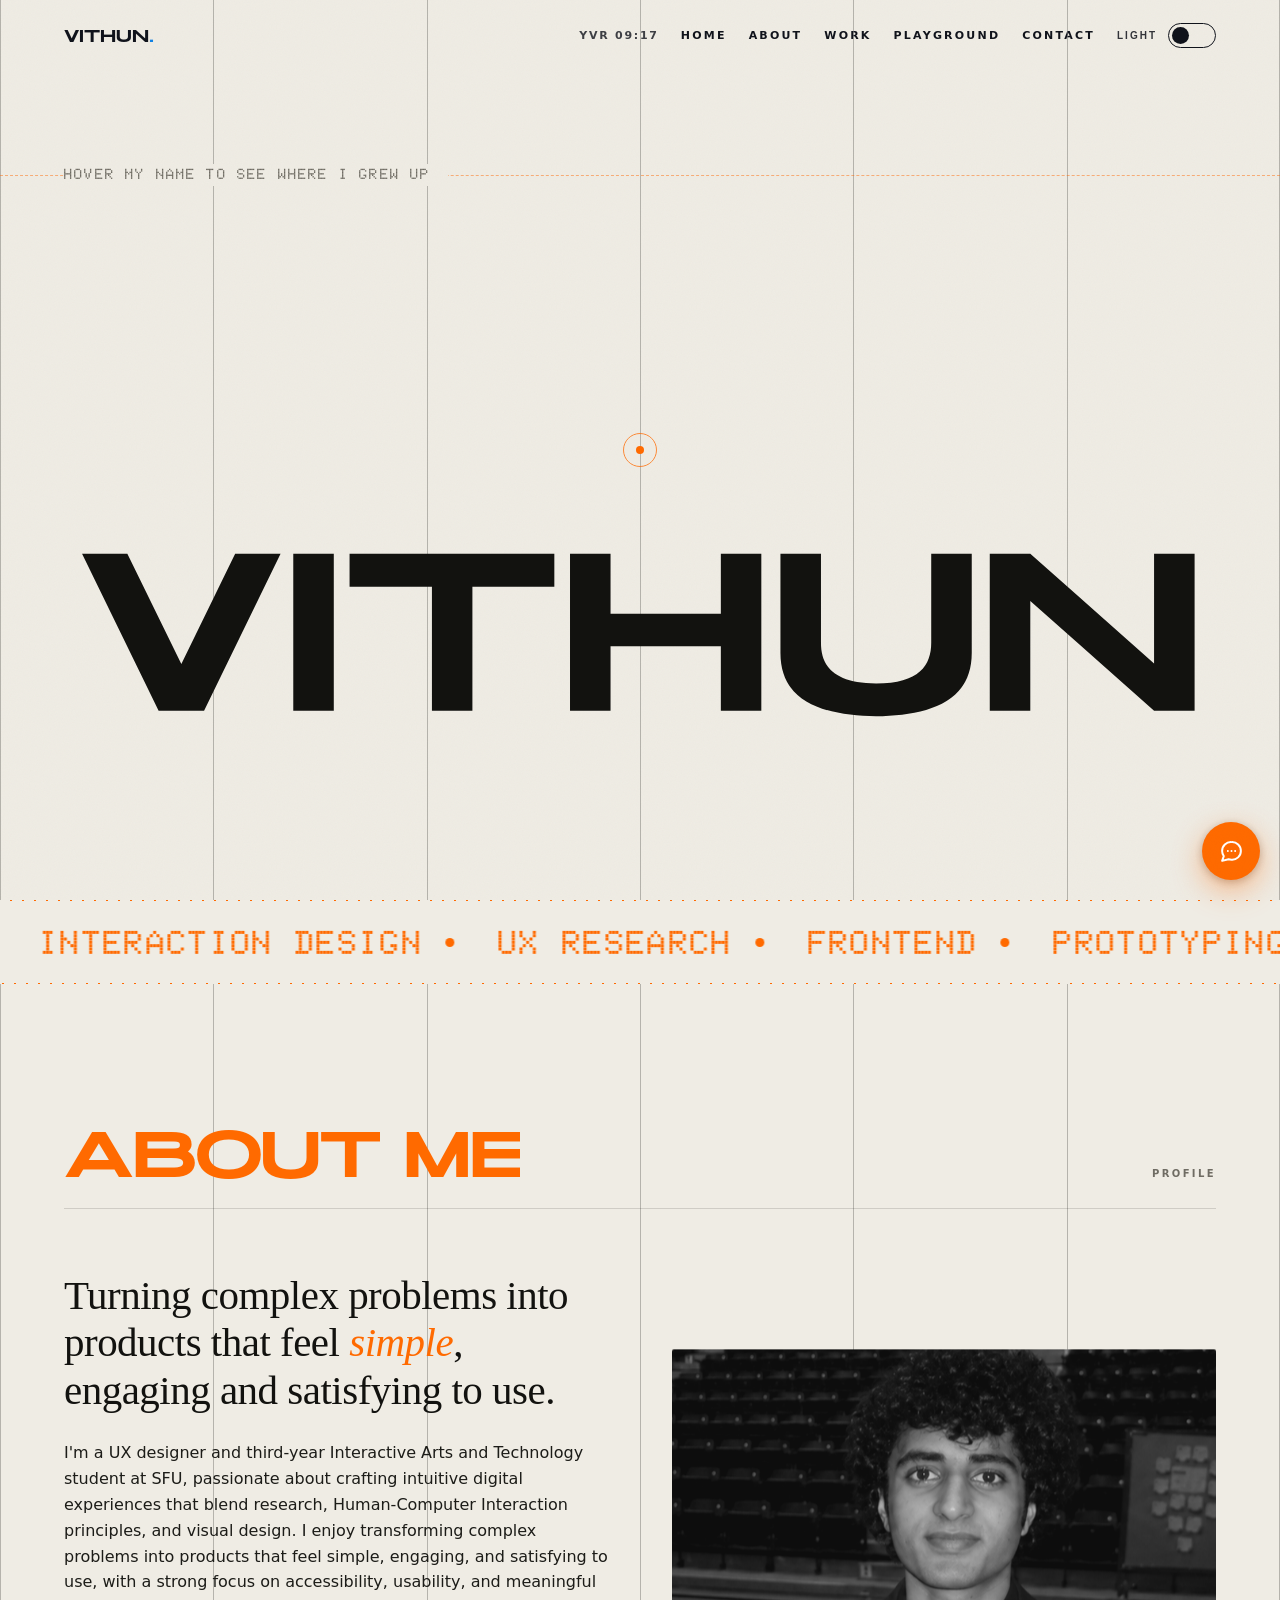
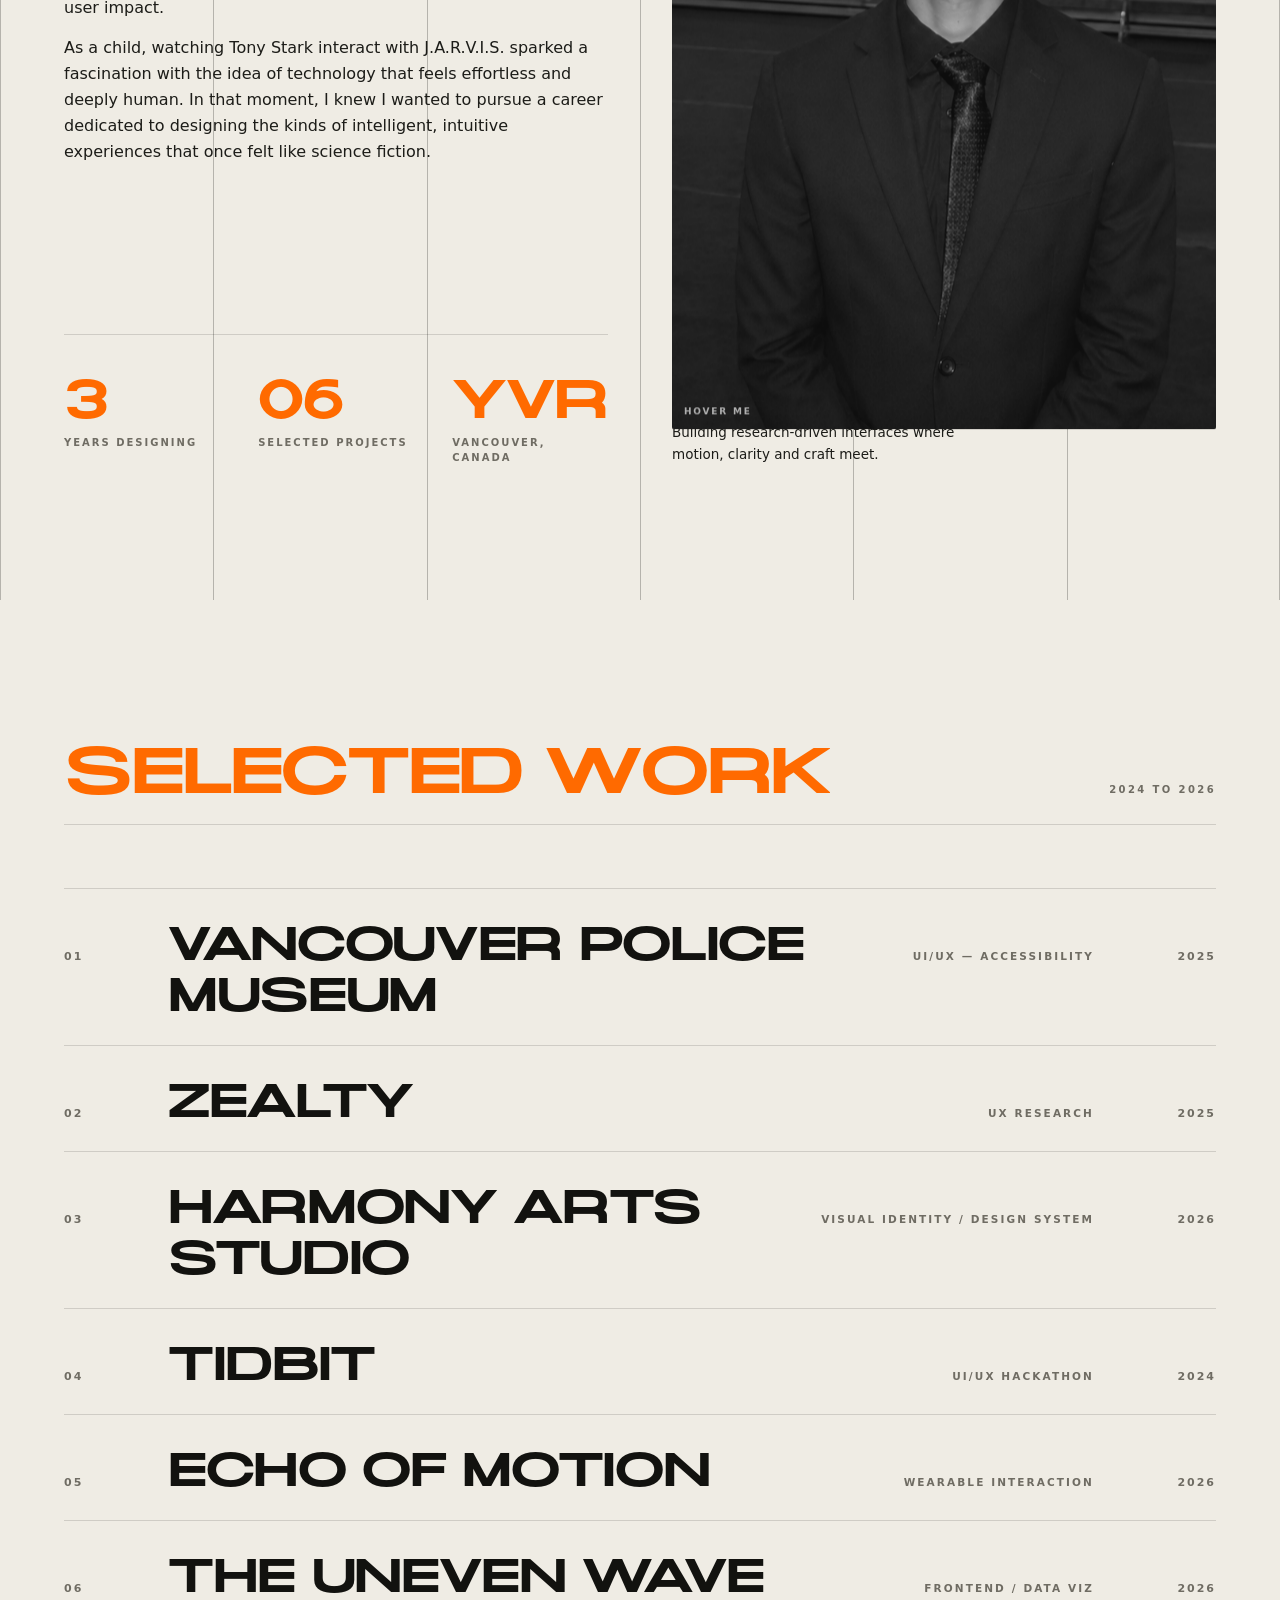
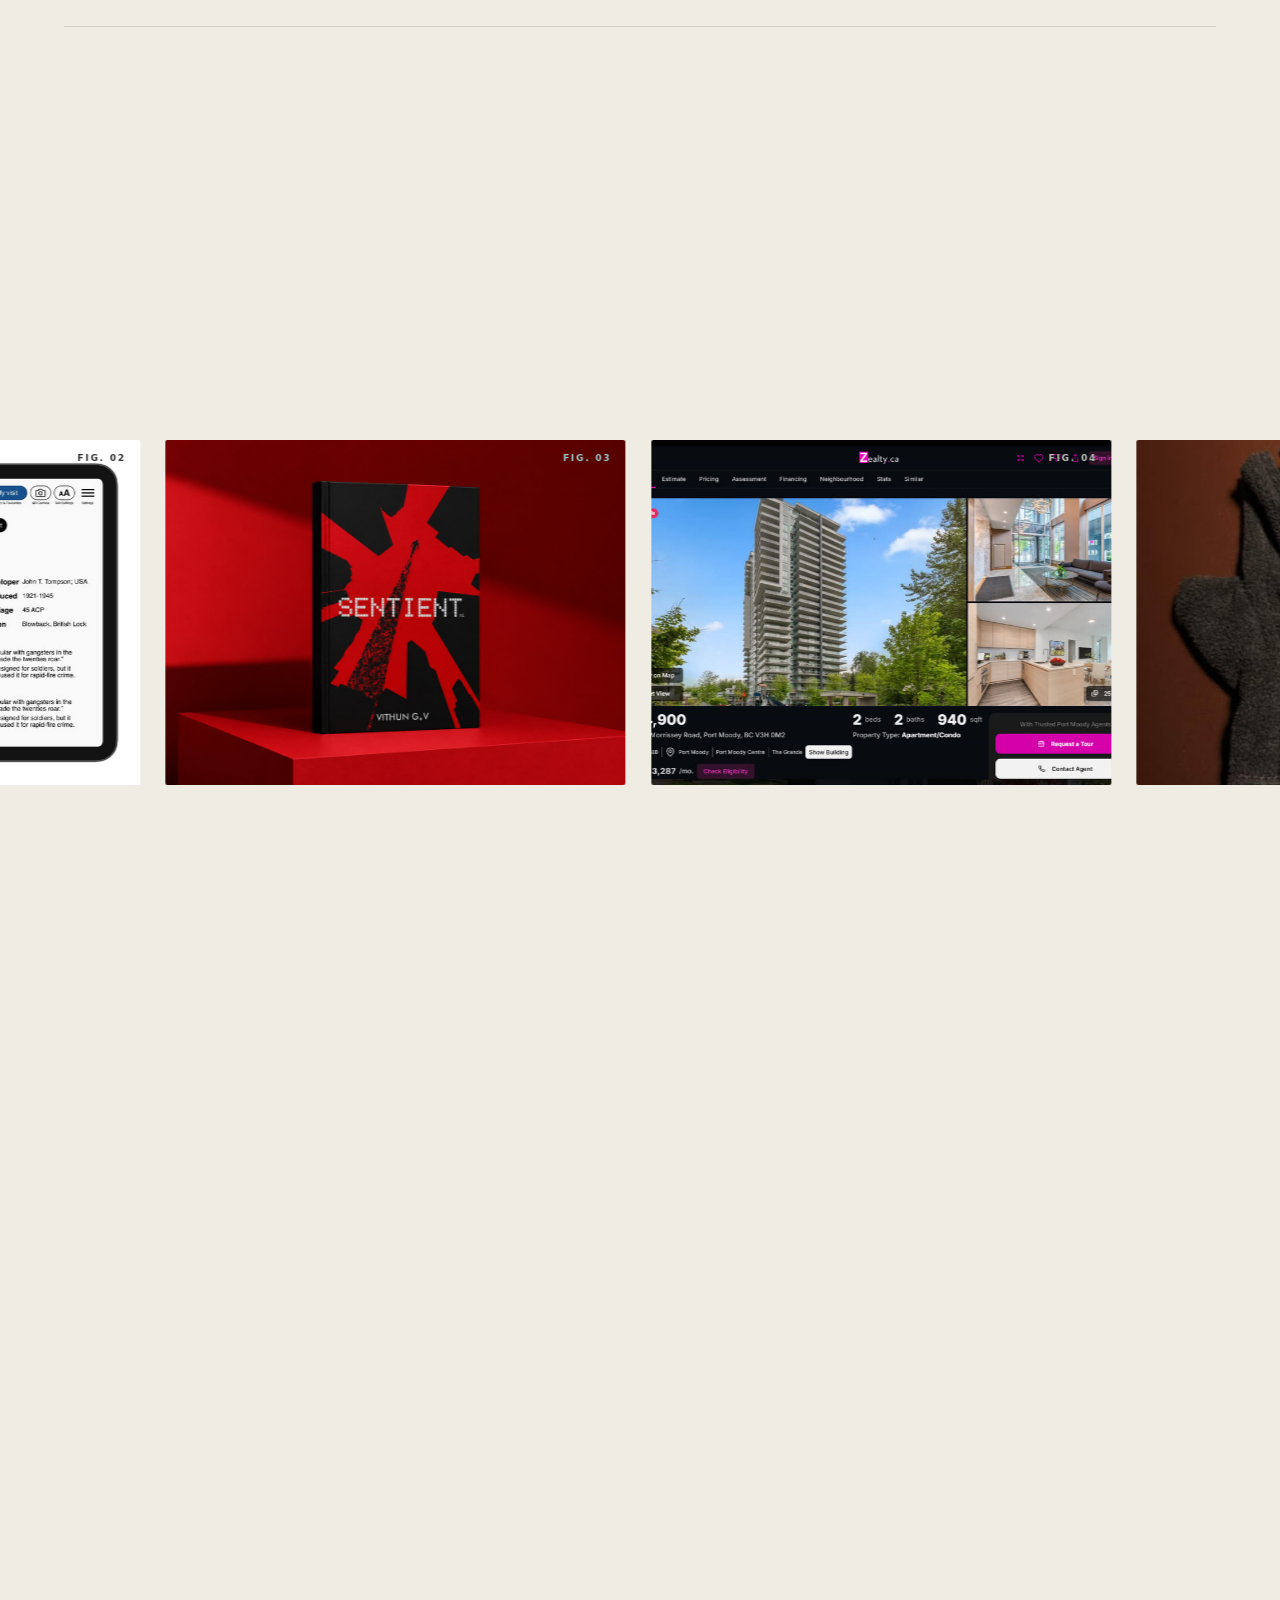
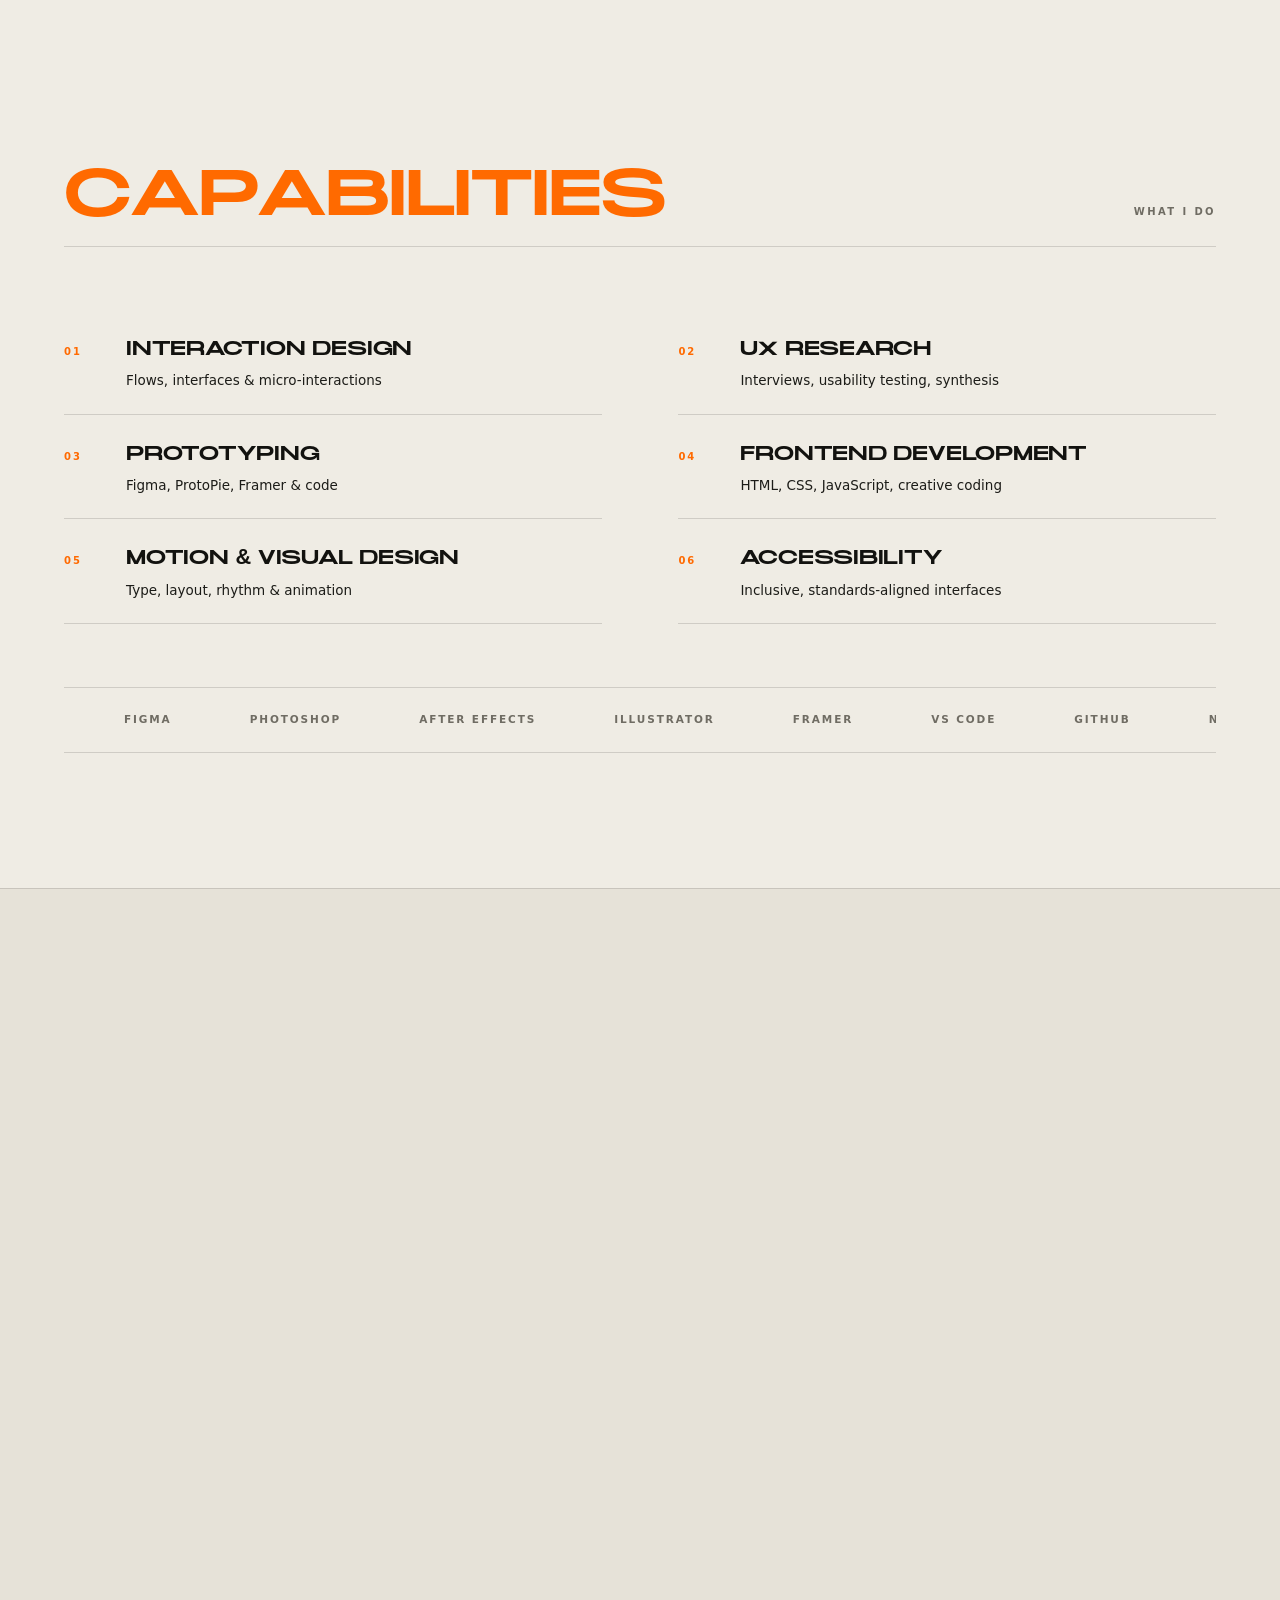
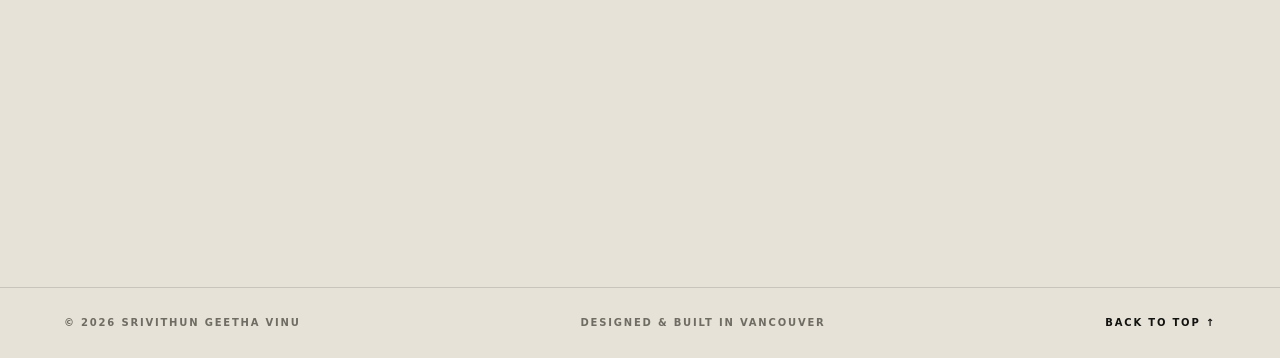
<file: index.html>
<!DOCTYPE html>
<html lang="en">
<head>
<meta charset="UTF-8">
<meta name="viewport" content="width=device-width,initial-scale=1,viewport-fit=cover">
<title>Vithun — UX Designer & Interaction Developer</title>
<meta name="description" content="Srivithun Geetha Vinu — UX designer and interaction developer based in Vancouver. Research-driven interfaces, motion, and frontend.">
<meta property="og:type" content="website">
<meta property="og:title" content="Vithun — UX Designer & Interaction Developer">
<meta property="og:description" content="Research-driven interfaces where motion, clarity and craft meet. Selected work, case studies and a short film.">
<meta property="og:image" content="th-VPMD.jpg">
<meta property="og:site_name" content="Vithun">
<meta name="twitter:card" content="summary_large_image">
<meta name="twitter:title" content="Vithun — UX Designer & Interaction Developer">
<meta name="twitter:description" content="Research-driven interfaces where motion, clarity and craft meet.">
<meta name="twitter:image" content="th-VPMD.jpg">
<link rel="preconnect" href="https://api.fontshare.com" crossorigin>
<link rel="preconnect" href="https://fonts.googleapis.com">
<link rel="preconnect" href="https://fonts.gstatic.com" crossorigin>
<link href="https://api.fontshare.com/v2/css?f[]=satoshi@400,500,700,900&f[]=zodiak@400,401&display=swap" rel="stylesheet">
<link href="https://fonts.googleapis.com/css2?family=Doto:wght@500;700;900&display=swap" rel="stylesheet">
<script>
/* Touch devices get the dedicated mobile build.

   NOT `pointer:coarse` on its own. That asks what the PRIMARY pointer is, and
   on a Windows laptop with a touchscreen the answer can be "touch" even though
   there is a trackpad right there — so those machines were being redirected to
   the phone build at full desktop width. It looks close enough to the desktop
   layout at 1080px that the giveaway was small: the header clock is not in the
   mobile build, so the time appeared to vanish.

   A device is a phone or tablet if the viewport is narrow, or if it has a
   coarse pointer and NO fine one at all. A touchscreen laptop has both, and
   stays here where it belongs.

   Add ?force to the URL to stay on this build regardless. */
(function(){
  if(/[?&]force\b/.test(location.search))return;
  var narrow=innerWidth<=760, touchOnly=false;
  try{
    touchOnly=matchMedia('(pointer:coarse)').matches &&
              !matchMedia('(any-pointer:fine)').matches;
  }catch(e){}
  if(narrow||touchOnly)location.replace('mobile.html'+location.hash);
})();
</script>
<script src="motion.js"></script>
<script src="clock.js" defer></script>
<script src="theme.js"></script>
<script src="softscroll.js"></script>
<script src="portrait-src.js"></script>
<script src="halftone.js" defer></script>
<!-- warm the sibling pages so the hop between them is as short as possible -->
<link rel="prefetch" href="about.html"><link rel="prefetch" href="work.html">
<style>
@font-face{font-family:'Humanism';src:url('fonts/humanism-bolddemo.otf') format('opentype');font-weight:700;font-display:swap}

:root{
  --paper:#EFECE4; --paper-2:#E6E2D8; --paper-3:#DCD7CB;
  --ink:#12120F; --ink-2:#1C1C18; --muted:#6F6C63;
  --rule:rgba(18,18,15,.14);
  --panel-bg:#12120F; --panel-fg:#EFECE4; --panel-rule:rgba(239,236,228,.16); --panel-muted:#8D8A80;
  --accent:#FF6A00; --accent-soft:rgba(255,106,0,.14); --orange:#FF6A00;
  --on-accent:#12120F;
  --ease:cubic-bezier(.16,1,.3,1);
  --ease-io:cubic-bezier(.65,0,.35,1);
  --pad:clamp(20px,5vw,88px);
}
html.dark{
  --paper:#111110; --paper-2:#171714; --paper-3:#232320;
  --ink:#EDEAE2; --ink-2:#D6D2C8; --muted:#8E8A80;
  --rule:rgba(237,234,226,.15);
  --panel-bg:#080807; --panel-fg:#EDEAE2; --panel-rule:rgba(237,234,226,.14); --panel-muted:#87847B;
}
html,body,section,footer,.ticker{transition:background-color .55s ease,color .55s ease}
*{margin:0;padding:0;box-sizing:border-box}
html{-webkit-text-size-adjust:100%;overflow-x:clip}
/* NB: no `scroll-behavior:smooth` here — it fights the JS soft-scroll below,
   which sets the scroll position every frame, and causes drift/jitter.      */
html,body{transition:background-color .5s ease,color .5s ease}

/* ---------------- base ---------------- */
body{background:var(--paper);color:var(--ink);font-family:'Satoshi','Inter',system-ui,sans-serif;
  font-weight:500;line-height:1.45;-webkit-font-smoothing:antialiased;overflow-x:clip}
body.lock{overflow:hidden;padding-right:var(--sbw,0px)}
img{display:block;max-width:100%}
a{color:inherit;text-decoration:none}
::selection{background:var(--accent);color:#12120F}
section{position:relative}
footer{display:flex;flex-wrap:wrap;gap:18px;justify-content:space-between;
  padding:28px var(--pad);background:var(--paper-2);color:var(--muted);
  border-top:1px solid var(--rule)}
footer span{font-size:10px;letter-spacing:.18em;text-transform:uppercase;font-weight:700}
footer a{color:var(--ink)}

/* ---------------- playground shell ----------------
   Without this the panel has no position and no clip, so it renders inline at
   the top of the document and sits open over the hero for ever. */
#pg{position:fixed;inset:0;z-index:460;background:var(--paper);color:var(--ink);
  pointer-events:none;overflow:hidden;
  clip-path:inset(100% 0 0 0);
  transition:clip-path .72s cubic-bezier(.76,0,.24,1)}
#pg.on{clip-path:inset(0 0 0 0);pointer-events:auto}
#pgCanvas,.pg-top{opacity:0;transform:translateY(20px);
  transition:opacity .5s var(--ease),transform .65s var(--ease)}
#pg.on #pgCanvas,#pg.on .pg-top{opacity:1;transform:none;transition-delay:.14s}
@media (prefers-reduced-motion:reduce){html:not(.motion-full) #pg{transition:opacity .2s ease;clip-path:none;opacity:0}html:not(.motion-full) #pg.on{opacity:1}}

/* ---------------- menu shell ---------------- */
#menu{position:fixed;inset:0;z-index:390;background:var(--panel-bg);color:var(--panel-fg);
  display:flex;flex-direction:column;justify-content:center;gap:2px;
  padding:calc(var(--pad) + env(safe-area-inset-top)) var(--pad) var(--pad);
  clip-path:inset(0 0 100% 0);pointer-events:none;
  transition:clip-path .72s cubic-bezier(.76,0,.24,1)}
#menu a{display:flex;align-items:baseline;gap:16px;
  font-family:'Humanism',sans-serif;font-weight:700;text-transform:uppercase;
  font-size:clamp(38px,7vw,78px);line-height:1.04;letter-spacing:-.03em;
  opacity:0;transform:translateY(26px);
  transition:opacity .5s var(--ease),transform .6s var(--ease)}
#menu a em{font-style:normal;font-size:11px;letter-spacing:.2em;color:var(--accent);flex:none}

/* ---------------- ticker ----------------
   One row, not three: the three .tk tracks are siblings that have to sit side by
   side so the marquee can loop seamlessly. The dotted rules ride the same
   offset the script writes into --dotA / --dotB. */
.ticker{position:relative;display:flex;overflow:hidden;padding:18px 0;background:var(--paper);
  background-image:
    repeating-linear-gradient(90deg,var(--accent) 0 2px,transparent 2px 12px),
    repeating-linear-gradient(90deg,var(--accent) 0 2px,transparent 2px 12px);
  background-size:200% 1px,200% 1px;
  background-position:var(--dotA,0) top,var(--dotB,0) bottom;
  background-repeat:no-repeat}

/* ---------------- the city label beside the hero prompt ---------------- */
/* pushed to the far end of the row, so the rule runs between the prompt and
   the place rather than trailing off after both */
.fl-now{position:relative;z-index:2;margin-left:auto;background:var(--paper);padding:0 0 0 18px;
  font-family:'Satoshi','Inter',system-ui,sans-serif;font-weight:700;
  font-size:clamp(11px,1.05vw,14px);letter-spacing:.18em;text-transform:uppercase;color:var(--accent);
  white-space:nowrap;opacity:0;transform:translateY(4px);
  transition:opacity .45s var(--ease),transform .45s var(--ease)}
.fl-now.on{opacity:1;transform:none}

/* ---------------- headings: the per-letter rise ----------------
   splitLetters() wraps each word in .wd and each character in .ch with a
   staggered delay. The word is the mask; the letters climb out of it, so the
   heading itself must not also fade in as a block. */
.sec-head h2 .wd,.ct-big .wd{display:inline-block;overflow:hidden;vertical-align:top;white-space:nowrap}
.sec-head h2 .ch,.ct-big .ch{display:inline-block;transform:translateY(108%);
  transition:transform .9s var(--ease)}
.sec-head h2.rv,.ct-big.rv{opacity:1;transform:none}
.sec-head h2.rv.in .ch,.ct-big.rv.in .ch{transform:none}
@media (prefers-reduced-motion:reduce){html:not(.motion-full) .sec-head h2 .ch,html:not(.motion-full) .ct-big .ch{transform:none}}

/* ==========================================================================
   REBUILT. This block was lost to a bad regex during the colour-mode removal
   and has been written back from the surviving markup, the responsive
   overrides further down (which document the desktop values they replace),
   and the header rules that still existed verbatim in about.html.
   ========================================================================== */

/* ---------------- grain, cursor ---------------- */
#grain{position:fixed;inset:0;z-index:9500;pointer-events:none;opacity:.038;mix-blend-mode:multiply;
  background-image:url("data:image/svg+xml,%3Csvg xmlns='http://www.w3.org/2000/svg' width='140' height='140'%3E%3Cfilter id='n'%3E%3CfeTurbulence type='fractalNoise' baseFrequency='.85' numOctaves='3'/%3E%3C/filter%3E%3Crect width='140' height='140' filter='url(%23n)'/%3E%3C/svg%3E")}
html.dark #grain{mix-blend-mode:screen;opacity:.05}
#cur,#curRing{position:fixed;top:0;left:0;z-index:9600;pointer-events:none;border-radius:50%;
  will-change:transform}
#cur{width:8px;height:8px;background:var(--accent);
  transition:width .3s var(--ease),height .3s var(--ease),background .3s}
#curRing{width:34px;height:34px;border:1px solid var(--accent);opacity:.75;
  transition:width .45s var(--ease),height .45s var(--ease),opacity .3s,border-color .3s}
#cur.lg{width:12px;height:12px}
#curRing.lg{width:62px;height:62px;opacity:1}
#cur.txt{width:0;height:0}
#curRing.txt{width:74px;height:74px;background:var(--accent);border-color:transparent;opacity:1}
#curRing.txt::after{content:attr(data-t)}
#cur.txt::after{content:attr(data-t);position:absolute;left:50%;top:50%;transform:translate(-50%,-50%);
  font-size:10px;letter-spacing:.16em;text-transform:uppercase;font-weight:700;color:#12120F;
  mix-blend-mode:normal;white-space:nowrap}
@media (hover:none),(max-width:760px){#cur,#curRing{display:none}}

/* ---------------- preloader ---------------- */
#pre{position:fixed;inset:0;z-index:9800;background:var(--panel-bg);color:var(--panel-fg);
  display:flex;align-items:flex-end;justify-content:space-between;gap:clamp(16px,4vw,60px);
  padding:clamp(22px,5vw,60px);overflow:hidden;
  transition:clip-path .8s cubic-bezier(.76,0,.24,1),opacity .42s ease .3s}
#pre.done{clip-path:inset(0 0 100% 0);opacity:0;pointer-events:none}
/* The loader is the fill. Orange rises from the floor of the screen in step
   with the percentage, rather than a hairline creeping along the bottom.

   The type sits over it in the accent with mix-blend-mode:difference, which is
   what makes it invert as the fill passes: orange against the dark ground
   above the line, black against the orange below it. Difference of the accent
   with itself is black, and with the near-black panel it is very nearly the
   accent again, so one colour covers both states with no scripting. */
#preFill{position:absolute;left:0;right:0;bottom:0;height:0;background:var(--accent);z-index:0;
  transition:height .3s cubic-bezier(.3,.8,.35,1)}
#pre .pname,#pre .pct{position:relative;z-index:1;
  color:var(--accent);mix-blend-mode:difference}
/* Set enormous and allowed to run off both edges, so what you see while it
   loads is a fragment of letterforms rather than a word. */
#pre .pname{font-family:'Humanism',sans-serif;font-weight:700;text-transform:uppercase;
  font-size:clamp(96px,21vw,300px);line-height:.78;letter-spacing:-.045em;
  display:flex;overflow:hidden;
  margin-left:calc(var(--pad) * -1);margin-right:calc(var(--pad) * -1);
  white-space:nowrap}
#pre .pname span{display:inline-block;transform:translateY(106%);
  transition:transform .8s var(--ease)}
#pre.in .pname span{transform:none}
#pre .pct{font-family:'Humanism',sans-serif;font-weight:700;
  font-size:clamp(38px,8vw,96px);line-height:.9;letter-spacing:-.03em;
  font-variant-numeric:tabular-nums}

/* ---------------- header, nav, menu ---------------- */
header{position:fixed;top:0;left:0;right:0;z-index:400;display:flex;align-items:center;
  justify-content:space-between;padding:22px var(--pad);mix-blend-mode:difference;color:#fff}
header .brand{font-family:'Humanism',sans-serif;font-weight:700;font-size:19px;text-transform:uppercase;
  text-decoration:none;color:inherit}
header .brand i{color:var(--accent);font-style:normal}
.navr{display:flex;align-items:center;gap:22px}
.clock{font-size:11px;letter-spacing:.16em;text-transform:uppercase;font-weight:700;opacity:.8;font-variant-numeric:tabular-nums}
.navlink{font-size:11px;letter-spacing:.2em;text-transform:uppercase;font-weight:700;position:relative;
  padding:4px 0;text-decoration:none;color:inherit}
.navlink::after{content:"";position:absolute;left:0;bottom:0;width:0;height:1px;background:#fff;
  transition:width .45s var(--ease)}
.navlink:hover::after,.navlink[aria-current]::after{width:100%}
.tglbtn{display:inline-flex;align-items:center;gap:11px;background:none;border:none;
  padding:12px 8px 12px 12px;margin:-12px -8px -12px -12px;position:relative;z-index:2;
  cursor:pointer;color:inherit;transition:opacity .3s}
.tglbtn:hover{opacity:.65}
.tgl-mini{font-size:10px;letter-spacing:.2em;text-transform:uppercase;font-weight:700;opacity:.85}
.tgl{position:relative;display:block;width:48px;height:25px;border:1px solid currentColor;border-radius:20px;
  background:none;flex:none;overflow:hidden;transition:background .45s var(--ease)}
.tgl .knob{position:absolute;top:3px;left:3px;width:17px;height:17px;border-radius:50%;background:currentColor;
  transition:transform .55s cubic-bezier(.5,1.6,.4,1),width .3s var(--ease)}
.tglbtn:active .tgl .knob{width:24px}
html.dark .tgl .knob{transform:translateX(23px)}
html.dark .tglbtn:active .tgl .knob{transform:translateX(16px)}
.tgl-row{display:flex;align-items:center;justify-content:space-between;width:100%;margin-top:34px;
  padding-top:22px;border-top:1px solid var(--panel-rule);font-size:11px;letter-spacing:.2em;
  text-transform:uppercase;font-weight:700;color:var(--panel-fg);
  opacity:0;transform:translateY(18px);transition:opacity .5s var(--ease) .42s,transform .6s var(--ease) .42s}
/* Both strokes live at the exact centre and are pushed apart in the CLOSED
   state, so the open state is a plain rotate with no translation at all. The
   previous version did the reverse — centred at rest, translated to meet — and
   any error in that arithmetic showed up as a lopsided X. There is no
   arithmetic left to get wrong: two identical lines, same origin, opposite
   rotations. The padding/negative-margin pair gives a 44px tap target without
   changing how it looks. */
#burger{display:none;width:30px;height:30px;position:relative;background:none;border:none;
  padding:8px;margin:-8px;box-sizing:content-box;cursor:pointer;color:inherit;
  -webkit-tap-highlight-color:transparent}
#burger span{position:absolute;left:8px;right:8px;top:50%;height:1.5px;margin-top:-.75px;
  background:currentColor;transform-origin:50% 50%;
  transition:transform .45s var(--ease)}
#burger span:nth-child(1){transform:translateY(-4.5px)}
#burger span:nth-child(2){transform:translateY(4.5px)}
body.menu-open #burger span:nth-child(1){transform:rotate(45deg)}
body.menu-open #burger span:nth-child(2){transform:rotate(-45deg)}
body.menu-open #menu{clip-path:inset(0 0 0 0);pointer-events:auto}
body.menu-open #menu a{opacity:1;transform:none}
body.menu-open #menu a:nth-child(1){transition-delay:.16s}
body.menu-open #menu a:nth-child(2){transition-delay:.23s}
body.menu-open #menu a:nth-child(3){transition-delay:.3s}
body.menu-open #menu a:nth-child(4){transition-delay:.37s}
body.menu-open #menu a:nth-child(5){transition-delay:.44s}
body.menu-open #menu .tgl-row{opacity:1;transform:none}

/* ---------------- reveal ---------------- */
.rv{opacity:0;transform:translateY(30px);transition:opacity .9s var(--ease),transform .9s var(--ease)}
.rv.in{opacity:1;transform:none}
.rv-d1{transition-delay:.09s}.rv-d2{transition-delay:.18s}.rv-d3{transition-delay:.27s}

/* ---------------- hero ---------------- */
.hero{position:relative;min-height:100svh;display:flex;flex-direction:column;justify-content:flex-start;
  padding:clamp(110px,17vh,200px) var(--pad) clamp(46px,10vh,110px);overflow:hidden}
.namewrap{margin-top:auto}
.gridlines{position:absolute;inset:0;display:grid;grid-template-columns:repeat(6,1fr);pointer-events:none;z-index:0}
/* An absolutely positioned box paints above inline content that is not itself
   positioned, which is why the rules were sitting on top of the text. Lifting
   the content into its own layer puts them back underneath. */
.sec>*:not(.gridlines),.hero>*:not(.gridlines){position:relative;z-index:1}
/* The rules are drawn, not decorated. Each column carries a solid hairline that
   scales down from the top the first time it is seen — the hero's on load, the
   About section's as it arrives — so they read as being ruled onto the page
   rather than sitting there or sliding about. They take the ink, so they turn
   over with the theme. */
.gridlines i{position:relative;overflow:hidden;
  --gl:color-mix(in oklab,var(--ink) 26%,transparent)}
.gridlines i::after,.gridlines i:last-child::before{
  content:"";position:absolute;top:0;bottom:0;width:1px;background:var(--gl);
  transform:scaleY(0);transform-origin:top;
  transition:transform 2s cubic-bezier(.22,.85,.24,1)}
.gridlines i::after{left:0}
.gridlines i:last-child::before{right:0}
/* the columns are ruled left to right, a beat apart */
.gridlines i:nth-child(1)::after{transition-delay:0s}
.gridlines i:nth-child(2)::after{transition-delay:.12s}
.gridlines i:nth-child(3)::after{transition-delay:.24s}
.gridlines i:nth-child(4)::after{transition-delay:.36s}
.gridlines i:nth-child(5)::after{transition-delay:.48s}
.gridlines i:nth-child(6)::after{transition-delay:.6s}
.gridlines i:last-child::before{transition-delay:.72s}

/* the hero draws once the loader has cleared. #heroLines.in is the hook the
   script sets; body.lines-in lands at the same moment and is kept as a belt */
#heroLines.in i::after,#heroLines.in i:last-child::before,
body.lines-in .hero .gridlines i::after,
body.lines-in .hero .gridlines i:last-child::before{transform:scaleY(1)}

/* and About picks the same lines up and carries them down its own section */
#about .gridlines.rv{opacity:1;transform:none}
#about .gridlines.rv.in i::after,
#about .gridlines.rv.in i:last-child::before{transform:scaleY(1)}

@supports not (color:color-mix(in oklab,red 50%,blue)){
  .gridlines i{--gl:var(--rule)}
}
@media (prefers-reduced-motion:reduce){html:not(.motion-full) .gridlines i::after,html:not(.motion-full) .gridlines i:last-child::before{transition:none;transform:scaleY(1)}}
@supports not (color:color-mix(in oklab,red 50%,blue)){
  .gridlines i{--gl:var(--rule)}
}
@media (prefers-reduced-motion:reduce){html:not(.motion-full) .gridlines i{animation:none}}
/* The clip rises up its own column, and sinks back down on the way out. Slower
   leaving than arriving on purpose: a city appearing should feel quick, a city
   leaving should not snap off.

   Two things stop it reading as a rigid panel on rails. The curve is a long
   ease-out rather than the site's usual snappy one, and the footage inside
   counter-moves: the frame travels up while the picture inside it settles
   downward, which is what makes a reveal feel like it has weight.        */
.gl-img{position:absolute;inset:0;opacity:0;transform:translateY(100%);
  transition:transform .82s cubic-bezier(.19,.86,.22,1),
             opacity .42s cubic-bezier(.19,.86,.22,1)}
.gl-img video,.gl-img.blank{transform:translateY(-14%) scale(1.06);
  transition:transform .95s cubic-bezier(.19,.86,.22,1)}
.gridlines i.show .gl-img{opacity:1;transform:translateY(0);
  transition:transform .62s cubic-bezier(.19,.86,.22,1),
             opacity .26s cubic-bezier(.19,.86,.22,1)}
.gridlines i.show .gl-img video,.gridlines i.show .gl-img.blank{
  transform:translateY(0) scale(1.02);
  transition:transform .78s cubic-bezier(.19,.86,.22,1)}
.gl-inner{position:absolute;inset:0;display:block;overflow:hidden}
/* Same off-centre framing as the phone build, and the desktop tiles crop it
   harder still. Keyed on data-src here because that is the attribute this
   build carries — it lazy-loads, so the real src is empty until first use. */
.gl-img video[data-src="city-singapore.mp4"]{object-position:30% center}
.gl-img video{width:100%;height:100%;object-fit:cover;display:block;filter:saturate(.9) contrast(1.02)}
.gl-img.blank{background:var(--pc,var(--paper-3))}
.hero .flight{position:relative;z-index:2;height:44px;display:flex;align-items:center;
  margin-bottom:14px}
/* full bleed: it breaks the page padding on both sides so the rule reaches
   both edges of the screen rather than stopping at the text column */
.fl-track{position:absolute;left:calc(var(--pad) * -1);right:calc(var(--pad) * -1);top:50%;height:0;
  border-top:1px dashed color-mix(in oklab,var(--accent) 48%,transparent);
  transform:scaleX(0);transform-origin:left;transition:transform 1.4s var(--ease) .3s}
@supports not (color:color-mix(in oklab,red 50%,blue)){.fl-track{border-top-color:var(--accent)}}
body.lines-in .fl-track{transform:scaleX(1)}
.fl-tag{position:relative;z-index:2;background:var(--paper);padding-right:18px;
  font-family:'Doto','Courier New',monospace;font-weight:900;
  font-size:clamp(12px,1.15vw,16px);letter-spacing:.08em;text-transform:uppercase;color:var(--muted);
  transition:opacity .45s var(--ease)}
.fl-tag.dim{opacity:0}
.namewrap{position:relative;z-index:2;width:100%}
#nameSvg{display:block;width:100%;height:auto;overflow:visible}
.nametext{font-family:'Humanism',sans-serif;font-weight:700;fill:var(--ink);
  font-size:170px;letter-spacing:-.02em}
.nametext tspan{transition:fill .45s var(--ease),opacity .6s var(--ease),transform .8s var(--ease);
  transform-box:fill-box;transform-origin:50% 100%}
.namewrap.intro .nametext tspan{opacity:0;transform:translateY(28%)}
.namewrap.intro.pop .nametext tspan{opacity:1;transform:none}
.namewrap.picking .nametext tspan{opacity:.3}
.nametext tspan.hot{opacity:1;fill:var(--accent)}
/* Not a grid. fit() measures each glyph's own box and writes left/width onto
   these buttons, so they have to be absolutely placed. As six equal columns
   they only lined up with a letter here and there, which is why hovering
   worked at the edges and the middle and nowhere else.               */
.hitrow{position:absolute;inset:0;z-index:3}
.hitrow .hit{position:absolute;background:none;border:none;padding:0;margin:0;cursor:pointer;
  -webkit-appearance:none;appearance:none}
.hitrow .hit:focus-visible{outline:3px solid var(--accent);outline-offset:-3px;border-radius:2px}

/* ---------------- ticker ---------------- */
.ticker span{display:inline-flex;align-items:center;gap:22px;
  font-family:'Doto','Courier New',monospace;font-weight:900;color:var(--accent);
  text-transform:uppercase;font-size:clamp(20px,2.6vw,34px);padding:0 22px;
  white-space:nowrap;letter-spacing:.04em}
.ticker span::after{content:"";width:9px;height:9px;border-radius:50%;background:var(--accent);flex:none}
.tk{display:flex;flex:none;will-change:transform}

/* ---------------- section frame ---------------- */
.sec{position:relative;padding:clamp(90px,15vh,180px) var(--pad)}
.sec-head{display:flex;align-items:baseline;justify-content:space-between;gap:24px;
  border-bottom:1px solid var(--rule);padding-bottom:22px;margin-bottom:clamp(40px,7vh,80px)}
.sec-head h2{font-family:'Humanism',sans-serif;font-weight:700;text-transform:uppercase;
  font-size:clamp(30px,6vw,74px);line-height:.9;letter-spacing:-.03em;color:var(--accent)}
.lbl{font-size:10px;letter-spacing:.24em;text-transform:uppercase;font-weight:700;color:var(--muted);
  flex:none}

/* ---------------- about ---------------- */
.abt-grid{display:grid;grid-template-columns:1fr 1fr;gap:clamp(30px,5vw,74px);align-items:stretch}
.abt-copy{display:flex;flex-direction:column}
.abt-copy .statement{font-family:'Zodiak','Times New Roman',serif;font-weight:400;
  font-size:clamp(26px,3.2vw,46px);line-height:1.16;margin-bottom:38px;max-width:26ch;
  letter-spacing:-.012em}
.abt-copy .statement em{font-style:italic;color:var(--accent)}
/* The column is as tall as the portrait beside it, and on a wide screen that
   leaves a lot of free space. It used to be split by TWO auto margins — one
   above the copy and one above the figures — which pushed the paragraphs into
   the middle and opened a gulf under the statement. Only the figures take the
   slack now, so the copy reads as one block under the heading and the free
   space collects in one place, at the bottom, where it looks deliberate. */
.abt-copy .statement{margin-bottom:clamp(22px,2vw,30px)}
.abt-copy p{font-size:clamp(16px,1.12vw,18px);line-height:1.62;color:var(--ink-2);
  margin-bottom:clamp(14px,1.1vw,18px);max-width:58ch}
.abt-right{max-width:none}
.abt-lede{margin-top:22px;font-size:13.5px;line-height:1.65;color:var(--ink-2);max-width:34ch}
.abt-lede b{color:var(--ink)}
.figwrap{position:relative;overflow:hidden;border-radius:2px;background:var(--paper-3);aspect-ratio:4/5;
  cursor:pointer;will-change:transform}
.figwrap svg{position:absolute;left:0;right:0;top:-28%;width:100%;height:128%;display:block;will-change:transform}
/* The dot screen reads best as light dots on a dark ground, so it holds that
   in light mode too rather than flipping to dark-on-cream. */
#figDotRect{fill:var(--panel-bg)}
#figDotWrap{opacity:0}
#figDotWrap.ready{opacity:1}
#figDotWrap foreignObject{overflow:visible}
#figDotCv{display:block;width:400px;height:500px}
#figDotWrap.ready ~ #figInv{opacity:0}
#figBase{filter:grayscale(1) brightness(1.06) contrast(.9)}
#figInv{filter:grayscale(1) invert(1) brightness(1.04) contrast(.9)}
.figwrap .hint{position:absolute;left:12px;bottom:11px;z-index:3;font-size:9px;letter-spacing:.2em;
  text-transform:uppercase;font-weight:700;color:#fff;mix-blend-mode:difference;opacity:.75;
  pointer-events:none;transition:opacity .4s}
.figwrap:hover .hint{opacity:0}
.figcap{display:flex;justify-content:space-between;margin-top:10px;font-size:10px;letter-spacing:.18em;
  text-transform:uppercase;color:var(--muted);font-weight:700}
/* margin-top:auto drops these to the foot of the copy column, so they fill the
   gap under the paragraphs instead of sitting tight against them */
.facts{display:grid;grid-template-columns:repeat(3,1fr);gap:clamp(18px,3vw,44px);
  margin-top:auto;padding-top:34px;border-top:1px solid var(--rule)}
.fact b{display:block;font-family:'Humanism',sans-serif;font-weight:700;
  font-size:clamp(38px,4.8vw,68px);line-height:.9;letter-spacing:-.025em;
  color:var(--accent);margin-bottom:11px}
.fact span{display:block;font-size:10px;letter-spacing:.2em;text-transform:uppercase;
  color:var(--muted);font-weight:700;line-height:1.5}

/* ---------------- work list ---------------- */
.wlist{border-top:1px solid var(--rule);transition:opacity .4s ease}
.wrow{position:relative;display:grid;grid-template-columns:78px 1fr auto 96px;gap:26px;align-items:baseline;
  padding:clamp(22px,3vh,34px) 0;border-bottom:1px solid var(--rule);text-decoration:none;color:inherit;
  transition:color .4s var(--ease)}
.swipe{position:absolute;left:calc(var(--pad) * -1);right:calc(var(--pad) * -1);top:0;bottom:0;z-index:0;
  background:var(--pc,var(--accent));opacity:0;transform:scaleY(.4);transform-origin:bottom;
  transition:opacity .5s var(--ease),transform .5s var(--ease)}
/* the row fills with the project's own colour and the type is knocked out of
   it in the page's ink, so it flips with the theme */
.wrow.hot .swipe,.wrow.kbon .swipe{opacity:1;transform:none}
/* --pcink is worked out per project from its own colour, so the title is
   legible on its own fill in either theme rather than following the page ink
   and going pale-on-pale in dark mode. */
.wrow.hot,.wrow.kbon{color:var(--pcink,#12120F)}
.wrow.hot .wnum,.wrow.hot .wcat,.wrow.hot .wyear,
.wrow.kbon .wnum,.wrow.kbon .wcat,.wrow.kbon .wyear{color:inherit;opacity:.72}
.wrow>*:not(.swipe){position:relative;z-index:1}
.wnum{font-size:11px;letter-spacing:.2em;font-weight:700;color:var(--muted)}
.wname{font-family:'Humanism',sans-serif;font-weight:700;text-transform:uppercase;
  font-size:clamp(26px,4.2vw,58px);line-height:.95;letter-spacing:-.025em;
  transition:color .4s var(--ease),transform .5s var(--ease)}
.wrow.hot .wname,.wrow.kbon .wname{color:inherit}
.wcat{font-size:10.5px;letter-spacing:.2em;text-transform:uppercase;font-weight:700;color:var(--muted)}
.wyear{font-size:11px;letter-spacing:.18em;font-weight:700;color:var(--muted);text-align:right}
.wmob{display:none}
.wlist.kbdim .wrow:not(.kbon){opacity:.42}
/* a pale project colour cannot carry the title on its own, so it is pulled
   toward the ink until it can. Named by the builder via isLight(). */
/* --pcink already handles the pale ones, so lightbg needs no override */
#wfloat{position:fixed;top:0;left:0;z-index:320;width:clamp(200px,20vw,300px);aspect-ratio:4/3;
  pointer-events:none;opacity:0;overflow:hidden;border-radius:3px;
  box-shadow:0 30px 70px rgba(0,0,0,.3);transition:opacity .4s ease;will-change:transform}
#wfloat.on{opacity:1}
#wfloatImg{width:100%;height:100%;object-fit:cover;display:block}

/* ---------------- horizontal gallery ---------------- */
.hscroll{position:relative;height:340vh}
.hstick{position:sticky;top:0;height:100svh;display:flex;align-items:center;overflow:hidden}
.htrack{display:flex;gap:clamp(16px,2vw,34px);padding:0 var(--pad);will-change:transform}
.hitem{position:relative;flex:none;width:min(38vw,460px);margin:0;overflow:hidden;border-radius:2px;
  background:var(--paper-3)}
.hitem img{width:100%;aspect-ratio:4/3;object-fit:cover;display:block;
  transition:transform 1s var(--ease),filter .5s var(--ease)}
.hitem.hot img{transform:scale(1.04)}
.hcap{position:absolute;left:0;right:0;bottom:0;padding:16px;z-index:2;
  font-size:11px;letter-spacing:.18em;text-transform:uppercase;font-weight:700;color:#fff;
  background:linear-gradient(transparent,rgba(0,0,0,.62));
  opacity:0;transform:translateY(8px);transition:opacity .4s var(--ease),transform .5s var(--ease)}
.hitem.hot .hcap{opacity:1;transform:none}
.hitem b{position:absolute;top:12px;right:14px;z-index:2;font-size:9px;letter-spacing:.2em;
  text-transform:uppercase;color:#fff;mix-blend-mode:difference;opacity:.8}

/* ---------------- capabilities ---------------- */
.cap-grid{display:grid;grid-template-columns:1fr 1fr;gap:0 clamp(30px,6vw,90px)}
.caprow{display:grid;grid-template-columns:44px 1fr;gap:6px 18px;align-items:baseline;
  padding:22px 0;border-bottom:1px solid var(--rule)}
.caprow em{font-style:normal;font-size:10px;letter-spacing:.2em;font-weight:700;color:var(--accent)}
.caprow h4{font-family:'Humanism',sans-serif;font-weight:700;text-transform:uppercase;
  font-size:clamp(17px,1.7vw,24px);letter-spacing:-.01em}
.caprow p{grid-column:2;font-size:13.5px;line-height:1.65;color:var(--ink-2);max-width:46ch}
.toolbar{margin-top:clamp(40px,7vh,80px);display:flex;overflow:hidden;
  border-top:1px solid var(--rule);border-bottom:1px solid var(--rule);padding:20px 0}
.tool{display:inline-flex;align-items:center;gap:10px;padding:0 22px;white-space:nowrap;flex:none}
.tool img{width:24px;height:24px;object-fit:contain;display:block}
.tool span{font-size:10.5px;letter-spacing:.18em;text-transform:uppercase;font-weight:700;color:var(--muted)}

/* ---------------- contact ---------------- */
/* these used to be a permanently dark panel, so light mode ended on a black
   block. They read from the page palette now and turn over with it. */
.sec.contact{background:var(--paper-2);color:var(--ink);border-top:1px solid var(--rule)}
.sec.contact .lbl{color:var(--muted)}
.avail{display:inline-flex;align-items:center;gap:10px;font-size:11px;letter-spacing:.18em;
  text-transform:uppercase;font-weight:700;color:var(--muted);margin-bottom:22px}
.avail .dot{width:8px;height:8px;border-radius:50%;background:var(--accent);flex:none;
  animation:pulseDot 2.4s ease-in-out infinite}
@keyframes pulseDot{0%,100%{opacity:1;transform:scale(1)}50%{opacity:.45;transform:scale(.78)}}
.ct-big{font-family:'Humanism',sans-serif;font-weight:700;text-transform:uppercase;
  font-size:clamp(46px,10vw,132px);line-height:.88;letter-spacing:-.035em;
  margin-bottom:clamp(40px,7vh,80px)}
.ct-big em{font-style:normal;color:var(--accent)}
.ct-grid{display:grid;grid-template-columns:1fr 1fr;gap:clamp(26px,5vw,70px)}
.ct-line{display:flex;align-items:baseline;gap:18px;padding:15px 0;
  border-bottom:1px solid var(--rule)}
.ct-line span{flex:none;width:88px;font-size:10px;letter-spacing:.2em;text-transform:uppercase;
  font-weight:700;color:var(--muted)}
.ct-line a,.ct-line b{font-size:clamp(15px,1.4vw,19px);color:var(--ink);text-decoration:none;
  transition:color .3s}
.ct-line a:hover{color:var(--accent)}
.socials{display:flex;gap:12px;margin-top:28px}
.soc{width:44px;height:44px;border:1px solid var(--rule);border-radius:50%;
  display:flex;align-items:center;justify-content:center;transition:background .35s,border-color .35s}
.soc svg{width:18px;height:18px;fill:var(--ink)}
.soc:hover{background:var(--accent);border-color:var(--accent)}
.soc:hover svg{fill:#12120F}
#pgCanvas{position:absolute;inset:0;touch-action:none;cursor:grab;overflow:hidden}
#pgCanvas.grabbing{cursor:grabbing}
#pgWorld{position:absolute;inset:0;transform-origin:50% 50%;will-change:transform}
.pgtile{position:absolute;top:0;left:0;will-change:transform}
.pgtile.far{z-index:1}.pgtile.mid{z-index:2}.pgtile.near{z-index:3}
.pgtile.far .pgtile-in{opacity:.72}
.pgtile.mid .pgtile-in{opacity:.9}
/* short-film panel */
.play{position:absolute;left:50%;top:50%;transform:translate(-50%,-50%);z-index:3;width:48px;height:48px;
  border-radius:50%;background:rgba(10,10,8,.5);-webkit-backdrop-filter:blur(4px);backdrop-filter:blur(4px);
  border:1px solid rgba(255,255,255,.5);transition:transform .45s var(--ease),background .35s}
.play::after{content:"";position:absolute;left:52%;top:50%;transform:translate(-50%,-50%);
  border-left:13px solid #fff;border-top:8px solid transparent;border-bottom:8px solid transparent}
.play.big{width:74px;height:74px}
.play.big::after{border-left-width:20px;border-top-width:12px;border-bottom-width:12px}
/* inside a preview the play badge is the button, so it has to take clicks itself */
.prevcard .play.big{pointer-events:auto;cursor:pointer;display:block;
  transition:transform .35s var(--ease),background .3s}
.prevcard .play.big:hover{transform:translate(-50%,-50%) scale(1.09);background:var(--accent)}
.pgtile.film:hover .play{transform:translate(-50%,-50%) scale(1.12);background:var(--accent)}
.prevcard.filmcard .go{display:inline-flex;align-items:center;text-decoration:none}
/* novel panel */
.prevcard.bookcard .shot{background:#14121c;display:flex;flex-direction:column;justify-content:center;
  gap:12px;padding:20px;overflow:auto}
.prevcard.bookcard .shot figure{display:flex;flex-direction:column;gap:7px}
.prevcard.bookcard .shot img{width:100%;height:auto;object-fit:contain;border-radius:2px;
  box-shadow:0 14px 34px rgba(0,0,0,.5)}
.prevcard.bookcard .shot figcaption{font-size:8.5px;letter-spacing:.2em;text-transform:uppercase;
  font-weight:700;color:rgba(255,255,255,.42)}
.prevcard.bookcard .synopsis{max-height:30vh;overflow:auto;padding-right:6px}
.prevcard.bookcard .synopsis p{font-size:13.5px;line-height:1.62}
.prevcard.bookcard .synopsis p+p{margin-top:11px}
.prevcard.bookcard .covernote{font-size:11px;line-height:1.5;color:var(--panel-fg);opacity:.75;
  border-left:2px solid var(--pc,var(--accent));padding-left:11px;max-height:none;overflow:visible}
.soon{display:inline-flex;align-items:center;gap:10px;margin-top:6px;align-self:flex-start;
  border:1px solid var(--panel-rule);border-radius:60px;padding:12px 22px;
  font-size:10px;letter-spacing:.16em;text-transform:uppercase;font-weight:700;color:var(--panel-fg)}
.soon i{width:7px;height:7px;border-radius:50%;background:var(--pc,var(--accent));flex:none}
.pgtile-in{position:relative;width:100%;height:100%;overflow:hidden;border-radius:3px;background:var(--paper-3);
  transition:transform .55s var(--ease),box-shadow .55s var(--ease),opacity .5s var(--ease);will-change:transform}
.pgtile img{width:100%;height:100%;object-fit:cover;display:block;filter:saturate(1.06);
  transition:filter .6s var(--ease),transform 1s var(--ease);transform:scale(1.05)}
.pgtile-meta{position:absolute;left:12px;bottom:11px;right:12px;z-index:2;opacity:0;transform:translateY(8px);
  transition:opacity .45s var(--ease),transform .45s var(--ease)}
.pgtile-meta b{display:block;font-family:'Humanism',sans-serif;font-weight:700;text-transform:uppercase;
  font-size:14px;letter-spacing:.02em;color:#fff;line-height:1.1}
.pgtile-meta span{display:block;margin-top:3px;font-size:9px;letter-spacing:.2em;text-transform:uppercase;
  font-weight:700;color:var(--accent)}
.pgtile-in::after{content:"";position:absolute;inset:0;background:linear-gradient(transparent 45%,rgba(0,0,0,.72));
  opacity:0;transition:opacity .45s var(--ease);pointer-events:none}
@media (hover:hover){
  .pgtile:hover .pgtile-in{transform:scale(1.03);box-shadow:0 30px 60px rgba(0,0,0,.35);opacity:1}
  .pgtile:hover img{filter:saturate(1.18) contrast(1.04);transform:scale(1)}
  .pgtile:hover .pgtile-meta{opacity:1;transform:none}
  .pgtile:hover .pgtile-in::after{opacity:1}
}
.pg-top{position:absolute;top:22px;left:var(--pad);right:var(--pad);display:flex;justify-content:space-between;
  align-items:flex-start;gap:20px;z-index:3;pointer-events:none}
.pg-top h4{font-family:'Doto','Courier New',monospace;font-weight:900;color:var(--accent);font-size:clamp(15px,2vw,24px);
  letter-spacing:.06em;text-transform:uppercase;line-height:1.2}
.pg-top p{font-size:10px;letter-spacing:.2em;text-transform:uppercase;color:var(--muted);font-weight:700;text-align:right;line-height:2}
/* difference blending keeps it readable over whatever tile is passing under it */
/* The outer button owns the magnet and nothing else: a hover rule or an entrance
   animation writing transform here would overwrite the offset every frame, which
   is exactly why it refused to follow the cursor. The ring, the cross and the
   spin all live on the inner element, and the orange fill sits underneath in
   normal blending so it reads as orange rather than being inverted.        */
.pg-x{position:absolute;top:14px;right:calc(var(--pad) - 8px);z-index:5;width:60px;height:60px;
  border:none;background:none;border-radius:50%;padding:0;cursor:pointer;pointer-events:none;
  transform:translate3d(var(--mx,0px),var(--my,0px),0);will-change:transform}
#pg.on .pg-x{pointer-events:auto}   /* only clickable while the playground is open — it used to sit
                                       invisibly over the header and swallow clicks on the theme switch */
.pg-x::before{content:"";position:absolute;inset:6px;border-radius:50%;background:var(--accent);
  opacity:0;transform:scale(.7);
  transition:opacity .32s ease,transform .5s cubic-bezier(.22,1.3,.36,1)}
.pg-x:hover::before{opacity:1;transform:scale(1)}
.pg-x i{position:absolute;inset:6px;border-radius:50%;border:1px solid var(--rule);
  mix-blend-mode:difference;color:#fff;
  transition:transform .5s var(--ease),border-color .32s ease}
.pg-x:hover i{transform:rotate(90deg);border-color:transparent}
.pg-x i::before,.pg-x i::after{content:"";position:absolute;left:50%;top:50%;width:17px;height:1.5px;
  margin:-.75px 0 0 -8.5px;background:currentColor}
.pg-x i::before{transform:rotate(45deg)}.pg-x i::after{transform:rotate(-45deg)}

/* project preview card */
#pgPrev{position:absolute;inset:0;z-index:8;display:flex;align-items:center;justify-content:center;
  padding:var(--pad);opacity:0;pointer-events:none;transition:opacity .4s ease}
#pgPrev.on{opacity:1;pointer-events:auto}
#pgPrev .scrim{position:absolute;inset:0;background:var(--paper);opacity:0;
  -webkit-backdrop-filter:blur(0px);backdrop-filter:blur(0px);
  transition:opacity .5s ease,backdrop-filter .6s ease,-webkit-backdrop-filter .6s ease}
#pgPrev.on .scrim{opacity:.8;-webkit-backdrop-filter:blur(7px);backdrop-filter:blur(7px)}
.prevcard{position:relative;z-index:1;width:min(880px,100%);max-height:86vh;overflow:hidden;display:grid;
  grid-template-columns:1.05fr 1fr;background:var(--panel-bg);color:var(--panel-fg);border-radius:6px;
  box-shadow:0 50px 110px rgba(0,0,0,.45);opacity:0;
  transform:translateY(42px) scale(.82);
  /* springy back-out curve → it pops past its size and settles */
  transition:transform .78s cubic-bezier(.22,1.45,.36,1),opacity .4s ease}
#pgPrev.on .prevcard{transform:none;opacity:1}
.prevcard .shot{position:relative;overflow:hidden;background:var(--paper-3)}
.prevcard .shot img{width:100%;height:100%;object-fit:cover;display:block;
  transform:scale(1.2);transition:transform 1.15s var(--ease) .06s}
#pgPrev.on .prevcard .shot img{transform:scale(1)}
/* contents rise in behind the card */
.prevcard .info>*{opacity:0;transform:translateY(16px);
  transition:opacity .5s var(--ease),transform .65s cubic-bezier(.22,1.3,.36,1)}
#pgPrev.on .prevcard .info>*{opacity:1;transform:none}
#pgPrev.on .prevcard .info>*:nth-child(1){transition-delay:.14s}
#pgPrev.on .prevcard .info>*:nth-child(2){transition-delay:.19s}
#pgPrev.on .prevcard .info>*:nth-child(3){transition-delay:.24s}
#pgPrev.on .prevcard .info>*:nth-child(4){transition-delay:.29s}
#pgPrev.on .prevcard .info>*:nth-child(5){transition-delay:.34s}
.prev-x{opacity:0;transition:opacity .4s ease .3s,background .3s}
#pgPrev.on .prev-x{opacity:1}
.prevcard .info{padding:clamp(24px,3vw,42px);display:flex;flex-direction:column;justify-content:center;gap:14px}
.prevcard .tag{display:inline-flex;align-items:center;gap:9px;font-size:10px;letter-spacing:.22em;
  text-transform:uppercase;font-weight:700;color:var(--panel-muted)}
.prevcard .tag i{width:8px;height:8px;border-radius:50%;background:var(--pc,var(--accent))}
.prevcard h3{font-family:'Humanism',sans-serif;font-weight:700;text-transform:uppercase;line-height:.95;
  font-size:clamp(26px,3.4vw,46px);letter-spacing:-.02em}
.prevcard p{font-size:14.5px;line-height:1.6;color:var(--panel-muted)}
.prevcard .rows{display:flex;gap:26px;border-top:1px solid var(--panel-rule);padding-top:14px;margin-top:4px}
.prevcard .rows div span{display:block;font-size:9px;letter-spacing:.2em;text-transform:uppercase;color:var(--panel-muted);font-weight:700}
.prevcard .rows div b{font-size:14px}
.prevcard .go{margin-top:8px;align-self:flex-start;background:var(--accent);color:var(--on-accent);border:none;
  border-radius:60px;padding:15px 30px;font-size:11px;letter-spacing:.18em;text-transform:uppercase;font-weight:700;
  cursor:pointer;transition:transform .35s var(--ease),opacity .3s}
.prevcard .go:hover{transform:translateY(-2px);opacity:.88}
.prev-x{position:absolute;top:12px;right:12px;z-index:3;width:38px;height:38px;border-radius:50%;border:none;
  background:rgba(0,0,0,.45);cursor:pointer}
.prev-x::before,.prev-x::after{content:"";position:absolute;left:11px;top:18px;width:16px;height:1.5px;background:#fff}
.prev-x::before{transform:rotate(45deg)}.prev-x::after{transform:rotate(-45deg)}
.prev-x:hover{background:var(--accent)}
@media (max-width:760px){
  .prevcard{grid-template-columns:1fr}
  .prevcard .shot{aspect-ratio:16/10}
}
@media (max-width:760px){.pg-top p{display:none}}

/* ============ PAGE TRANSITION ============ */
/* The curtain always travels the same way: it rises from the bottom to cover,
   and keeps rising off the top to uncover on the page you land on. Arriving
   plays that second half as a CSS animation so it runs even when a preview pane
   throttles rAF.                                                            */
/* Paper, not panel: a black curtain made every navigation flash dark before the
   next page arrived. In the page's own colour it reads as the surface sliding
   past, on the same curve the playground uses.                              */
#wipe{position:fixed;inset:0;z-index:9700;background:var(--paper);transform:translateY(101%);pointer-events:none;
  transition:transform .72s cubic-bezier(.76,0,.24,1);
  animation:wipeLift .72s cubic-bezier(.76,0,.24,1) both}
@keyframes wipeLift{from{transform:translateY(0)}to{transform:translateY(-101%)}}
#wipe.on{animation:none;transform:translateY(0)}

/* ============ RESPONSIVE ============ */
@media (max-width:1024px){
  .abt-grid,.ct-grid{grid-template-columns:1fr}
  .cap-grid{grid-template-columns:1fr}
  .caprow p{display:none}
  .gridlines{grid-template-columns:repeat(3,1fr)}
}
@media (max-width:760px){
  /* --- chrome --- */
  header{padding:calc(14px + env(safe-area-inset-top)) var(--pad) 14px}
  .navr .navlink,.navr .clock,.tgl-mini{display:none}
  .navr{gap:18px}
  #burger{display:block}
  #menu{padding-top:calc(var(--pad) + env(safe-area-inset-top))}
  #menu a{font-size:clamp(34px,10.5vw,64px);gap:12px}
  #menu a em{font-size:10px}
  footer{padding-bottom:calc(26px + env(safe-area-inset-bottom));gap:8px}
  footer span{flex:1 1 100%}

  /* --- hero --- */
  .hero{justify-content:flex-end;padding-bottom:clamp(30px,7vh,60px)}
  .namewrap{margin-top:auto}
  .flight{height:32px;margin-bottom:8px}
  .fl-now{font-size:10px;letter-spacing:.14em;bottom:14px}

  /* --- sections --- */
  .sec{padding:clamp(62px,9vh,110px) var(--pad)}
  .sec-head{margin-bottom:28px;padding-bottom:15px;gap:10px}
  .statement{max-width:none}
  .abt-grid{margin-top:32px;gap:32px}
  .abt-right{max-width:440px}
  .abt-lede{margin-top:18px;max-width:none}
  .abt-copy .statement{margin-bottom:26px;font-size:clamp(24px,6.4vw,32px)}
  .abt-copy p{font-size:16px}
  .facts{margin-top:36px;padding-top:24px}

  /* --- work --- */
  .wrow{grid-template-columns:44px 1fr;gap:8px 14px;padding:18px 0}
  .wyear{display:none}
  .wcat{grid-column:2}
  .wmob{display:block;grid-column:1/-1;margin-top:12px;border-radius:2px;overflow:hidden}
  .wmob img{width:100%;aspect-ratio:16/10;object-fit:cover}
  .facts{grid-template-columns:1fr;gap:22px}
  .fact{display:flex;justify-content:space-between;align-items:baseline;border-bottom:1px solid var(--rule);padding-bottom:12px}
  .fact b{margin:0}

  /* --- strip + contact --- */
  .hscroll{height:230vh}
  .hitem{width:min(74vw,300px)}
  .ct-big{font-size:clamp(38px,12.5vw,70px)}
  .socials{margin-top:20px}
  .caprow{padding:16px 0}

  /* --- playground --- */
  .pg-top h4{font-size:13px}
  .pg-x{top:calc(14px + env(safe-area-inset-top))}
  #pgPrev{padding:16px}
  .prevcard{grid-template-columns:1fr;max-height:86vh;overflow:auto;-webkit-overflow-scrolling:touch}
  .prevcard .shot{aspect-ratio:16/10}
  .prevcard.bookcard .shot{aspect-ratio:auto;max-height:42vh;padding:14px;gap:10px}
  .prevcard.bookcard .synopsis{max-height:none;overflow:visible}
  .prevcard .info{padding:22px 20px 26px;gap:12px}
  .prev-x{top:10px;right:10px}
}
@media (max-width:420px){
  .sec-head h2{font-size:30px}
  .ticker span{font-size:19px;padding:0 15px;gap:15px}
  .prevcard.bookcard .shot{max-height:34vh}
}
@media (prefers-reduced-motion:reduce){html:not(.motion-full) *{animation-duration:.01ms !important;transition-duration:.01ms !important}html:not(.motion-full) .rv{opacity:1;transform:none}html:not(.motion-full) .wordmask>i{transform:none}}
/* ---- keyboard access -------------------------------------------------------
   Focus is only ever hidden when the pointer is doing the work. :focus-visible
   means a tabbing visitor always sees where they are. The offset keeps the ring
   clear of the element so it reads against dark and light surfaces alike.    */
:focus{outline:none}
:focus-visible{outline:3px solid var(--accent);outline-offset:3px;border-radius:2px}
a:focus-visible,button:focus-visible{outline-offset:4px}
/* while the arrows are driving, the reveal itself is the feedback */
body.arrowing .hitrow .hit:focus-visible,
body.arrowing .wrow:focus-visible{outline:none}
.skip{position:absolute;left:12px;top:-60px;z-index:9999;background:var(--accent);color:#12120F;
  padding:12px 20px;border-radius:4px;font-size:12px;font-weight:700;letter-spacing:.14em;
  text-transform:uppercase;text-decoration:none;transition:top .2s ease}
.skip:focus{top:12px}
.vh{position:absolute!important;width:1px;height:1px;margin:-1px;padding:0;overflow:hidden;
  clip:rect(0 0 0 0);clip-path:inset(50%);white-space:nowrap;border:0}
</style>
</head>
<body>

<a class="skip" href="#work">Skip to work</a>
<h1 class="vh">Srivithun Geetha Vinu, UX designer and interaction developer in Vancouver</h1>

<div id="grain"></div>
<div id="curRing"></div>
<div id="cur"></div>
<div id="wipe"></div>

<!-- ============ PRELOADER ============ -->
<div id="pre">
  <i id="preFill"></i>
  <div class="pname" id="preName"></div>
  <div class="pct" id="prePct">0</div>
</div>
<noscript><style>#pre{display:none}.rv{opacity:1!important;transform:none!important}.wordmask>i{transform:none!important}</style></noscript>
<script>setTimeout(function(){var p=document.getElementById('pre');if(p)p.remove();},8000);</script>

<!-- ============ NAV ============ -->
<header>
  <a class="brand" href="#top" data-nav>vithun<i>.</i></a>
  <nav class="navr">
    <span class="clock" id="clock">VAN —:—</span>
    <a class="navlink" href="#top" data-nav>Home</a>
    <a class="navlink" href="about.html" data-home>About</a>
    <a class="navlink" href="work.html" data-home>Work</a>
    <a class="navlink" href="#" data-pg>Playground</a>
    <a class="navlink" href="#contact" data-nav>Contact</a>
    <button class="tglbtn" data-theme onclick="toggleTheme()" aria-label="Toggle dark mode"
            title="Toggle dark / light mode (or press D)">
      <span class="tgl-mini" id="themeMini">Light</span>
      <span class="tgl"><span class="knob"></span></span>
    </button>
    <button id="burger" aria-label="Menu"><span></span><span></span></button>
  </nav>
</header>

<div id="menu">
  <a href="#top" data-nav><em>01</em>Home</a>
  <a href="about.html" data-home><em>02</em>About</a>
  <a href="work.html" data-home><em>03</em>Work</a>
  <a href="#" data-pg><em>04</em>Playground</a>
  <a href="#contact" data-nav><em>05</em>Contact</a>
  <button class="tgl-row tglbtn" data-theme onclick="toggleTheme()" aria-label="Toggle dark mode">
    <span id="themeLabel">Light mode</span>
    <span class="tgl"><span class="knob"></span></span>
  </button>
</div>

<!-- ============ PLAYGROUND ============ -->
<div id="pg" aria-hidden="true">
  <p class="vh">An infinite canvas of the same projects listed in Selected Work, shown as
     imagery. Use the arrow keys to move around it, or close this and browse Selected Work,
     which covers the same projects as a list.</p>
  <div id="pgCanvas" tabindex="0" role="region" aria-label="Visual index, arrow keys to pan"><div id="pgWorld"></div></div>
  <div class="pg-top">
    <h4>Playground<br>// an endless wall of work</h4>
  </div>
  <button class="pg-x" id="pgClose" aria-label="Close playground"><i></i></button>
  <div id="pgPrev" aria-hidden="true"><div class="scrim"></div></div>
</div>

<!-- ============ HERO ============ -->
<section class="hero" id="top">
  <div class="gridlines" id="heroLines"><i></i><i></i><i></i><i></i><i></i><i></i></div>

  <div class="flight" id="flight">
    <span class="fl-track"></span>
    <span class="fl-tag" id="flTag">Hover my name to see where I grew up</span>
    <span class="fl-now" id="flNow"></span>
  </div>

  <div class="namewrap" id="namewrap">
    <svg id="nameSvg" viewBox="0 0 1000 160" preserveAspectRatio="xMidYMid meet" aria-label="Vithun">
      <text id="nameInk" class="nametext" x="500" y="128" text-anchor="middle">VITHUN</text>
    </svg>
  </div>

</section>

<!-- ============ TICKER ============ -->
<div class="ticker" id="ticker">
  <div class="tk"><span>Interaction Design</span><span>UX Research</span><span>Frontend</span><span>Prototyping</span><span>Motion</span><span>Accessibility</span></div>
  <div class="tk" aria-hidden="true"><span>Interaction Design</span><span>UX Research</span><span>Frontend</span><span>Prototyping</span><span>Motion</span><span>Accessibility</span></div>
  <div class="tk" aria-hidden="true"><span>Interaction Design</span><span>UX Research</span><span>Frontend</span><span>Prototyping</span><span>Motion</span><span>Accessibility</span></div>
</div>

<!-- ============ ABOUT ============ -->
<section class="sec" id="about">
  <div class="gridlines rv"><i></i><i></i><i></i><i></i><i></i><i></i></div>
  <div class="sec-head">
    <h2 class="rv">About me</h2>
    <div class="lbl rv rv-d1">Profile</div>
  </div>

  <div class="abt-grid">
    <div class="abt-copy">
      <h3 class="statement rv">Turning complex problems into products that feel <em>simple</em>, engaging and satisfying to use.</h3>
      <p class="rv">I'm a UX designer and third-year Interactive Arts and Technology student at SFU, passionate about crafting intuitive digital experiences that blend research, Human-Computer Interaction principles, and visual design. I enjoy transforming complex problems into products that feel simple, engaging, and satisfying to use, with a strong focus on accessibility, usability, and meaningful user impact.</p>
      <p class="rv rv-d1">As a child, watching Tony Stark interact with J.A.R.V.I.S. sparked a fascination with the idea of technology that feels effortless and deeply human. In that moment, I knew I wanted to pursue a career dedicated to designing the kinds of intelligent, intuitive experiences that once felt like science fiction.</p>
      <div class="facts">
        <div class="fact rv"><b>3</b><span>Years designing</span></div>
        <div class="fact rv rv-d1"><b>06</b><span>Selected projects</span></div>
        <div class="fact rv rv-d2"><b>YVR</b><span>Vancouver, Canada</span></div>
      </div>
    </div>
    <div class="abt-right rv rv-d1">
      <div class="figwrap" id="figwrap" role="button" tabindex="0"
           aria-label="Portrait of Vithun. Activate to redraw it as a halftone screen">
        <svg id="figSvg" viewBox="0 0 400 500" preserveAspectRatio="none" role="img" aria-label="Vithun">
          <defs>
            <filter id="goo">
              <feGaussianBlur in="SourceGraphic" stdDeviation="17" result="b"/>
              <feColorMatrix in="b" mode="matrix" values="1 0 0 0 0  0 1 0 0 0  0 0 1 0 0  0 0 0 19 -8"/>
            </filter>
            <mask id="trailMask"><g id="blobs" filter="url(#goo)"></g></mask>
          </defs>
          <image id="figBase" href="pfp.png" x="0" y="0" width="400" height="500" preserveAspectRatio="xMidYMin slice"/>
          <g id="figDotWrap" mask="url(#trailMask)">
            <rect id="figDotRect" x="0" y="0" width="400" height="500" fill="var(--paper)"/>
            <foreignObject id="figDotFO" x="0" y="0" width="400" height="500">
              <canvas id="figDotCv" width="400" height="500" style="display:block;width:400px;height:500px"></canvas>
            </foreignObject>
          </g>
          <!-- kept as the fallback: reading pixels back off a canvas is blocked
               on file:// and on a cross-origin image, and then there is no screen -->
          <image id="figInv" href="pfp.png" x="0" y="0" width="400" height="500" preserveAspectRatio="xMidYMin slice" mask="url(#trailMask)"/>
        </svg>
        <span class="hint">Hover me</span>
      </div>
      <div class="figcap"><span>Srivithun Geetha Vinu</span><span>Fig. 01</span></div>
      <p class="abt-lede"><b>UX designer &amp; interaction developer.</b> Building research-driven
        interfaces where motion, clarity and craft meet.</p>
    </div>
  </div>
</section>

<!-- ============ WORK ============ -->
<section class="sec work" id="work">
  <div class="sec-head">
    <h2 class="rv">Selected Work</h2>
    <div class="lbl rv rv-d1">2024 to 2026</div>
  </div>
  <div class="wlist" id="wlist"></div>
</section>
<div id="wfloat"><img id="wfloatImg" alt=""></div>

<!-- ============ HORIZONTAL GALLERY ============ -->
<section class="hscroll" id="hscroll">
  <div class="hstick">
    <div class="htrack" id="htrack"></div>
  </div>
</section>

<!-- ============ CAPABILITIES ============ -->
<section class="sec" id="capabilities">
  <div class="sec-head">
    <h2 class="rv">Capabilities</h2>
    <div class="lbl rv rv-d1">What I do</div>
  </div>
  <div class="cap-grid" id="capGrid"></div>
  <div class="toolbar" id="toolbar"></div>
</section>

<!-- ============ CONTACT ============ -->
<section class="sec contact" id="contact">
  <div class="lbl rv" style="margin-bottom:26px">Contact</div>
  <div class="avail rv rv-d1"><i class="dot"></i>Open to 2026 internships &amp; new work</div>
  <h2 class="ct-big rv">Let's build<br><em>something</em> good.</h2>

  <div class="ct-grid">
    <div>
      <div class="ct-line rv"><span>Email</span><a href="mailto:vithun.ux@gmail.com">vithun.ux@gmail.com</a></div>
      <div class="ct-line rv rv-d1"><span>LinkedIn</span><a href="https://www.linkedin.com/in/srivithun-geetha-vinu-05b995241/" target="_blank" rel="noopener">@srivithun</a></div>
      <div class="ct-line rv rv-d2"><span>Based in</span><b>Vancouver, Canada</b></div>
      <div class="socials rv rv-d3">
        <a class="soc" href="https://www.linkedin.com/in/srivithun-geetha-vinu-05b995241/" target="_blank" rel="noopener" aria-label="LinkedIn">
          <svg viewBox="0 0 24 24"><path d="M20.45 20.45h-3.56v-5.57c0-1.33-.02-3.04-1.85-3.04-1.85 0-2.14 1.45-2.14 2.94v5.67H9.35V9h3.41v1.56h.05c.48-.9 1.63-1.85 3.36-1.85 3.59 0 4.25 2.36 4.25 5.44v6.3zM5.34 7.43a2.06 2.06 0 1 1 0-4.13 2.06 2.06 0 0 1 0 4.13zM7.12 20.45H3.56V9h3.56v11.45zM22.22 0H1.77C.79 0 0 .77 0 1.72v20.56C0 23.23.79 24 1.77 24h20.45c.98 0 1.78-.77 1.78-1.72V1.72C24 .77 23.2 0 22.22 0z"/></svg>
        </a>
        <a class="soc" href="mailto:vithun.ux@gmail.com" aria-label="Email">
          <svg viewBox="0 0 24 24"><path d="M12 12.71 1.5 5.66V4.5A1.5 1.5 0 0 1 3 3h18a1.5 1.5 0 0 1 1.5 1.5v1.16L12 12.71Zm0 1.79 10.5-7v12A1.5 1.5 0 0 1 21 21H3a1.5 1.5 0 0 1-1.5-1.5v-12L12 14.5Z"/></svg>
        </a>
      </div>
    </div>

  </div>
</section>

<footer>
  <span>&copy; 2026 Srivithun Geetha Vinu</span>
  <span>Designed &amp; built in Vancouver</span>
  <span><a href="#top" data-nav>Back to top ↑</a></span>
</footer>

<script>
/* ==================================================================
   VITHUN — 2026 edition.
   ================================================================== */
const $=(s,r=document)=>r.querySelector(s), $$=(s,r=document)=>[...r.querySelectorAll(s)];

/* Cover the screen by rising from the bottom, wherever the curtain happens to be
   resting, then run cb. The page you land on continues the same upward sweep, so
   going into a case study and coming back out read as one motion either way. */
function curtainUp(cb,ms){
  const w=document.getElementById('wipe');
  if(!w){cb();return;}
  w.style.animation='none';w.style.transition='none';
  w.style.transform='translateY(101%)';
  w.getBoundingClientRect();                       // commit that position first
  w.style.transition='';w.style.transform='';
  w.classList.add('on');
  setTimeout(cb,ms||660);
}
const clamp=(v,a,b)=>Math.max(a,Math.min(b,v));
const lerp=(a,b,n)=>a+(b-a)*n;

/* ---------------- SCROLL WORK, ONCE PER FRAME ----------------
   A scroll event can fire well over a hundred times a second, and several
   listeners on this page answered every one of them with a layout question —
   getBoundingClientRect, offsetHeight, scrollWidth, or worse, elementFromPoint,
   which is a full hit test. Asking those DURING a scroll forces the browser to
   stop and re-lay-out the page before it can answer, so the more it was asked
   the less time was left to actually scroll.

   perFrame() collapses a burst of events into a single call inside the next
   animation frame, where layout is already settled and the answer is free. The
   behaviour is identical — nothing here needs to run more than once per frame,
   because nothing here can be seen more than once per frame. */
const perFrame=fn=>{let queued=false;return function(){
  if(queued)return;queued=true;
  requestAnimationFrame(()=>{queued=false;fn();});
};};

/* And for work that does not need to happen DURING a scroll at all.

   The two hover handlers exist so that a row lights up when the page moves
   under a stationary cursor. Nobody is reading hover feedback mid-flick, and
   each one costs an elementFromPoint — a hit test, the most expensive question
   you can ask the layout engine. So they wait until the scrolling stops, which
   takes them out of the scroll entirely rather than merely rationing them. */
const afterScroll=(fn,ms=110)=>{let t=null;return function(){
  clearTimeout(t);t=setTimeout(fn,ms);
};};

const COARSE=matchMedia('(pointer:coarse)').matches;
const REDUCED=(window.MOTION_REDUCED!==undefined)?window.MOTION_REDUCED:matchMedia('(prefers-reduced-motion:reduce)').matches;
/* Arrow-key groups hand the key back once you reach the end, so Down carries on
   down the page instead of looping. These flags remember that you already
   walked a group, and clear once it scrolls off screen.                     */
const KBEXIT={hero:false,work:false};
/* storage can throw outright on file:// — never let it break the page */
const recall=k=>{try{return localStorage.getItem(k)}catch(e){return null}};
const store=(k,v)=>{try{localStorage.setItem(k,v)}catch(e){}};
const sessGet=k=>{try{return sessionStorage.getItem(k)}catch(e){return null}};
const sessSet=(k,v)=>{try{sessionStorage.setItem(k,v)}catch(e){}};

/* ---------------- DATA ---------------- */
const PROJECTS=[
 {name:"Vancouver Police Museum",cat:"UI/UX — Accessibility",year:"2025",time:"4 months",img:"VPM1.png",thumb:"th-VPMD.jpg",color:"#3B82F6",
  blurb:"An accessibility-focused museum app grounded in four months of on-site research and stakeholder collaboration."},
 {name:"Zealty",cat:"UX Research",year:"2025",time:"4 months",img:"Z1.png",thumb:"th-ZD.jpg",color:"#EC4899",
  blurb:"A comparative usability study against REW with redesign recommendations for Zealty's product team, all backed by research."},
 {name:"Harmony Arts Studio",cat:"Visual Identity / Design System",year:"2026",time:"3 weeks",img:"HAS1.png",thumb:"th-HAS.jpg",color:"#F5C842",
  blurb:"A visual design system and template kit for a Langley wellness studio, so a small team can publish on-brand social content without a designer."},
 {name:"tidbit",cat:"UI/UX Hackathon",year:"2024",time:"1 day",img:"tb1.png",thumb:"th-tb1.jpg",color:"#F5821F",   // thumb = device mockup
  blurb:"A quick cooking app you browse by swiping, turning recipe overload into simple instructions you follow one step at a time, built in a single day."},
 {name:"Echo of Motion",cat:"Wearable Interaction",year:"2026",time:"1 month",img:"EOMD.png",thumb:"th-EOMD.jpg",color:"#EF4444",
  blurb:"A wearable drawing interface that translates wrist movement into expressive lines in real time on a digital canvas."},
 {name:"The Uneven Wave",cat:"Frontend / Data Viz",year:"2026",time:"2 months",img:"TUW-1.png",thumb:"th-TUVD.jpg",color:"#CDB89A",
  blurb:"An interactive data-visualisation site, driven by scrolling, that explores AI's spread through gaming, marketing and media."}
];
/* Which ink actually reads on a given project colour, by WCAG contrast rather
   than by the theme. A bright orange row wants dark type whether the page
   around it is light or dark, and following --ink instead was why the title
   went pale-on-pale in dark mode. */
const inkOn=hex=>{
  const n=parseInt(String(hex).slice(1),16);
  const c=[(n>>16)&255,(n>>8)&255,n&255].map(v=>{
    v/=255;return v<=0.03928?v/12.92:Math.pow((v+0.055)/1.055,2.4);
  });
  const L=0.2126*c[0]+0.7152*c[1]+0.0722*c[2];
  return ((L+0.05)/0.05)>=(1.05/(L+0.05))?'#12120F':'#F4F1EA';
};
const isLight=hex=>{const n=parseInt(hex.slice(1),16);      // luminance → pick ink or white text on the swipe
  return (((n>>16&255)*.299+(n>>8&255)*.587+(n&255)*.114)/255)>.62;};
/* novel panel — appears among the playground tiles */
const BOOK={name:"Sentient",cat:"Novel / Cover Design",book:true,color:"#7C5CFF",
  thumb:"th-book.jpg", cover:"th-fullcover.jpg",
  coverNote:"Full jacket cover, back, spine and front, written and designed by me.",
  blurb:[
    "In New Manhattan, 2080, the most valuable thing in the world is no longer land, or oil, or gold. It is the mind.",
    "When artificial intelligence grew hungrier than the world could power, one man found the answer inside our own skulls. Ten years on, a hundred million people carry the Intellink chip. Viren is one of the last few who does not, until the company offers him a chip unlike any it has ever built.",
    "It makes him faster, sharper, stronger, and able to hack with his mind. The chip lets him see what the other hundred million cannot: that the perfect world Intellink built is hiding something monstrous, and that the price of paradise has been paid all along by everyone who ever said yes.",
    "Now Viren knows too much. Hunted by the most powerful man alive, he falls in with the Unlinked, the outlawed few who refused the chip, and together they set out to drag the truth into the light before Intellink can bury it, and him, with it.",
    "However, they aren't the only ones with an agenda."
  ],
  note:"Eight months in development. Coming to Amazon KDP."};

/* short film panel — appears among the playground tiles */
const FILM={name:"Horroscope",cat:"Film / Cinematography",film:true,color:"#FF6A00",
  url:"https://youtu.be/1duDiLWw14M",
  blurb:"A short film made with a team of six for a film class, where I worked as the cinematographer. "+
    "Learning the filmmaking process end to end was hugely fun and it's something I'm genuinely passionate about. "+
    "The finished piece was selected as a finalist for the class screening.",
  role:"Cinematographer",crew:"6-person crew",
  /* drop a th-horroscope.jpg in the folder and it wins; otherwise fall back
     through YouTube's sizes — maxres only exists on some uploads            */
  shots:["th-horroscope.jpg",
         "https://img.youtube.com/vi/1duDiLWw14M/maxresdefault.jpg",
         "https://img.youtube.com/vi/1duDiLWw14M/sddefault.jpg",
         "https://img.youtube.com/vi/1duDiLWw14M/hqdefault.jpg",
         "https://img.youtube.com/vi/1duDiLWw14M/mqdefault.jpg"]};
FILM.thumb=FILM.shots[1];
function chainSrc(img,list,i){                       // try each source until one loads
  if(!img)return;i=i||0;
  img.onerror=()=>{if(i+1<list.length)chainSrc(img,list,i+1);
                   else{img.onerror=null;img.style.opacity='0';}};
  img.src=list[i];
}

/* the device mockup leads (listed twice so it dominates), with a couple of
   detail shots mixed in so the playground wall never looks repetitive        */
const SHOTS=[
 ["th-VPMD.jpg","th-VPMD.jpg","th-VPM2.jpg","th-VPM4.jpg"],
 ["th-ZD.jpg","th-ZD.jpg","th-Z2.jpg","th-Z3.jpg"],
 ["th-HAS.jpg","th-HAS.jpg","th-HAS2.jpg","th-HAS3.jpg"],
 ["th-tb1.jpg","th-tb1.jpg","th-tb34.jpg"],
 ["th-EOMD.jpg","th-EOMD.jpg","th-320-2.jpg"],
 ["th-TUVD.jpg","th-TUVD.jpg","th-TUW-2.jpg","th-TUW-3.jpg"]
];
const N=PROJECTS.length;
const CAPS=[
 ["Interaction Design","Flows, interfaces & micro-interactions"],
 ["UX Research","Interviews, usability testing, synthesis"],
 ["Prototyping","Figma, ProtoPie, Framer & code"],
 ["Frontend Development","HTML, CSS, JavaScript, creative coding"],
 ["Motion & Visual Design","Type, layout, rhythm & animation"],
 ["Accessibility","Inclusive, standards-aligned interfaces"]
];
const TOOLS=[["Figma","figma.svg"],["Photoshop","photoshop.png"],["After Effects","aftereffects.jpg"],["Illustrator","illustrator.jpg"],
 ["Framer","framer.svg"],["VS Code","vscode.png"],["GitHub","github.svg"],["Notion","notion.svg"],["Observable","observable.svg"],
 ["Claude","claude.png"],["ProtoPie","protopie.png"]];
/* each frame carries the project it came from, shown on hover */
const GALLERY=[["th-tb1.jpg","tidbit"],["th-VPM2.jpg","Vancouver Police Museum"],
  ["th-book.jpg","Sentient"],["th-Z2.jpg","Zealty"],["th-320-2.jpg","Echo of Motion"],
  ["th-TUW-2.jpg","The Uneven Wave"],["th-HAS.jpg","Harmony Arts Studio"],["th-tb34.jpg","tidbit"],["th-horroscope.jpg","Horroscope"],
  ["th-VPM4.jpg","Vancouver Police Museum"],["th-Z3.jpg","Zealty"],["th-HAS2.jpg","Harmony Arts Studio"],["th-TUW-3.jpg","The Uneven Wave"]];

/* ---------------- BUILD MARKUP ---------------- */
$('#wlist').innerHTML=PROJECTS.map((p,i)=>`
  <a class="wrow${isLight(p.color)?' lightbg':''}" href="case.html?p=${i}" data-i="${i}" data-img="${p.thumb}"
     style="--pc:${p.color};--pcink:${inkOn(p.color)}" data-case>
    <span class="swipe"></span>
    <span class="wnum">${String(i+1).padStart(2,'0')}</span>
    <h3 class="wname">${p.name}</h3>
    <span class="wcat">${p.cat}</span>
    <span class="wyear">${p.year}</span>
    <span class="wmob"><img src="${p.thumb}" alt="${p.name}" loading="lazy"></span>
  </a>`).join('');

$('#capGrid').innerHTML=CAPS.map((c,i)=>`
  <div class="caprow rv"><em>${String(i+1).padStart(2,'0')}</em><h4>${c[0]}</h4><p>${c[1]}</p></div>`).join('');

const toolHTML=TOOLS.map(t=>`<div class="tool"><img src="${t[1]}" alt="" loading="lazy"><span>${t[0]}</span></div>`).join('');
$('#toolbar').innerHTML=`<div class="tk">${toolHTML}</div><div class="tk" aria-hidden="true">${toolHTML}</div><div class="tk" aria-hidden="true">${toolHTML}</div>`;

$('#htrack').innerHTML=GALLERY.map(([g,name],i)=>`
  <figure class="hitem"><img src="${g}" alt="${name}" loading="lazy">
    <figcaption class="hcap"><span>${name}</span></figcaption>
    <b>Fig. ${String(i+1).padStart(2,'0')}</b></figure>`).join('');

/* ---------------- PRELOADER ---------------- */
(function(){
  const pre=$('#pre'),bar=$('#preFill'),pct=$('#prePct'),nameEl=$('#preName');
  nameEl.innerHTML='VITHUN'.split('').map((c,i)=>
    `<span style="transition-delay:${.05+i*.045}s">${c}</span>`).join('');

  const quick=sessGet('v-seen')==='1';
  if(quick||REDUCED){                                  // returning within the session → don't replay the intro
    pre.style.transition='opacity .45s ease';pre.style.opacity='0';
    document.body.classList.add('ready');
    /* Not synchronously. The hero letters are built further down this same
       script block — start() called here would run before they exist, find no
       .intro to animate, and leave them parked below the line forever. That is
       what a refresh looked like: no letters at all. A zero-delay timer waits
       for the rest of the script to finish, which is still the first frame of
       the fade. */
    setTimeout(start,0);                                     // alive behind the fade
    setTimeout(()=>{pre.remove();},460);
    return;
  }
  requestAnimationFrame(()=>pre.classList.add('in'));
  let n=0,loaded=false;
  addEventListener('load',()=>loaded=true);
  const t=setInterval(()=>{
    const cap=loaded?100:92;
    n=Math.min(cap,n+Math.random()*9+2.5);
    pct.textContent=Math.floor(n);bar.style.height=n+'%';
    if(n>=100){clearInterval(t);
      setTimeout(()=>{
        pre.classList.add('done');sessSet('v-seen','1');
        document.body.classList.add('ready');
        /* a third of the way into the wipe: far enough that the reveal is
           under way when the top of the page appears, not so far that any of
           it is wasted behind the curtain */
        setTimeout(start,300);
        setTimeout(()=>pre.remove(),900);
      },520);}                                                // hold on full orange
  },120);
  setTimeout(()=>loaded=true,4200);                    // safety net
})();

/* The page comes alive BEHIND the curtain, not after it.

   The wipe took 0.8s and start() was called 0.9s later, so the loader rose on
   an empty screen and then the whole hero arrived at once — which is the pop.
   Starting the reveal partway into the wipe means the grid lines are already
   drawing and the letters already springing by the time the top of the page is
   uncovered, so the loader hands over to something in motion. The loader also
   fades as it goes now, rather than only sliding. */

/* ---------------- CURSOR ---------------- */
let mx=innerWidth/2,my=innerHeight/2;
if(!COARSE){
  const cur=$('#cur'),ring=$('#curRing');
  let cx=mx,cy=my,rx=mx,ry=my;
  addEventListener('mousemove',e=>{mx=e.clientX;my=e.clientY});
  /* the dot stays essentially on the pointer (so small targets stay hittable),
     while the ring eases in behind it for the trailing, weighty feel          */
  /* Stops when the ring has caught up. A cursor that is not moving was still
     writing two transforms a frame for the life of the page, and those writes
     land on the same thread the scroll is using. */
  let curRaf=null;
  function loop(){
    curRaf=null;
    cx=lerp(cx,mx,.55);cy=lerp(cy,my,.55);
    rx=lerp(rx,mx,.11);ry=lerp(ry,my,.11);
    cur.style.transform=`translate(${cx.toFixed(2)}px,${cy.toFixed(2)}px) translate(-50%,-50%)`;
    ring.style.transform=`translate(${rx.toFixed(2)}px,${ry.toFixed(2)}px) translate(-50%,-50%)`;
    if(Math.abs(rx-mx)>0.2||Math.abs(ry-my)>0.2||Math.abs(cx-mx)>0.2||Math.abs(cy-my)>0.2)
      curRaf=requestAnimationFrame(loop);
  }
  const curKick=()=>{if(!curRaf)curRaf=requestAnimationFrame(loop);};
  addEventListener('mousemove',curKick,{passive:true});
  curKick();
  document.addEventListener('mouseover',e=>{
    const t=e.target.closest('a,button,.figwrap,.hitem,input,textarea');
    if(!t)return;cur.classList.add('lg');ring.classList.add('lg');
    /* work rows drive their own label from the pointer position, so that it can
       be re-evaluated on scroll rather than waiting for a mouse move */
    if(t.closest('.wrow'))return;
    const label=t.hasAttribute('data-case')?'View':'';
    if(label){cur.classList.add('txt');ring.classList.add('txt');cur.dataset.t=label;}
  });
  document.addEventListener('mouseout',e=>{
    const t=e.target.closest('a,button,.figwrap,.hitem,input,textarea');
    if(!t)return;
    /* mouseout fires when the pointer crosses between an element's OWN
       children, not just when it leaves. A work row is several spans, so
       sliding across one used to strip the cursor label the moment the pointer
       passed from the number to the title — and setHot would not put it back,
       because as far as it was concerned the hot row had not changed. Ignore
       the crossings that never actually left. */
    if(e.relatedTarget&&t.contains(e.relatedTarget))return;
    cur.classList.remove('lg','txt');ring.classList.remove('lg','txt');
  });
  /* the cursor state is driven by mouseover/out, which a drag or a click that
     removes the element from under the pointer can swallow */
  ['pointerup','blur'].forEach(t=>addEventListener(t,()=>{
    cur.classList.remove('lg','txt');ring.classList.remove('lg','txt');
  }));
}

/* ---------------- SOFT SCROLL ----------------
   Drives the real scroll position (not a transformed wrapper), so sticky
   sections, fixed elements and anchor links all keep working normally.     */
(function(){
  /* Gate on whether there is a WHEEL, not on whether there is a finger.

     This used to be `pointer:coarse`, which asks what the PRIMARY input is —
     and on a touchscreen laptop the answer can be "touch" even though the
     trackpad is what you are actually scrolling with. On that machine the
     eased scroll silently switched itself off everywhere, on every page, and
     no amount of tuning it would have made any difference.

     `any-pointer:fine` asks the question that matters: is there a mouse or a
     trackpad attached at all. Turning this on for a touch device costs
     nothing, because finger scrolling does not produce wheel events — the
     handler simply never fires, and the phone keeps its native momentum. */
  let WHEELY=true;
  try{WHEELY=matchMedia('(any-pointer:fine)').matches;}catch(e){}
  /* the operating system's own scrolling is the default now; see motion.js */
  if(!window.EASED_SCROLL||!WHEELY||REDUCED)return;
  let target=scrollY,cur=scrollY,running=false;
  const maxY=()=>Math.max(0,document.documentElement.scrollHeight-innerHeight);
  const busy=()=>document.body.classList.contains('lock')||document.body.classList.contains('menu-open');

  function loop(){
    cur=lerp(cur,target,.12);                           // the glide
    if(Math.abs(target-cur)<.4){cur=target;running=false;scrollTo(0,cur);return;}
    scrollTo(0,cur);requestAnimationFrame(loop);
  }
  function kick(){if(!running){running=true;requestAnimationFrame(loop);}}

  /* Tabbing moves the page too. The browser scrolls a newly focused element into
     view, but this loop owns the scroll position and was dragging the page
     straight back to its own target, so keyboard users saw nothing happen at all
     below the fold. Adopt whatever the browser just did, then ease the element
     into a comfortable spot if it is still near an edge.                     */
  addEventListener('focusin',e=>{
    const el=e.target;
    if(!el||!el.getBoundingClientRect||busy())return;
    /* Overlays are fixed to the viewport, so scrolling the page to "reveal"
       something inside them just shoves the page around for no reason. That is
       what made opening the chat jump the screen down: focusing its input read
       as a control near the bottom edge that needed scrolling to.          */
    if(el.closest&&el.closest('#avPanel,#avBtn,#pg,#menu,#wipe,header'))return;
    cur=target=scrollY;                                 // stop fighting the browser
    const r=el.getBoundingClientRect();
    if(!r.height&&!r.width)return;
    const pad=Math.min(200,innerHeight*.24);
    let want=null;
    if(r.top<pad)want=scrollY+r.top-pad;
    else if(r.bottom>innerHeight-pad)want=scrollY+r.bottom-innerHeight+pad;
    if(want!==null){target=clamp(want,0,maxY());kick();}
  },true);

  addEventListener('wheel',e=>{
    if(busy()||e.ctrlKey)return;                        // playground / menu / pinch-zoom keep native behaviour
    if(e.target.closest&&e.target.closest('textarea'))return;
    e.preventDefault();
    let d=e.deltaMode===1?e.deltaY*16:e.deltaMode===2?e.deltaY*innerHeight:e.deltaY;
    d=clamp(d,-180,180);                                // one flick can't launch the page across the site
    /* cap how far the target may run ahead of where we actually are, so
       trackpad momentum can't leave the page coasting on its own          */
    target=clamp(clamp(target+d,cur-900,cur+900),0,maxY());
    kick();
  },{passive:false});

  /* resync whenever something else moves the page (keyboard, scrollbar, hash) */
  addEventListener('scroll',()=>{if(!running){cur=target=scrollY;}},{passive:true});
  addEventListener('resize',()=>{cur=target=scrollY;});
  addEventListener('pointerdown',()=>{if(!running)cur=target=scrollY;});   // scrollbar grabs stay in sync

  window.__glide=y=>{target=clamp(y,0,maxY());kick();};  // used by the nav links
})();

/* ---------------- HEADINGS: split into letters ----------------
   Walks the text nodes rather than flattening textContent, so a heading can
   keep its <br> and its italic <em> and still animate letter by letter.   */
function splitLetters(root,step){
  let i=0;
  (function walk(node){
    [...node.childNodes].forEach(n=>{
      if(n.nodeType===3){
        const frag=document.createDocumentFragment();
        /* letters are inline-block, so the browser is free to break between any
           two of them. Each word gets a nowrap wrapper, otherwise a heading can
           drop the last letter of a word onto the next line on its own.     */
        n.textContent.split(/(\s+)/).forEach(tok=>{
          if(!tok)return;
          if(/^\s+$/.test(tok)){frag.appendChild(document.createTextNode(tok));return;}
          const w=document.createElement('span');w.className='wd';
          tok.split('').forEach(ch=>{
            const s=document.createElement('span');
            s.className='ch';s.textContent=ch;
            s.style.transitionDelay=(i*step)+'s';
            s.style.setProperty('--li',i);i++;
            w.appendChild(s);
          });
          frag.appendChild(w);
        });
        n.replaceWith(frag);
      }else if(n.nodeType===1&&n.tagName!=='BR'){walk(n);}
    });
  })(root);
}
(function(){
  if(REDUCED)return;
  $$('.sec-head h2').forEach(h=>splitLetters(h,.045));
  $$('.ct-big').forEach(h=>splitLetters(h,.03));   // longer line, tighter stagger
})();

/* ---------------- REVEAL ON SCROLL ---------------- */
(function(){
  if(typeof IntersectionObserver==='undefined'){                  // fallback: never leave content hidden
    $$('.rv,.gridlines').forEach(el=>el.classList.add('in'));return;
  }
  /* Kept under observation rather than unobserved on first reveal, so scrolling
     back up arms it again and the entrance plays a second time on the way down.
     Only content that has left below the fold is reset: anything you have
     scrolled up past stays revealed, otherwise the page would blank out behind
     you as you read upwards.                                               */
  const io=new IntersectionObserver(es=>es.forEach(e=>{
    if(e.isIntersecting){e.target.classList.add('in');return;}
    if(e.boundingClientRect.top>0)e.target.classList.remove('in');
  }),{threshold:.14,rootMargin:'0px 0px -8% 0px'});
  $$('.rv,.gridlines:not(#heroLines)').forEach(el=>io.observe(el));
})();

/* ---------------- HERO: fit the name + per-letter flags ---------------- */
(function(){
  const wrap=$('#namewrap'),ink=$('#nameInk'),svgs=$$('svg',wrap);
  const now=$('#flNow'),flTag=$('#flTag'),cells=$$('#heroLines i');
  let hits=[];

  /* one country per letter of VITHUN — each fills its own grid column */
  const ROOTS=[
    {city:'Chennai',        country:'India',     yrs:1, tint:'#FF9933', file:'city-chennai'},
    {city:'Älmhult',        country:'Sweden',    yrs:1, tint:'#006AA7', file:'city-almhult'},
    {city:'Ho Chi Minh City',country:'Vietnam',  yrs:4, tint:'#DA251D', file:'city-hochiminh'},
    {city:'Shanghai',       country:'China',     yrs:5, tint:'#DE2910', file:'city-shanghai'},
    {city:'Singapore',      country:'Singapore', yrs:8, tint:'#ED2939', file:'city-singapore'},
    {city:'Vancouver',      country:'Canada',    yrs:3, tint:'#D80621', file:'city-vancouver'}
  ];
  const yrLabel=n=>n+(n===1?' year':' years');

  (function build(){
    /* photo slot in every column; falls back to a tinted block if no file is there */
    cells.forEach((cell,i)=>{
      const r=ROOTS[i];if(!r)return;
      const box=document.createElement('span');box.className='gl-img'+(r.wide?' wide':'');
      box.style.setProperty('--pc',r.tint);
      const vid=document.createElement('video');                  // city footage, silent + looping
      vid.muted=true;vid.defaultMuted=true;vid.loop=true;vid.playsInline=true;
      vid.setAttribute('muted','');vid.setAttribute('playsinline','');vid.setAttribute('webkit-playsinline','');
      vid.preload='none';vid.poster=r.file+'.jpg';vid.dataset.src=r.file+'.mp4';
      const inner=document.createElement('span');inner.className='gl-inner';
      vid.onerror=()=>{inner.remove();box.classList.add('blank');};// missing file → tinted block, never a broken box
      inner.appendChild(vid);box.appendChild(inner);cell.appendChild(box);
    });
    /* letters */
    const NS='http://www.w3.org/2000/svg';
    ink.textContent='';
    'VITHUN'.split('').forEach((ch,i)=>{
      const ts=document.createElementNS(NS,'tspan');
      ts.textContent=ch;ts.setAttribute('data-i',i);
      ts.style.transitionDelay=(i*.07)+'s';                       // stagger the entrance
      ink.appendChild(ts);
    });
    if(!REDUCED)wrap.classList.add('intro');                      // start them below the line

    function show(i){
      const r=ROOTS[i];if(!r)return;
      cells.forEach((c,k)=>{
        c.classList.toggle('show',k===i);
        const v=$('video',c);if(!v)return;
        if(k===i){if(!v.src&&v.dataset.src){v.src=v.dataset.src;}   // load only when first needed
          const p=v.play();if(p&&p.catch)p.catch(()=>{});}
        else v.pause();
      });
      if(now){const place=(r.city===r.country)?r.city:r.city+', '+r.country;   // Singapore isn't "Singapore, Singapore"
        now.textContent=place+' — '+yrLabel(r.yrs);now.classList.add('on');}
      if(flTag)flTag.classList.add('dim');                        // the prompt steps aside while a city is up
      wrap.classList.add('picking');
      $$('tspan',ink).forEach((o,k)=>o.classList.toggle('hot',k===i));
    }
    function hide(){
      cells.forEach(c=>{c.classList.remove('show');const v=$('video',c);if(v)v.pause();});
      if(now)now.classList.remove('on');
      if(flTag)flTag.classList.remove('dim');
      wrap.classList.remove('picking');
      $$('tspan',ink).forEach(o=>o.classList.remove('hot'));
    }

    /* Invisible per-letter hit targets: glyph outlines are far too thin to hover
       accurately, and impossible to tap on a phone.

       These are real HTML <button>s in an overlay rather than SVG <rect>s with
       tabindex. SVG focus is inconsistent across browsers, which left the cities
       unreachable by keyboard; a button is focusable everywhere, announces itself
       correctly, and picks up :focus-visible for free.                       */
    const hrow=document.createElement('div');
    hrow.className='hitrow';
    wrap.appendChild(hrow);
    hits=$$('tspan',ink).map((_,i)=>{
      const b=document.createElement('button');
      b.type='button';b.className='hit';
      const ro=ROOTS[i];
      if(ro)b.setAttribute('aria-label','Show '+(ro.city===ro.country?ro.city:ro.city+', '+ro.country)+
        ', '+yrLabel(ro.yrs));
      hrow.appendChild(b);return b;
    });

    let hideT;
    hits.forEach((r,i)=>{
      if(COARSE){
        r.addEventListener('click',()=>show(i));                    // tap a letter → that country
      }else{
        r.addEventListener('mouseenter',()=>{clearTimeout(hideT);show(i);});
      }
      /* keyboard: focus reveals, blur hides, arrows walk the letters */
      r.addEventListener('focus',()=>{clearTimeout(hideT);show(i);});
      r.addEventListener('blur',()=>{hideT=setTimeout(hide,140);});
      r.addEventListener('keydown',e=>{
        if(e.key==='Enter'||e.key===' '){e.preventDefault();show(i);return;}
        if(e.key==='Escape'){hide();r.blur();return;}
        /* Left and right cycle round the name. Down and up walk it once and then
           let go: past N the key belongs to the page again, so you carry on
           scrolling rather than looping back to V.                          */
        if(e.key==='ArrowDown'&&i===hits.length-1){KBEXIT.hero=true;hide();r.blur();return;}
        if(e.key==='ArrowUp'&&i===0){KBEXIT.hero=true;hide();r.blur();return;}
        let n=-1;
        if(e.key==='ArrowRight')n=(i+1)%hits.length;
        else if(e.key==='ArrowLeft')n=(i-1+hits.length)%hits.length;
        else if(e.key==='ArrowDown')n=i+1;
        else if(e.key==='ArrowUp')n=i-1;
        if(n>-1){e.preventDefault();hits[n].focus();show(n);}
      });
    });
    if(!COARSE)wrap.addEventListener('mouseleave',()=>{hideT=setTimeout(hide,110);});
  })();

  function fit(){
    try{
      const b=ink.getBBox();
      const padX=b.width*.012, padY=b.height*.16;
      const vbX=b.x-padX,vbY=b.y-padY,vbW=b.width+padX*2,vbH=b.height+padY*2;
      svgs.forEach(s=>s.setAttribute('viewBox',`${vbX} ${vbY} ${vbW} ${vbH}`));
      /* the svg is width:100% with xMidYMid meet, so the viewBox maps 1:1 onto
         the element box and these percentages sit exactly over each glyph */
      const tsp=$$('tspan',ink),
            y=b.y-b.height*.14,h=b.height*1.28;
      hits.forEach((r,i)=>{
        if(!tsp[i])return;
        const bb=tsp[i].getBBox();
        r.style.left=((bb.x-vbX)/vbW*100)+'%';
        r.style.width=(bb.width/vbW*100)+'%';
        r.style.top=((y-vbY)/vbH*100)+'%';
        r.style.height=(h/vbH*100)+'%';
      });
    }catch(e){}
  }
  fit();
  if(document.fonts&&document.fonts.ready)document.fonts.ready.then(()=>{fit();setTimeout(fit,300);});
  addEventListener('resize',fit);
})();

/* ---------------- ARROW KEYS STEP INTO WHATEVER IS ON SCREEN ----------------
   Down should just work, with no Tab first. With nothing focused it steps into
   whichever interactive group the visitor is actually looking at: the letters of
   the name, or the work list. From there each group's own handler walks it.
   Escape or Tab leaves, and Page Up/Down and the space bar still scroll, so the
   keys are borrowed rather than taken.                                       */
if(!COARSE)(function(){
  const typing=el=>el&&(/^(INPUT|TEXTAREA|SELECT)$/.test(el.tagName)||el.isContentEditable);
  /* how central a section is right now, so the choice follows the eye rather
     than document order when both happen to be partly on screen */
  function score(el){
    if(!el)return -1;
    const r=el.getBoundingClientRect();
    if(r.bottom<80||r.top>innerHeight-80)return -1;
    return 1-Math.abs((r.top+r.height/2)-innerHeight/2)/innerHeight;
  }
  /* The focus ring belongs to tabbing. Arrow-walking already shows you where you
     are, through the city video and the lit-up row, so the outline is muted
     while the arrows are driving and comes straight back on the next Tab.  */
  addEventListener('keydown',e=>{
    if(/^Arrow/.test(e.key))document.body.classList.add('arrowing');
    else if(e.key==='Tab')document.body.classList.remove('arrowing');
  },true);
  addEventListener('mousedown',()=>document.body.classList.remove('arrowing'),true);

  addEventListener('keydown',e=>{
    if(e.key!=='ArrowDown'&&e.key!=='ArrowUp')return;
    if(e.defaultPrevented||e.metaKey||e.ctrlKey||e.altKey||e.shiftKey)return;
    if(document.body.classList.contains('lock')||document.body.classList.contains('menu-open'))return;
    const a=document.activeElement;
    if(typing(a))return;
    /* already inside a group, or in the playground, menu or chat: leave it alone */
    if(a&&a.closest&&a.closest('.hitrow,.wlist,#pg,#menu,#avPanel,#avBtn'))return;

    const nw=$('#namewrap'),wl=$('#wlist');
    const sN=score(nw),sW=score(wl);
    /* a group you have already walked resets once it leaves the screen, so
       coming back to it later works exactly like the first time */
    if(sN<0)KBEXIT.hero=false;
    if(sW<0)KBEXIT.work=false;

    const down=e.key==='ArrowDown';
    let group=null,done=false;
    if(sN>=0||sW>=0){
      const hero=sN>=sW;
      group=hero?$$('#namewrap .hit'):$$('.wrow');
      done=hero?KBEXIT.hero:KBEXIT.work;
      /* going back up re-enters from the end and re-arms the group */
      if(done&&!down){if(hero)KBEXIT.hero=false;else KBEXIT.work=false;done=false;}
    }
    if(!group||!group.length||done)return;               // let the page scroll
    e.preventDefault();
    (down?group[0]:group[group.length-1]).focus();
  });
})();

/* ---------------- GALLERY: which project a frame came from ----------------
   Worked out from the pointer position on both mouse movement and scroll. The
   track travels horizontally while the page scrolls vertically, so the tile
   under a still cursor changes without the mouse ever moving.             */
if(!COARSE)(function(){
  const items=$$('.hitem');
  if(!items.length)return;
  let hot=null;
  function set(el){
    if(el===hot)return;
    hot=el;
    items.forEach(o=>o.classList.toggle('hot',o===el));
  }
  function refresh(){
    if(!document.elementFromPoint){set(null);return;}
    let el=null;
    try{el=document.elementFromPoint(mx,my);}catch(e){}
    set(el&&el.closest?el.closest('.hitem'):null);
  }
  addEventListener('mousemove',refresh,{passive:true});
  addEventListener('scroll',afterScroll(refresh),{passive:true});  // hit test: not during
  addEventListener('blur',()=>set(null));
})();

/* the portrait's halftone screen lives in halftone.js */

/* ---------------- MARQUEES (speed reacts to scroll) ---------------- */
function marquee(root,base){
  const tks=$$('.tk',root);if(tks.length<2)return;
  let off=0,w=0;
  const measure=()=>{w=tks[0].getBoundingClientRect().width||1;};
  measure();addEventListener('resize',measure);
  if(document.fonts&&document.fonts.ready)document.fonts.ready.then(measure);

  /* A marquee has to keep moving, but only where it can be seen. Both of these
     were writing transforms and two custom properties on every frame of the
     page's life, including the whole time they were scrolled past. */
  let live=true,raf=null;
  /* one chain only. The observer can fire before the starting call below, and
     when it did, both of them scheduled a loop and the marquee ran two
     callbacks per frame for the life of the page. */
  const mKick=()=>{if(!raf&&live)raf=requestAnimationFrame(loop);};
  if(typeof IntersectionObserver!=='undefined'){
    new IntersectionObserver(es=>{live=es[0].isIntersecting;mKick();},{threshold:0}).observe(root);
  }
  function loop(){
    raf=null;
    if(!live)return;
    off=(off+base+velo*.35)%w;if(off<0)off+=w;
    const x=-off;tks.forEach(t=>t.style.transform=`translate3d(${x}px,0,0)`);
    /* dot rules ride the same offset (wrapped to one dot period) so the
       border drifts in step with the words, and reacts to scroll too      */
    const d=off%12;
    root.style.setProperty('--dotA',(-d).toFixed(1)+'px');
    root.style.setProperty('--dotB',d.toFixed(1)+'px');
    raf=requestAnimationFrame(loop);
  }
  mKick();
}
let velo=0,lastY=scrollY;
addEventListener('scroll',()=>{const y=scrollY;velo=clamp((y-lastY)*.5,-26,26);lastY=y;window.__kickDecay&&window.__kickDecay();},{passive:true});
/* stops once the velocity has actually decayed, rather than multiplying a
   number by .92 sixty times a second for the life of the page */
let decayRaf=null;
function decay(){decayRaf=null;velo*=.92;if(Math.abs(velo)>0.01)decayRaf=requestAnimationFrame(decay);else velo=0;}
window.__kickDecay=()=>{if(!decayRaf)decayRaf=requestAnimationFrame(decay);};



/* ---------------- HORIZONTAL GALLERY ---------------- */
(function(){
  const sec=$('#hscroll'),track=$('#htrack');if(!sec||!track)return;
  let target=0,cur=0;
  function calc(){
    const r=sec.getBoundingClientRect(),range=sec.offsetHeight-innerHeight;
    const p=range>0?clamp(-r.top/range,0,1):0;
    const max=Math.max(0,track.scrollWidth-innerWidth+40);
    target=p*max;
  }
  /* the glide stops when it arrives, and a scroll starts it again — it used to
     lerp and write a transform every frame forever, target reached or not */
  let gRaf=null;
  function gloop(){
    gRaf=null;
    cur=lerp(cur,target,.09);
    track.style.transform=`translate3d(${-cur.toFixed(2)}px,0,0)`;
    if(Math.abs(target-cur)>0.05)gRaf=requestAnimationFrame(gloop);
    else cur=target;
  }
  const gkick=()=>{if(!gRaf)gRaf=requestAnimationFrame(gloop);};
  addEventListener('scroll',perFrame(()=>{calc();gkick();}),{passive:true});
  addEventListener('resize',()=>{calc();gkick();});
  calc();gkick();
})();

/* ---------------- WORK LIST: floating preview ---------------- */
if(!COARSE)(function(){
  const fl=$('#wfloat'),im=$('#wfloatImg');let fx=mx,fy=my,px=mx,sc=.86,tsc=.86;
  const list=$('.wlist'),rows=$$('.wrow');
  /* while the keyboard is driving there is no cursor to anchor the preview to,
     so it parks beside the focused row instead of chasing the pointer         */
  let kx=null,ky=null;
  /* was the focus about to be set by a click, or by the keyboard? */
  let byPointer=false;
  addEventListener('pointerdown',()=>{byPointer=true;},true);
  addEventListener('keydown',e=>{if(e.key==='Tab'||/^Arrow/.test(e.key))byPointer=false;},true);
  const showPrev=row=>{
    im.src=row.dataset.img;
    /* land where the cursor already is. Without this it slides in from wherever
       the last preview was left, which reads as the card flying across        */
    if(!fl.classList.contains('on')){fx=kx==null?mx:kx;fy=ky==null?my:ky;px=fx;sc=.86;}
    fl.classList.add('on');tsc=1;flKick();
  };
  const hidePrev=()=>{fl.classList.remove('on');tsc=.86;flKick();};

  /* ---------------------------------------------------------------- hover
     Worked out from the pointer position rather than left to :hover, because a
     browser only re-evaluates :hover on mouse movement. Scrolling therefore
     kept the old row lit and never lit the one that had just arrived under the
     cursor. Recomputing on scroll fixes both halves of that.               */
  let hot=null;
  function setHot(row){
    if(row===hot){
      /* already the hot row, but something may have cleared the cursor state
         from under us — cheap to re-assert, and it cannot flicker because
         adding a class that is present is a no-op */
      if(row){const c0=$('#cur'),r0=$('#curRing');
        if(c0){c0.classList.add('lg','txt');c0.dataset.t='View';}
        if(r0)r0.classList.add('lg','txt');}
      return;
    }
    hot=row;
    rows.forEach(o=>o.classList.toggle('kbon',o===row));
    if(list)list.classList.toggle('kbdim',!!row);
    const c=$('#cur'),r=$('#curRing');
    if(row){showPrev(row);if(c){c.classList.add('lg','txt');c.dataset.t='View';}if(r)r.classList.add('lg','txt');}
    else{hidePrev();if(c)c.classList.remove('lg','txt');if(r)r.classList.remove('lg','txt');}
  }
  function rowAtPointer(){
    if(kx!=null)return hot;                       // the keyboard is driving
    if(!document.elementFromPoint)return null;    // never let this throw mid-click
    let el=null;
    try{el=document.elementFromPoint(mx,my);}catch(e){}
    return el&&el.closest?el.closest('.wrow'):null;
  }
  function refresh(){if(kx==null)setHot(rowAtPointer());}
  addEventListener('mousemove',refresh,{passive:true});
  addEventListener('scroll',afterScroll(refresh),{passive:true});  // hit test: not during
  addEventListener('blur',()=>{kx=ky=null;setHot(null);});
  addEventListener('pointerup',()=>{kx=ky=null;refresh();});

  /* Only while the card is actually on screen, and only until it settles. It
     used to chase the pointer every frame even with no row hovered and the
     work list nowhere near the viewport. */
  let flRaf=null;
  function loop(){
    flRaf=null;
    const tx=kx==null?mx:kx,ty=ky==null?my:ky;
    fx=lerp(fx,tx,.11);fy=lerp(fy,ty,.11);sc=lerp(sc,tsc,.12);
    const sk=clamp((tx-px)*.35,-14,14);px=lerp(px,tx,.2);
    fl.style.transform=`translate(${fx}px,${fy}px) translate(-50%,-50%) rotate(${(sk*.32).toFixed(2)}deg) skewX(${(sk*.22).toFixed(2)}deg) scale(${sc.toFixed(3)})`;
    const moving=Math.abs(fx-tx)>0.3||Math.abs(fy-ty)>0.3||Math.abs(sc-tsc)>0.002;
    if(fl.classList.contains('on')||moving)flRaf=requestAnimationFrame(loop);
  }
  const flKick=()=>{if(!flRaf)flRaf=requestAnimationFrame(loop);};
  addEventListener('mousemove',flKick,{passive:true});
  flKick();
})();

/* ---------------- PARALLAX: the portrait drifts down through About ---------------- */
(function(){
  if(REDUCED)return;
  const sec=$('#about'),fig=$('#figwrap'),svg=$('#figSvg');
  if(!sec||!fig||!svg)return;
  let curIn=0,tgtIn=0,curOut=0,tgtOut=0;
  function measure(){
    const s=sec.getBoundingClientRect(),f=fig.getBoundingClientRect();
    if(s.bottom<-400||s.top>innerHeight+400)return;
    /* 0 when the section reaches the viewport, 1 when it leaves */
    const prog=clamp((innerHeight-s.top)/(innerHeight+s.height),0,1);
    /* the columns stack on narrow screens, so a long drift would collide with
       what follows — keep the travel short there                             */
    tgtOut=prog*Math.min(innerWidth<1024?80:300,s.height*0.30);
    tgtIn=prog*f.height*0.28;                           // image inside pans down too (parallax)
  }
  /* This one sits exactly where the page was reported as laggy. It wrote two
     transforms every frame for the life of the document, including the whole
     time About was off screen and the targets had not changed. Now it eases to
     the target, stops, and a scroll starts it again. */
  let pRaf=null;
  function loop(){
    pRaf=null;
    curOut=lerp(curOut,tgtOut,.075);curIn=lerp(curIn,tgtIn,.075);
    fig.style.transform='translate3d(0,'+curOut.toFixed(2)+'px,0)';
    svg.style.transform='translate3d(0,'+curIn.toFixed(2)+'px,0)';
    if(Math.abs(curOut-tgtOut)>0.05||Math.abs(curIn-tgtIn)>0.05)pRaf=requestAnimationFrame(loop);
  }
  const pKick=()=>{if(!pRaf)pRaf=requestAnimationFrame(loop);};
  addEventListener('scroll',perFrame(()=>{measure();pKick();}),{passive:true});
  addEventListener('resize',()=>{measure();pKick();});
  measure();pKick();
})();

/* the Vancouver clock lives in clock.js, shared with About, Work and the
   case-study page so the header is identical wherever you land */

/* ---------------- NAV / MENU / ANCHORS ---------------- */
(function(){
  const burger=$('#burger');
  burger&&burger.addEventListener('click',()=>document.body.classList.toggle('menu-open'));
  $$('[data-nav]').forEach(a=>a.addEventListener('click',e=>{
    const id=a.getAttribute('href');if(!id||!id.startsWith('#'))return;
    /* Home and the wordmark: go to the top, deterministically.

       Both used to be ordinary #top anchors resolved through the generic
       handler below, which scrolls whatever element the hash names — and did
       nothing useful when an overlay was covering the page, because the hero
       it scrolled to was underneath it. Now they close whatever is open first,
       then take the window to zero, which needs no anchor to resolve at all. */
    if(id==='#top'){
      e.preventDefault();
      document.body.classList.remove('menu-open');
      let wasOpen=false;
      try{
        if(window.caseViewOpen&&window.caseViewOpen()&&window.closeCase){window.closeCase();wasOpen=true;}
        if(window.pageViewOpen&&window.pageViewOpen()&&window.closePage){window.closePage();wasOpen=true;}
      }catch(err){}
      setTimeout(()=>{
        if(window.__glide)window.__glide(0);
        else try{scrollTo({top:0,behavior:REDUCED?'auto':'smooth'});}catch(err){scrollTo(0,0);}
      },wasOpen?540:120);
      return;
    }
    e.preventDefault();document.body.classList.remove('menu-open');
    const el=$(id);if(!el)return;
    setTimeout(()=>{
      const y=el.getBoundingClientRect().top+scrollY;
      if(window.__glide)window.__glide(y);              // ride the same soft-scroll engine
      else el.scrollIntoView({behavior:REDUCED?'auto':'smooth',block:'start'});
    },120);
  }));
})();

/* ---------------- PAGE TRANSITION ---------------- */
(function(){
  const wipe=$('#wipe');
  document.addEventListener('click',e=>{
    /* leaving for another page: same curtain, so About and Work arrive the
       way a case study does */
    const home=e.target.closest('a[data-home]');
    if(home){
      const href=home.getAttribute('href');
      if(href&&href.charAt(0)!=='#'){e.preventDefault();curtainUp(()=>location.href=href,660);return;}
    }
    const a=e.target.closest('a[data-case]');if(!a)return;
    e.preventDefault();
    /* no navigation: the case study clips in over this page, so there is never
       a blank frame between two documents */
    if(window.openCase){window.openCase(+a.dataset.i||0);return;}
    curtainUp(()=>location.href=a.getAttribute('href'),660);
  });
  addEventListener('pageshow',ev=>{if(ev.persisted)wipe.classList.remove('on');});
})();

/* ---------------- PORTRAIT: liquid trail reveals the negative ---------------- */
(function(){
  if(REDUCED)return;
  const fig=$('#figwrap'),svg=$('#figSvg'),blobs=$('#blobs'),base=$('#figBase'),inv=$('#figInv');
  if(!fig||!svg||!blobs)return;
  const NS='http://www.w3.org/2000/svg';
  let W=400,H=500,trail=[],lx=null,ly=null;
  function size(){const r=svg.getBoundingClientRect();if(!r.width)return;
    W=Math.round(r.width);H=Math.round(r.height);
    svg.setAttribute('viewBox','0 0 '+W+' '+H);
    [base,inv].forEach(im=>{im.setAttribute('width',W);im.setAttribute('height',H);});
    /* the halftone layer lives in this same viewBox and has to be resized with it.
       Leaving it at its authored 400x500 was why it only ever covered the top
       left corner of the frame.                                             */
    const rect=$('#figDotRect'),fo=$('#figDotFO');
    if(rect){rect.setAttribute('width',W);rect.setAttribute('height',H);}
    if(fo){fo.setAttribute('width',W);fo.setAttribute('height',H);}
    if(window.__portraitFit)window.__portraitFit(W,H);}
  size();addEventListener('resize',size);
  if(document.fonts&&document.fonts.ready)document.fonts.ready.then(()=>setTimeout(size,340));

  /* ---- touch: tap anywhere on the portrait and the negative floods out
          from that exact point; tap again and it drains back ---- */
  if(COARSE){
    const hint=$('.hint',fig);if(hint)hint.textContent='Tap me';
    const mk=()=>{const c=document.createElementNS(NS,'circle');c.setAttribute('fill','#fff');
      blobs.appendChild(c);return c;};
    const main=mk(),sats=[mk(),mk(),mk(),mk()];
    let cur=0,tgt=0,ox=200,oy=250;
    function flood(px,py){
      if(tgt>1){tgt=0;return;}                            // already flooded → drain
      ox=px;oy=py;
      tgt=Math.hypot(Math.max(ox,W-ox),Math.max(oy,H-oy))*1.15;   // reach the furthest corner
      if(hint)hint.style.opacity='0';
    }
    fig.addEventListener('click',e=>{
      const r=svg.getBoundingClientRect();
      flood(e.clientX-r.left,e.clientY-r.top);
    });
    /* keyboard equivalent: flood from the centre, since there's no click point */
    fig.addEventListener('keydown',e=>{
      if(e.key!=='Enter'&&e.key!==' ')return;
      e.preventDefault();flood(W/2,H/2);
    });
    (function flood(){
      cur=lerp(cur,tgt,.105);
      const r0=Math.max(0,cur),t=performance.now()*.0009;
      main.setAttribute('cx',ox.toFixed(1));main.setAttribute('cy',oy.toFixed(1));
      main.setAttribute('r',r0.toFixed(1));
      /* satellites orbit the leading edge — the goo filter melts them into
         the main mass, so the boundary wobbles like liquid rather than a circle */
      sats.forEach((s,i)=>{
        const a=t+i*Math.PI/2,d=r0*.5;
        s.setAttribute('cx',(ox+Math.cos(a)*d).toFixed(1));
        s.setAttribute('cy',(oy+Math.sin(a)*d).toFixed(1));
        s.setAttribute('r',(r0*.55).toFixed(1));
      });
      requestAnimationFrame(flood);
    })();
    return;
  }

  function drop(x,y){
    const c=document.createElementNS(NS,'circle');
    c.setAttribute('cx',x.toFixed(1));c.setAttribute('cy',y.toFixed(1));c.setAttribute('fill','#fff');
    /* r starts small and eases up to tr — so the trail swells open
       instead of snapping to full size on every pointer move        */
    const tr=Math.min(W,H)*.115;
    const o={el:c,r:tr*.3,tr:tr};c.setAttribute('r',o.r.toFixed(1));
    blobs.appendChild(c);trail.push(o);
    if(window.__trailKick)window.__trailKick();      // the decay loop idles when empty
    if(trail.length>330){const old=trail.shift();old.el.remove();}   // denser chain, longer cap
  }
  function add(x,y){                                   // fill the whole path → one continuous liquid trail
    if(lx===null){lx=x;ly=y;drop(x,y);return;}
    /* drops laid closer together: further apart and a fast sweep leaves gaps
   the blur cannot close, which is what made the trail pearl into beads */
    const dx=x-lx,dy=y-ly,dist=Math.hypot(dx,dy),step=Math.max(4,Math.min(W,H)*.02);
    for(let d=step;d<dist;d+=step)drop(lx+dx*d/dist,ly+dy*d/dist);
    drop(x,y);lx=x;ly=y;
  }
  /* coords are taken from the svg's own box, so the parallax offset never
     throws the trail out of alignment */
  fig.addEventListener('pointermove',e=>{
    if(e.pointerType==='touch')return;                  // a finger gets the burst below
    const r=svg.getBoundingClientRect();add(e.clientX-r.left,e.clientY-r.top);
  });
  fig.addEventListener('pointerleave',()=>{lx=null;ly=null;});

  /* This build is reached by anything with a cursor, which includes tablets and
     touch laptops that also have a screen you can prod. A finger cannot hover,
     so a tap lays a short burst of the same trail around the point instead —
     same system, different input, no second code path to keep in step.     */
  fig.addEventListener('pointerdown',e=>{
    if(e.pointerType!=='touch')return;
    const r=svg.getBoundingClientRect(),x=e.clientX-r.left,y=e.clientY-r.top;
    lx=null;ly=null;
    const rad=Math.min(W,H)*.17;
    for(let i=0;i<10;i++){
      const a=(i/10)*Math.PI*2;
      drop(x+Math.cos(a)*rad*(.35+i%3*.22),y+Math.sin(a)*rad*(.35+i%3*.22));
    }
    drop(x,y);
  },{passive:true});

  /* Idle affordance. With no cursor on it the portrait reads as a flat photo and
     nobody learns it responds, so a slow liquid wanders across it on its own. It
     stands aside the instant a real pointer arrives, and picks back up a beat
     after the pointer leaves, so it never fights the visitor for the surface. */
  let over=false,sweeping=false,resumeAt=0;
  let nextAt=performance.now()+1100,scribEnd=0,sxp=0,syp=0,sang=0;
  fig.addEventListener('pointerenter',()=>{over=true;});
  fig.addEventListener('pointerleave',()=>{over=false;resumeAt=performance.now()+800;});

  /* ONLY WHILE THE PORTRAIT IS ON SCREEN.

     This loop drops circles into a group carrying an feGaussianBlur with a
     standard deviation of 17, and an SVG filter of that size is one of the most
     expensive things a browser can be asked to re-rasterise. It was running
     every frame for the life of the page, which means the entire scroll from
     the hero down to About was paying for a blurred group nobody could see.
     An affordance that exists to say "this responds to a cursor" has no reason
     to run when it is not in front of one. */
  let onScreen=false,ambRaf=null;
  const ambKick=()=>{if(!ambRaf&&onScreen&&!REDUCED)ambRaf=requestAnimationFrame(ambient);};
  if(typeof IntersectionObserver!=='undefined'){
    new IntersectionObserver(es=>{
      onScreen=es[0].isIntersecting;
      if(onScreen)ambKick();
      else{                                  // leaving: drop the trail so its decay loop idles too
        for(const o of trail)o.el.remove();
        trail.length=0;lx=null;ly=null;
      }
    },{threshold:0}).observe(fig);
  }else onScreen=true;

  function ambient(){
    ambRaf=null;
    if(!onScreen)return;
    const now=performance.now();
    if(over||sweeping||now<resumeAt){
      lx=null;ly=null;                                  // never join a new stroke onto an old one
      ambRaf=requestAnimationFrame(ambient);return;
    }
    if(now>=scribEnd){                                  // resting between scribbles
      lx=null;ly=null;
      if(now>=nextAt){                                  // start a fresh one somewhere new
        sxp=W*(.25+Math.random()*.5);syp=H*(.25+Math.random()*.5);
        sang=Math.random()*Math.PI*2;
        scribEnd=now+780+Math.random()*480;            // a short pass, still unhurried
      }
    }
    if(now<scribEnd){
      /* a scribble, not an orbit: the heading wanders and it bounces off the
         edges so it stays on the portrait. Small steps and a gentler turn, so
         it drifts across rather than darting about.                        */
      sang+=(Math.random()-.5)*1.15;
      const step=Math.min(W,H)*.028;
      sxp+=Math.cos(sang)*step;syp+=Math.sin(sang)*step;
      if(sxp<W*.12||sxp>W*.88){sang=Math.PI-sang;sxp=clamp(sxp,W*.12,W*.88);}
      if(syp<H*.12||syp>H*.88){sang=-sang;syp=clamp(syp,H*.12,H*.88);}
      add(sxp,syp);
      if(now>=scribEnd-20)nextAt=now+3200+Math.random()*2600;   // a few seconds off
    }
    ambRaf=requestAnimationFrame(ambient);
  }
  ambKick();

  /* keyboard equivalent of running the cursor across it */
  fig.addEventListener('keydown',e=>{
    if(e.key!=='Enter'&&e.key!==' ')return;
    e.preventDefault();
    if(sweeping)return;
    sweeping=true;lx=null;ly=null;
    let p=0;
    (function sweep(){
      p+=.02;
      add(W*p,H*(.5+Math.sin(p*Math.PI*2)*.3));
      if(p<1)requestAnimationFrame(sweep);
      else{sweeping=false;lx=null;ly=null;resumeAt=performance.now()+900;}
    })();
  });
  /* Idles to nothing when the trail is empty instead of scheduling a frame
     forever to iterate a zero-length array. */
  let dRaf=null;
  function decay(){
    dRaf=null;
    for(let i=trail.length-1;i>=0;i--){
      const o=trail[i];
      /* slower on both counts: the goal recedes gently and the circle takes its
         time getting there, so the liquid pools and lingers behind the cursor
         instead of snapping shut right on its heels                         */
      o.tr*=.975;                                      // the goal shrinks…
      o.r+=(o.tr-o.r)*.18;                             // …and the circle eases toward it
      if(o.r<.8){o.el.remove();trail.splice(i,1);}else o.el.setAttribute('r',o.r.toFixed(1));
    }
    if(trail.length)dRaf=requestAnimationFrame(decay);
  }
  window.__trailKick=()=>{if(!dRaf)dRaf=requestAnimationFrame(decay);};
  decay();
})();

/* ---------------- PLAYGROUND: infinite draggable canvas ----------------
   A wall of work you drag around in any direction. Tiles wrap forever, the
   throw carries momentum, and the grid tilts slightly with your velocity.  */
(function(){
  const pg=$('#pg'),cvs=$('#pgCanvas'),closeBtn=$('#pgClose');
  if(!pg||!cvs)return;
  let started=false,open=false;
  const wrap=(v,min,max)=>{const r=max-min;return ((v-min)%r+r)%r+min;};

  function build(){
    if(started)return;started=true;
    const world=$('#pgWorld');
    /* p = how strongly a layer reacts to Z travel: near layers rush past,
       far layers barely change — that separation IS the depth               */
    /* o = each layer's grid is offset by a third of a cell, so the three
       depths interleave instead of sitting directly on top of one another  */
    const DEPTHS=[{d:.72,cls:'far', lag:.10,o:0,   sx:0,sy:0},
                  {d:1,   cls:'mid', lag:.16,o:.34,sx:0,sy:0},
                  {d:1.28,cls:'near',lag:.26,o:.67,sx:0,sy:0}];
    const MAXD=1.28;                                             // cells must fit the biggest tile
    const FADE=260;                                              // px band over which tiles dissolve
    let tiles=[],TW=0,TH=0,GW=0,GH=0,cols=0,rows=0;
    let ox=0,oy=0,vx=0,vy=0,drag=false,px=0,py=0,moved=0,skx=0,sky=0,pressed=null;
    let mpx=0,mpy=0,tpx=0,tpy=0,svx=0,svy=0;                     // smoothed velocity → warp

    function layout(){
      world.innerHTML='';tiles=[];
      const vw=pg.clientWidth||innerWidth,vh=pg.clientHeight||innerHeight;
      /* phones need proportionally much larger tiles or the wall turns to confetti */
      TW=Math.round(COARSE?Math.max(150,Math.min(vw*0.44,265))
                          :Math.max(160,Math.min(vw*0.17,265)));
      TH=Math.round(TW*0.74);
      const gap=Math.round(TW*0.13);
      /* size the cell for the LARGEST depth, otherwise near-layer tiles grow
         beyond their cell and stack on top of their neighbours              */
      GW=Math.round(TW*MAXD+gap);GH=Math.round(TH*MAXD+gap);
      /* cover the viewport plus a margin of off-screen rows/cols so tiles have
         room to fade out before they recycle                                  */
      cols=Math.ceil(vw/GW)+4;rows=Math.ceil(vh/GH)+4;

      /* deterministic shuffle: never place a project next to itself, checking
         wrap-around neighbours too, so no clusters or diagonal stripes       */
      let seed=20260821;const rnd=()=>{seed=(seed*1664525+1013904223)>>>0;return seed/4294967296;};
      const g=[];
      for(let r=0;r<rows;r++){g[r]=[];
        for(let c=0;c<cols;c++){
          const taken={},nb=[[r,(c-1+cols)%cols],[(r-1+rows)%rows,c],
                             [(r-1+rows)%rows,(c-1+cols)%cols],[(r-1+rows)%rows,(c+1)%cols],
                             [r,(c+1)%cols],[(r+1)%rows,c]];
          for(const [rr,cc] of nb){const v=g[rr]&&g[rr][cc];if(v!=null)taken[v]=1;}
          const opts=[];for(let i=0;i<N;i++)if(!taken[i])opts.push(i);
          const pool=opts.length?opts:Array.from({length:N},(_,i)=>i);
          g[r][c]=pool[Math.floor(rnd()*pool.length)];
        }}

      for(let r=0;r<rows;r++)for(let c=0;c<cols;c++){
        const roll=rnd(),isFilm=roll<.10,isBook=!isFilm&&roll<.19;  // ~1 in 10 film, ~1 in 11 book
        const pi=g[r][c],p=isFilm?FILM:isBook?BOOK:PROJECTS[pi];
        const shots=SHOTS[pi]||[p.thumb],
              src=(isFilm||isBook)?p.thumb:shots[Math.floor(rnd()*shots.length)];
        const L=DEPTHS[Math.floor(rnd()*DEPTHS.length)];          // depths scattered, not striped
        const el=document.createElement('div');
        el.className='pgtile '+L.cls+(isFilm?' film':'')+(isBook?' book':'');
        el.style.width=TW+'px';el.style.height=TH+'px';
        el.innerHTML='<div class="pgtile-in"><img alt="'+p.name+'" draggable="false">'+
          (isFilm?'<span class="play"></span>':'')+
          '<span class="pgtile-meta"><b>'+p.name+'</b><span>'+p.cat+'</span></span></div>';
        el.dataset.pi=isFilm?'film':isBook?'book':pi;
        const im=el.querySelector('img');
        if(isFilm)chainSrc(im,FILM.shots);else{im.loading='lazy';im.src=src;}
        world.appendChild(el);
        /* loosen the grid: nudge each tile inside its own cell (small enough
           that neighbours can never touch)                                  */
        const jx=(rnd()-.5)*gap*.7, jy=(rnd()-.5)*gap*.7;
        tiles.push({el:el,cx:c*GW+L.o*GW+jx,cy:r*GH+L.o*GH+(c%2)*GH*0.35+jy,d:L.d,L:L,a:1});
      }
    }
    layout();addEventListener('resize',()=>{if(open)layout();});

    (function loop(){
      if(open){
        if(!drag){ox+=vx;oy+=vy;vx*=.94;vy*=.94;                 // throw + friction
          if(Math.abs(vx)<.01)vx=0;if(Math.abs(vy)<.01)vy=0;}
        mpx=lerp(mpx,tpx,.045);mpy=lerp(mpy,tpy,.045);           // gentle pointer parallax
        /* each depth layer trails the drag by its own amount → cards visibly
           lag and catch up instead of moving as one rigid sheet             */
        for(let k=0;k<DEPTHS.length;k++){const L=DEPTHS[k];
          L.sx=lerp(L.sx,(ox+mpx)*L.d,L.lag);L.sy=lerp(L.sy,(oy+mpy)*L.d,L.lag);}
        skx=lerp(skx,clamp(vx*.08,-6,6),.09);sky=lerp(sky,clamp(vy*.08,-6,6),.09);
        /* smoothed velocity vector drives the warp: tiles stretch along the
           direction of travel and squash across it, then relax when you stop */
        svx=lerp(svx,clamp(vx,-70,70),.11);svy=lerp(svy,clamp(vy,-70,70),.11);
        const spd=Math.hypot(svx,svy),
              warp=clamp(spd*.0065,0,.30),
              wAng=spd>.4?Math.atan2(svy,svx)*57.2958:0;
        const totalW=cols*GW,totalH=rows*GH,
              vw=pg.clientWidth||innerWidth,vh=pg.clientHeight||innerHeight;
        for(let i=0;i<tiles.length;i++){
          const t=tiles[i],d=t.d;
          /* depth drives BOTH how far it travels and how big it is → real parallax */
          const x=wrap(t.cx+t.L.sx,-2*GW,totalW-2*GW),
                y=wrap(t.cy+t.L.sy,-2*GH,totalH-2*GH);
          const sx=x+TW/2, sy=y+TH/2, hw=TW*d/2, hh=TH*d/2;
          /* lens: the further from the middle of the screen, the more it warps */
          let tf='translate3d('+x.toFixed(1)+'px,'+y.toFixed(1)+'px,0)';
          if(warp>.002){
            const rx=(sx-vw/2)/vw, ry=(sy-vh/2)/vh,
                  edge=Math.min(1,Math.sqrt(rx*rx+ry*ry)*1.5),
                  amt=warp*(.5+edge)*d;
            tf+=' rotate('+wAng.toFixed(1)+'deg) scale('+(d*(1+amt)).toFixed(4)+','+
                (d*(1-amt*.55)).toFixed(4)+') rotate('+(-wAng).toFixed(1)+'deg)';
          }else tf+=' scale('+d+')';
          t.el.style.transform=tf+' skew('+skx.toFixed(2)+'deg,'+sky.toFixed(2)+'deg)';

          /* fade out toward the edges so recycling is never visible */
          const over=Math.max(0,(sx-hw)-vw,-(sx+hw),(sy-hh)-vh,-(sy+hh)),
                a=1-clamp(over/FADE,0,1);
          if(Math.abs(a-t.a)>.008){t.a=a;t.el.style.opacity=a.toFixed(3);}
        }
      }
      requestAnimationFrame(loop);
    })();

    cvs.addEventListener('pointerdown',e=>{
      drag=true;moved=0;px=e.clientX;py=e.clientY;vx=vy=0;
      /* remember what was under the finger NOW: pointer capture retargets the
         later click to the canvas, so e.target there is never the tile        */
      pressed=e.target.closest?e.target.closest('.pgtile'):null;
      cvs.classList.add('grabbing');
      try{cvs.setPointerCapture(e.pointerId)}catch(err){}
    });
    cvs.addEventListener('pointermove',e=>{
      const w=pg.clientWidth||innerWidth,h=pg.clientHeight||innerHeight;
      tpx=(e.clientX/w-.5)*-60;tpy=(e.clientY/h-.5)*-60;          // pointer parallax target
      if(!drag)return;
      const dx=e.clientX-px,dy=e.clientY-py;px=e.clientX;py=e.clientY;
      moved+=Math.abs(dx)+Math.abs(dy);
      ox+=dx;oy+=dy;vx=dx;vy=dy;
    });
    function release(e){
      drag=false;cvs.classList.remove('grabbing');
      if(e&&e.pointerId!=null){try{cvs.releasePointerCapture(e.pointerId)}catch(err){}}
      if(moved<=8&&pressed){showPreview(pressed.dataset.pi);}     // a tap, not a throw ('film' or an index)
      pressed=null;
    }
    cvs.addEventListener('pointerup',release);
    cvs.addEventListener('pointercancel',()=>{drag=false;pressed=null;cvs.classList.remove('grabbing');});
    /* arrows pan the canvas, so the visual index is explorable without a mouse */
    cvs.addEventListener('keydown',e=>{
      const step=e.shiftKey?260:90;
      let dx=0,dy=0;
      if(e.key==='ArrowLeft')dx=step;else if(e.key==='ArrowRight')dx=-step;
      else if(e.key==='ArrowUp')dy=step;else if(e.key==='ArrowDown')dy=-step;
      else return;
      e.preventDefault();ox+=dx;oy+=dy;vx=dx*.18;vy=dy*.18;
    });
    cvs.addEventListener('wheel',e=>{                             // wheel pans, exactly like dragging
      e.preventDefault();e.stopPropagation();
      const m=e.deltaMode===1?16:e.deltaMode===2?innerHeight:1;
      const dx=-e.deltaX*m,dy=-e.deltaY*m;
      ox+=dx*.85;oy+=dy*.85;
      vx=dx*.14;vy=dy*.14;                                        // carries momentum after the gesture
    },{passive:false});
  }

  /* ---- preview card ---- */
  const prev=$('#pgPrev');
  function showPreview(pi){
    const isFilm=(pi==='film'), isBook=(pi==='book');
    const p=isFilm?FILM:isBook?BOOK:PROJECTS[+pi];
    if(!p||!prev)return;
    const old=prev.querySelector('.prevcard');if(old)old.remove();
    const card=document.createElement('div');
    card.className='prevcard'+(isFilm?' filmcard':'')+(isBook?' bookcard':'');
    card.style.setProperty('--pc',p.color);
    const rows=isBook?''
      :isFilm?'<div class="rows"><div><span>Role</span><b>'+FILM.role+'</b></div>'+
              '<div><span>Team</span><b>'+FILM.crew+'</b></div></div>'
      :'<div class="rows"><div><span>Year</span><b>'+p.year+'</b></div>'+
       '<div><span>Timeframe</span><b>'+(p.time||'—')+'</b></div></div>';
    const cta=isFilm
      ? '<a class="go" href="'+FILM.url+'" target="_blank" rel="noopener">▶ &nbsp;Watch on YouTube ↗</a>'
      : isBook
      ? '<span class="soon"><i></i>'+BOOK.note+'</span>'
      : '<button class="go" type="button">Open case study →</button>';
    const shot=isBook
      ? '<div class="shot"><figure><img src="'+BOOK.thumb+'" alt="'+p.name+' mockup"><figcaption>Print mockup</figcaption></figure>'+
        '<figure><img src="'+BOOK.cover+'" alt="'+p.name+' full cover"><figcaption>Full wrap cover</figcaption></figure></div>'
      : '<div class="shot"><img alt="'+p.name+'"'+(isFilm?'':' src="'+(p.thumb||p.img)+'"')+'>'+
        (isFilm?'<a class="play big" href="'+FILM.url+'" target="_blank" rel="noopener" '+
                'aria-label="Watch '+p.name+' on YouTube"></a>':'')+'</div>';
    card.innerHTML=shot+
      '<div class="info">'+
        '<span class="tag"><i></i>'+p.cat+'</span>'+
        '<h3>'+p.name+'</h3>'+
        (Array.isArray(p.blurb)?'<div class="synopsis"><p>'+p.blurb.join('</p><p>')+'</p></div>'
                               :'<p>'+(p.blurb||'')+'</p>')+
        (isBook?'<p class="covernote">'+BOOK.coverNote+'</p>':'')+
        rows+cta+
      '</div>'+
      '<button class="prev-x" type="button" aria-label="Close preview"></button>';
    if(isFilm)chainSrc(card.querySelector('.shot img'),FILM.shots);
    prev.appendChild(card);
    prev.setAttribute('aria-hidden','false');
    /* two frames so the browser paints the small/offset state first —
       without this the card would simply appear at its final size      */
    requestAnimationFrame(()=>requestAnimationFrame(()=>prev.classList.add('on')));
    if(!isFilm&&!isBook)card.querySelector('.go').addEventListener('click',()=>{
      /* remember the playground so Back returns here, not to the work list */
      if(window.openCase){hidePreview();closePG();window.openCase(+pi,'pg');return;}
      curtainUp(()=>location.href='case.html?p='+pi+'&from=pg',660);
    });
    card.querySelector('.prev-x').addEventListener('click',hidePreview);
  }
  function hidePreview(){if(!prev)return;prev.classList.remove('on');prev.setAttribute('aria-hidden','true');}
  prev&&prev.addEventListener('click',e=>{if(!e.target.closest('.prevcard'))hidePreview();});

  function openPG(){
    open=true;pg.setAttribute('aria-hidden','false');
    /* clamped: a scrollbar is never wider than about 20px, and an odd
       clientWidth reading would otherwise pad the page by hundreds */
    const sbw=clamp(innerWidth-document.documentElement.clientWidth,0,24)||0;
    document.documentElement.style.setProperty('--sbw',sbw+'px');
    document.body.classList.add('lock');
    /* build the tiles while the panel is still clipped: doing it on the same
       frame the curtain starts made the first few frames stutter */
    build();
    requestAnimationFrame(()=>requestAnimationFrame(()=>pg.classList.add('on')));
  }
  function closePG(){open=false;pg.classList.remove('on');pg.setAttribute('aria-hidden','true');
    /* a case study or the About/Work overlay may still be open underneath, and
       either needs the page to stay locked, so only release the scroll if
       nothing else is holding it */
    if(!(window.caseViewOpen&&window.caseViewOpen())&&
       !(window.pageViewOpen&&window.pageViewOpen()))document.body.classList.remove('lock');}

  $$('[data-pg]').forEach(a=>a.addEventListener('click',e=>{
    e.preventDefault();document.body.classList.remove('menu-open');setTimeout(openPG,90);}));
  /* Magnetic close button, same feel as the chat button and Back. Read from the
     resting centre, never the live rect: that already carries the offset, and
     measuring it would feed the movement back into itself.                  */
  (function(){
    let fine=false;
    try{fine=matchMedia('(pointer:fine)').matches&&
             !matchMedia('(prefers-reduced-motion:reduce)').matches;}catch(e){}
    if(!fine||!closeBtn)return;
    let tX=0,tY=0,rX=0,rY=0,raf=null;
    const cl=(v,a,z)=>v<a?a:v>z?z:v;
    function tick(){
      rX+=(tX-rX)*.18;rY+=(tY-rY)*.18;
      closeBtn.style.setProperty('--mx',rX.toFixed(2)+'px');
      closeBtn.style.setProperty('--my',rY.toFixed(2)+'px');
      raf=(Math.abs(tX-rX)>.15||Math.abs(tY-rY)>.15)?requestAnimationFrame(tick):null;
    }
    const go=()=>{if(!raf)raf=requestAnimationFrame(tick);};
    closeBtn.addEventListener('mousemove',e=>{
      const r=closeBtn.getBoundingClientRect();
      tX=cl((e.clientX-(r.left+r.width/2-rX))*.55,-20,20);
      tY=cl((e.clientY-(r.top+r.height/2-rY))*.55,-20,20);
      go();
    });
    closeBtn.addEventListener('mouseleave',()=>{tX=0;tY=0;go();});
  })();

  closeBtn&&closeBtn.addEventListener('click',()=>{
    closePG();
    if(location.hash==='#playground')history.replaceState(null,'','index.html');
  });
  addEventListener('keydown',e=>{
    if(e.key!=='Escape'||!open)return;
    if(prev&&prev.classList.contains('on'))hidePreview();else closePG();   // Esc backs out one level
  });
  /* came back from a case study that was opened here: pick up where they left off */
  window.__openPlayground=openPG;                     // the case overlay returns here
  window.pgOpen=function(){return open;};             // so Escape unwinds one layer at a time
  if(location.hash==='#playground')setTimeout(openPG,120);
})();

/* ---------------- START (called once the loader clears) ---------------- */
function start(){
  document.body.classList.add('lines-in');                                   // flight line draws out
  const hl=$('#heroLines');if(hl)hl.classList.add('in');                     // hero grid lines draw down, staggered
  const nw=$('#namewrap');                                                   // letters spring up one by one
  if(nw&&nw.classList.contains('intro')){
    requestAnimationFrame(()=>requestAnimationFrame(()=>nw.classList.add('pop')));
    setTimeout(()=>{nw.classList.remove('intro','pop');                      // hand control back to hover states
      $$('#nameInk tspan').forEach(t=>t.style.transitionDelay='');},1900);
  }
  marquee($('#ticker'),.9);
  marquee($('#toolbar'),.45);
  $$('.hero .rv').forEach((el,i)=>setTimeout(()=>el.classList.add('in'),120+i*90));
}
</script>

<link rel="stylesheet" href="case.css">
<link rel="stylesheet" href="pages.css">
<script src="cases.js"></script>
<script src="globe-mask.js"></script>
<script src="globe.js"></script>
<script src="pages.js"></script>
<script src="caseview.js"></script>
<script src="pageview.js"></script>
<script src="chat.js" defer></script>
</body>
</html>
</file>
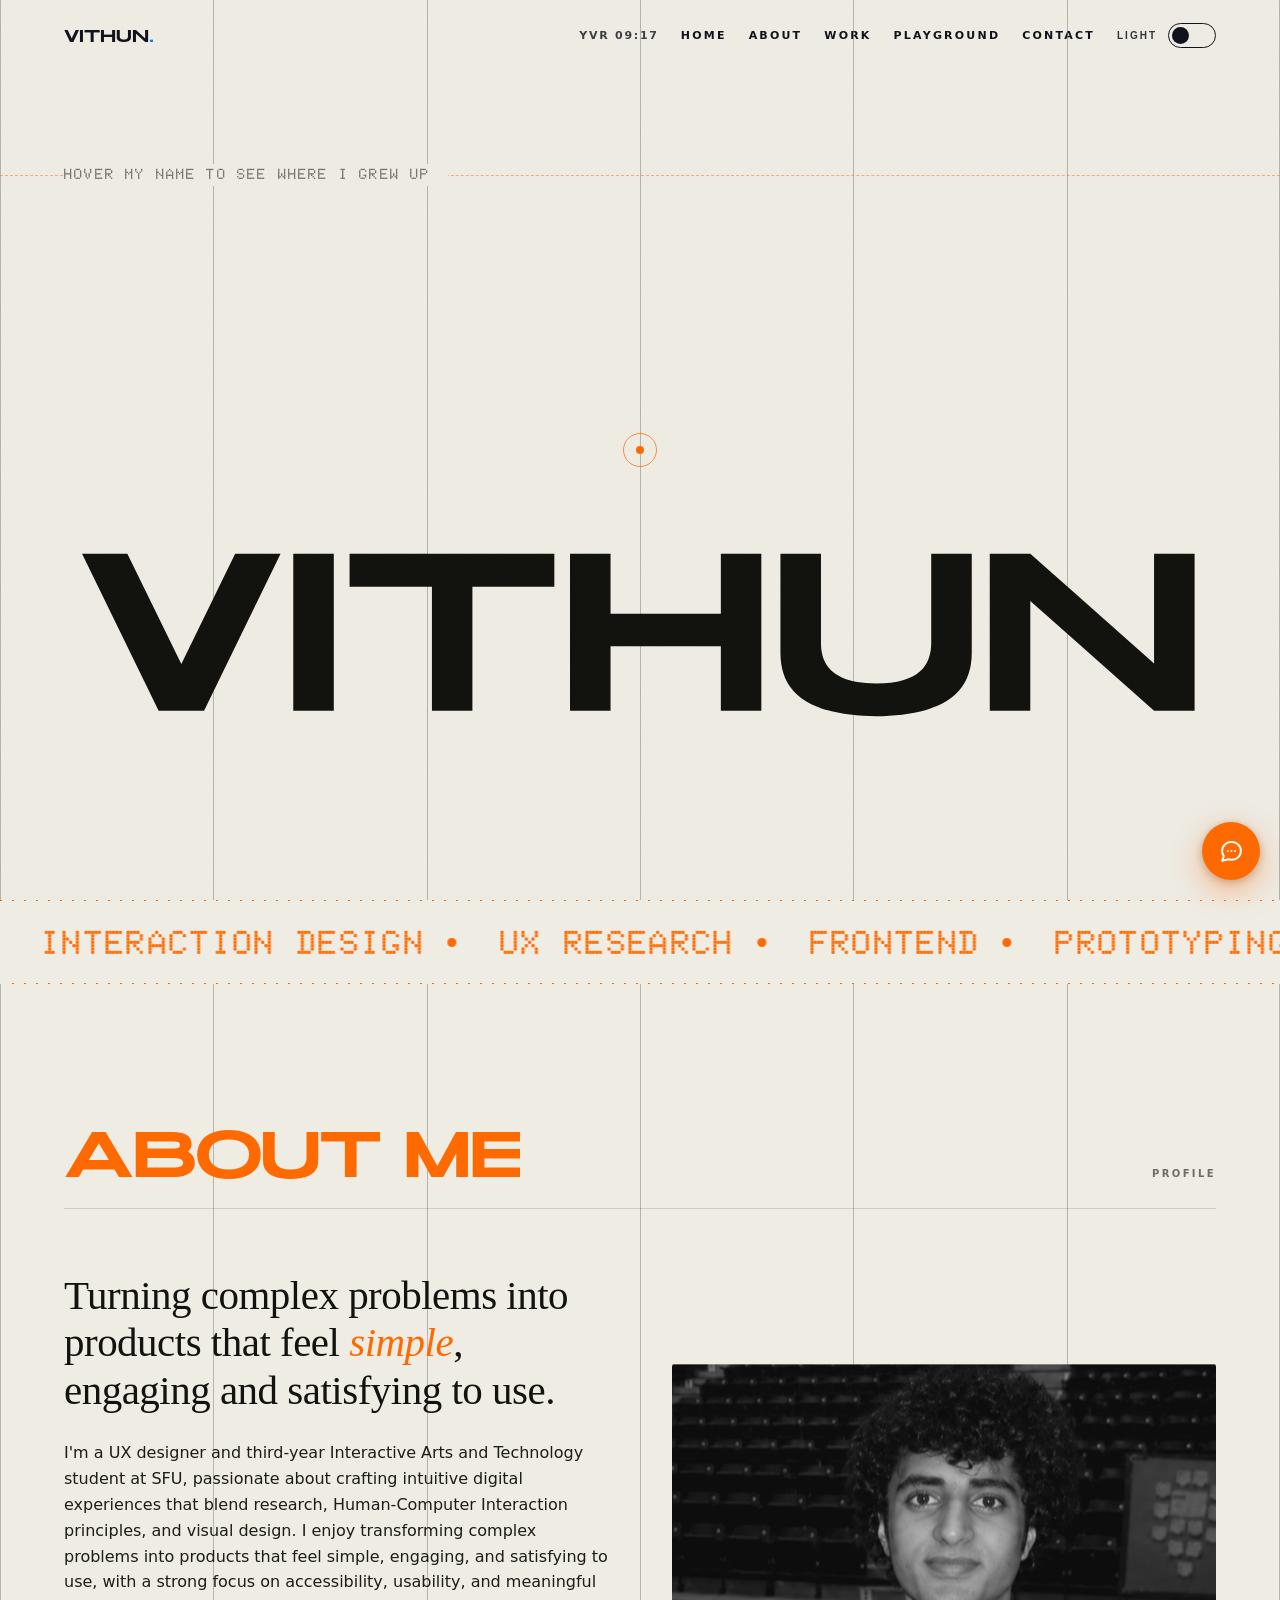
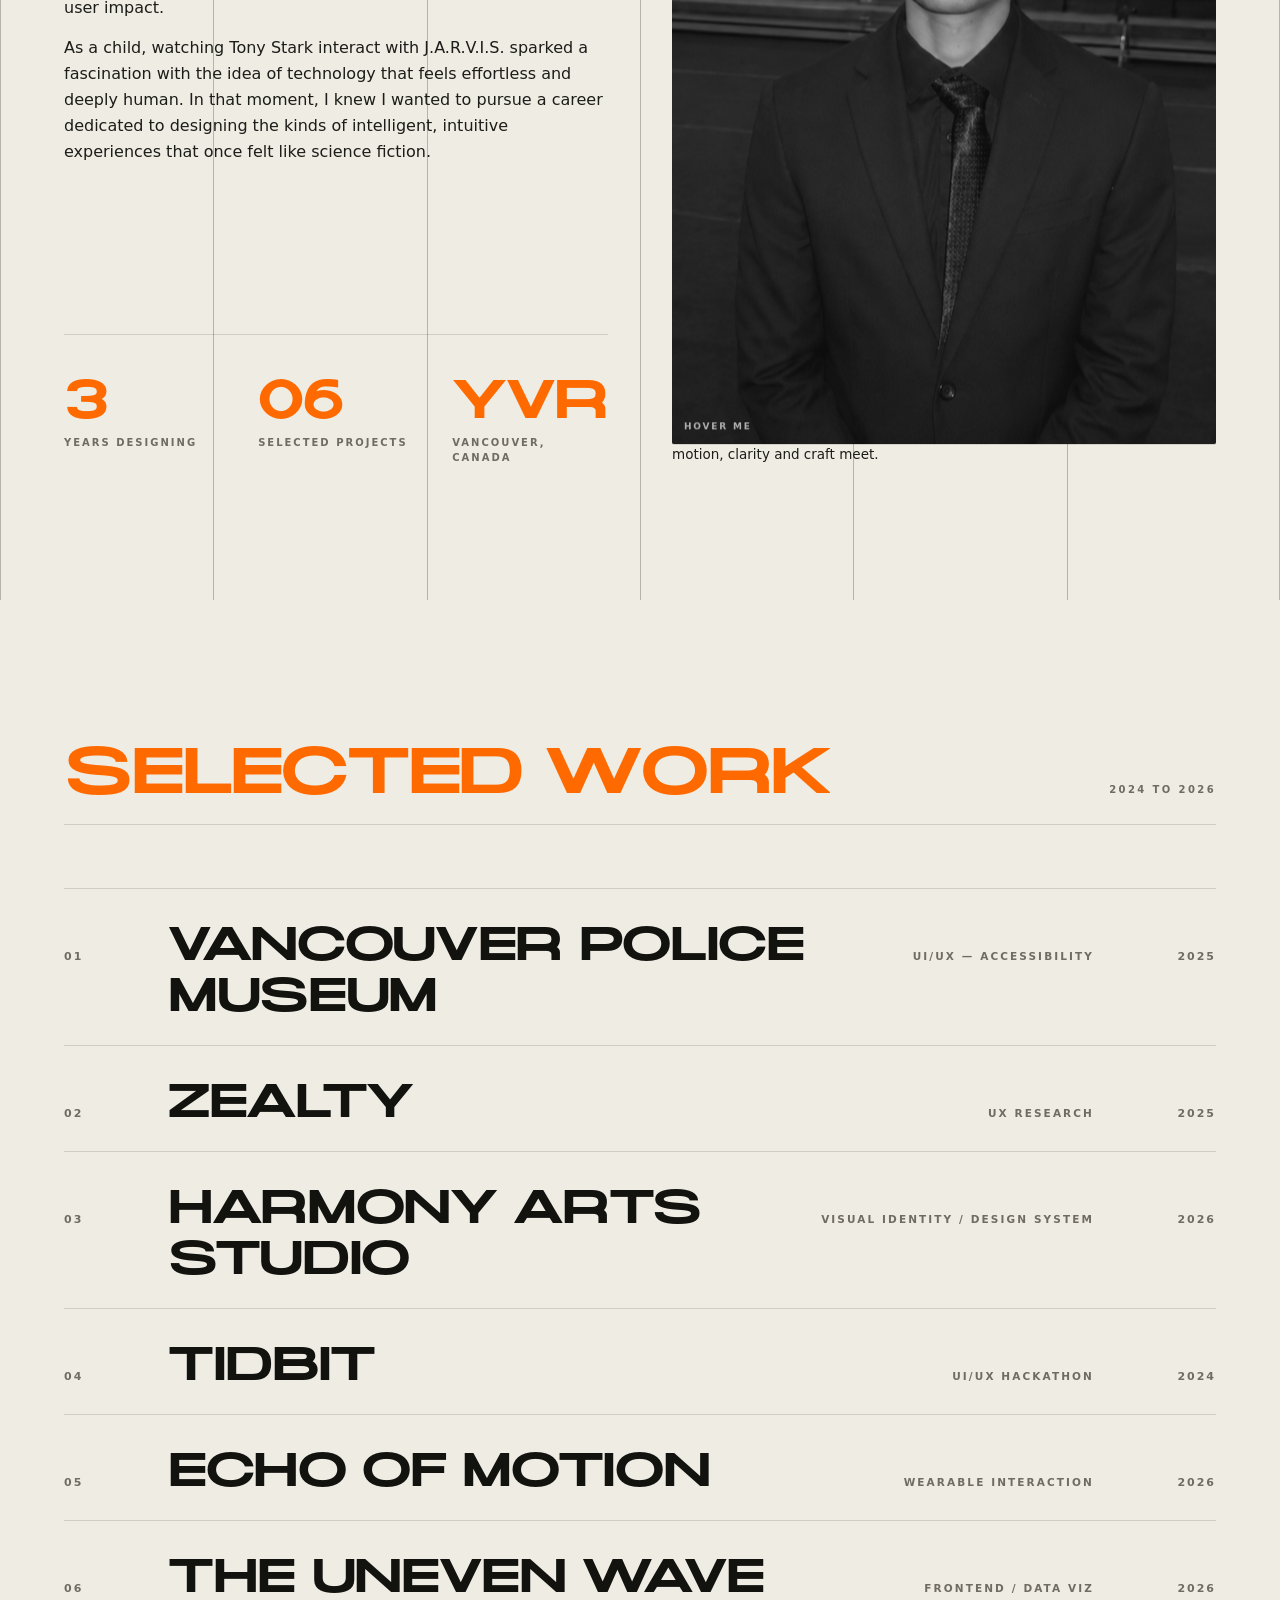
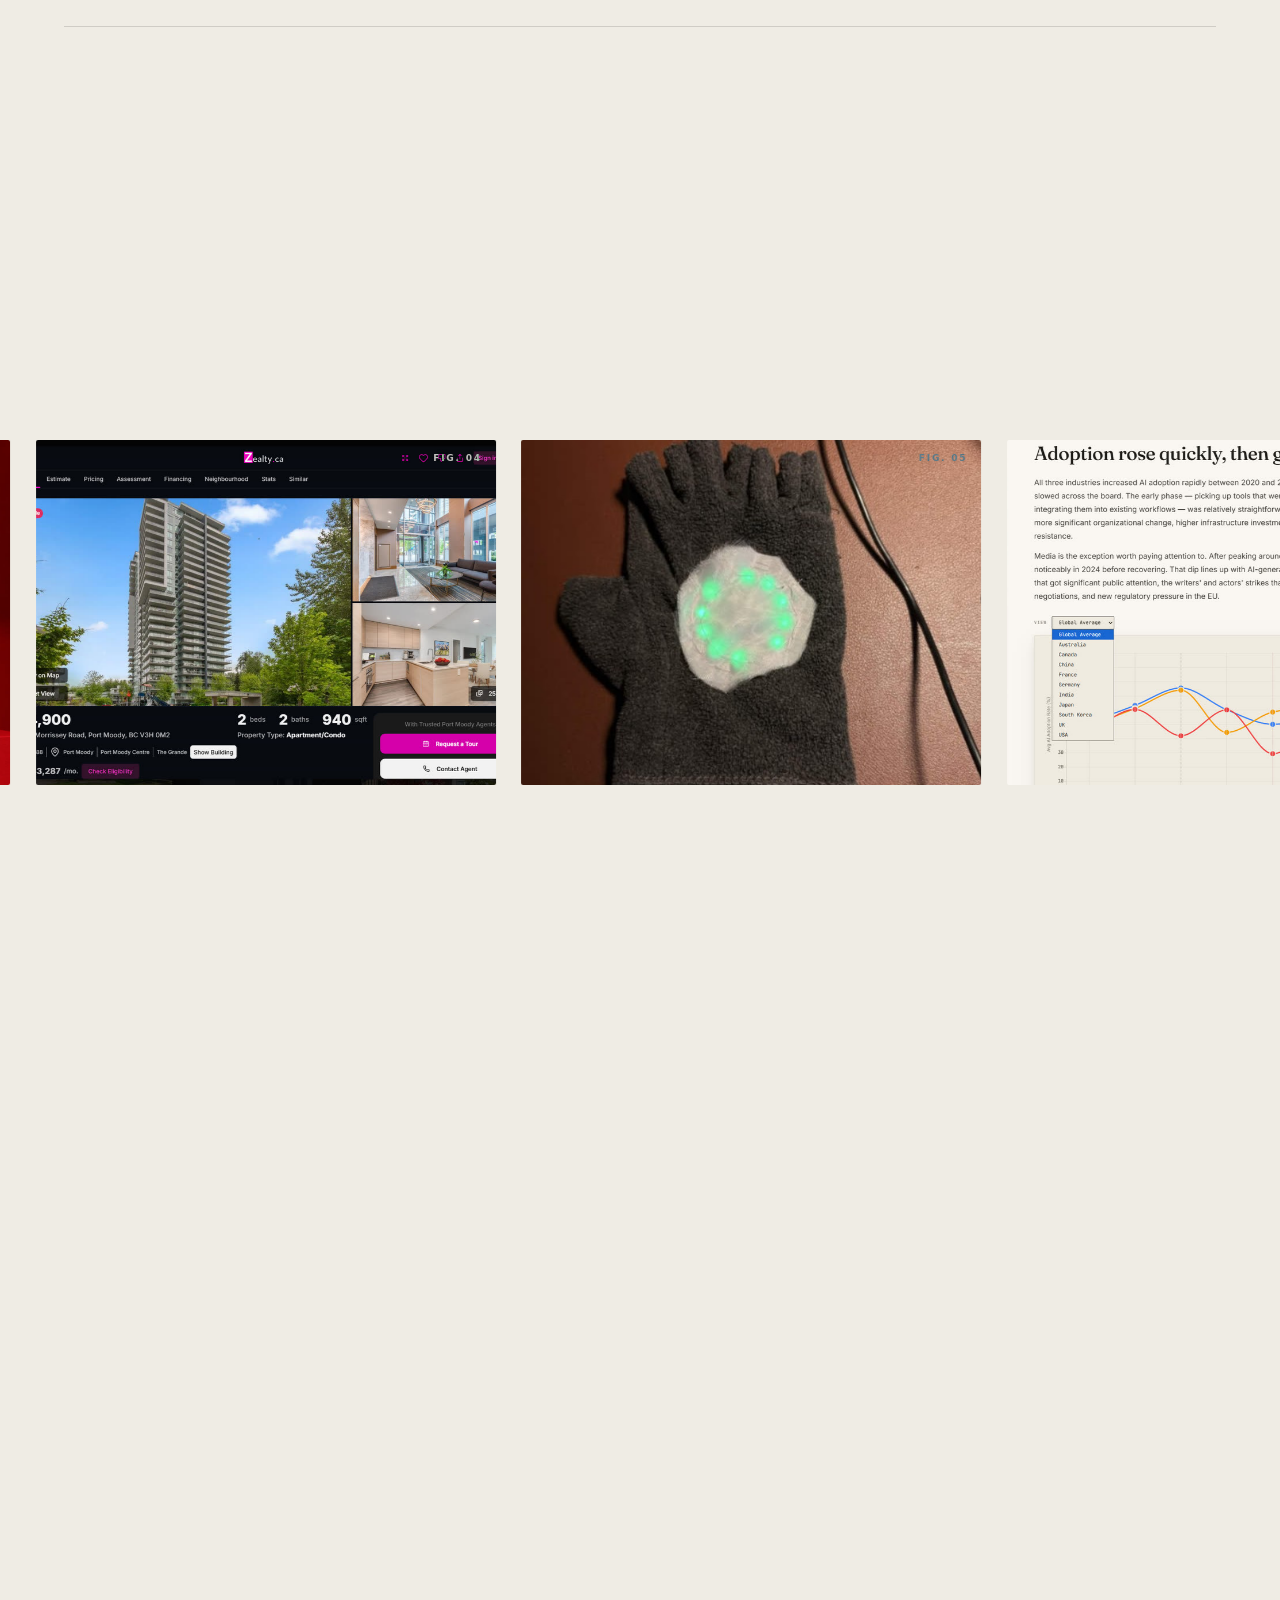
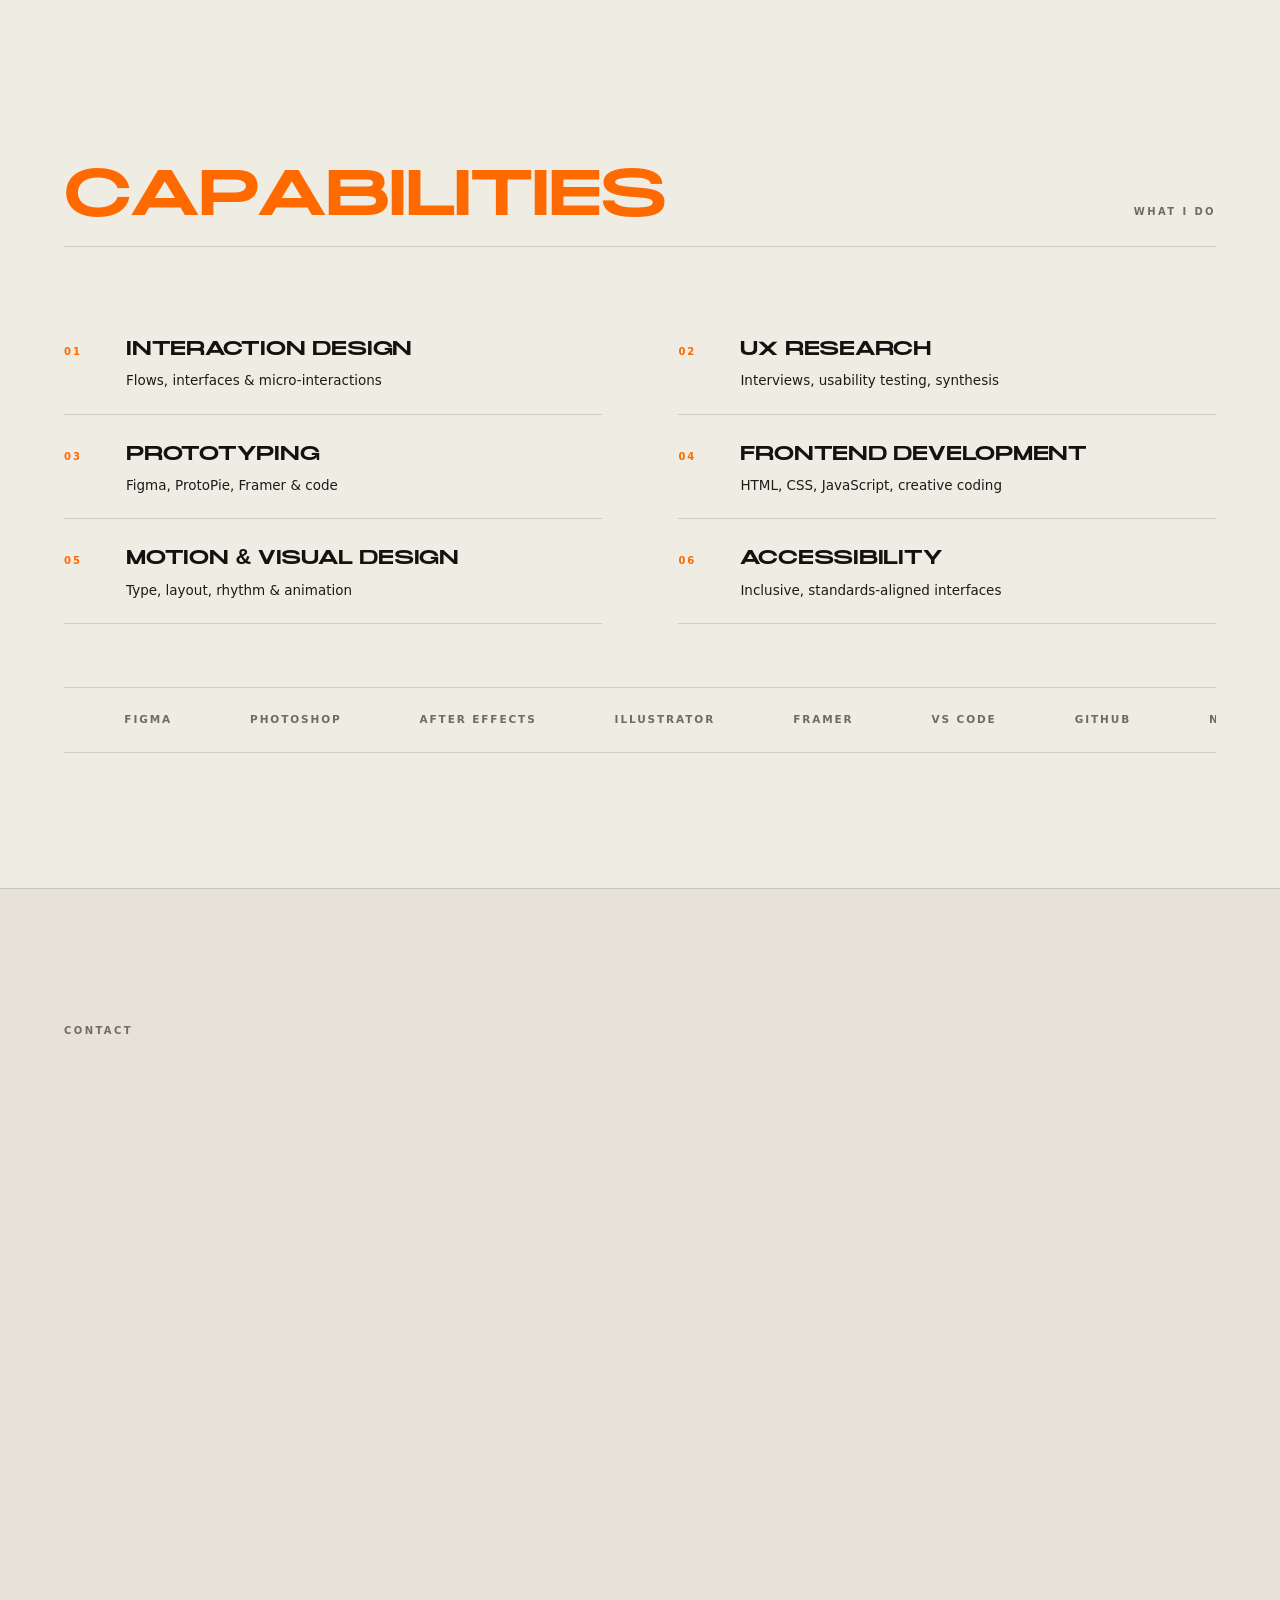
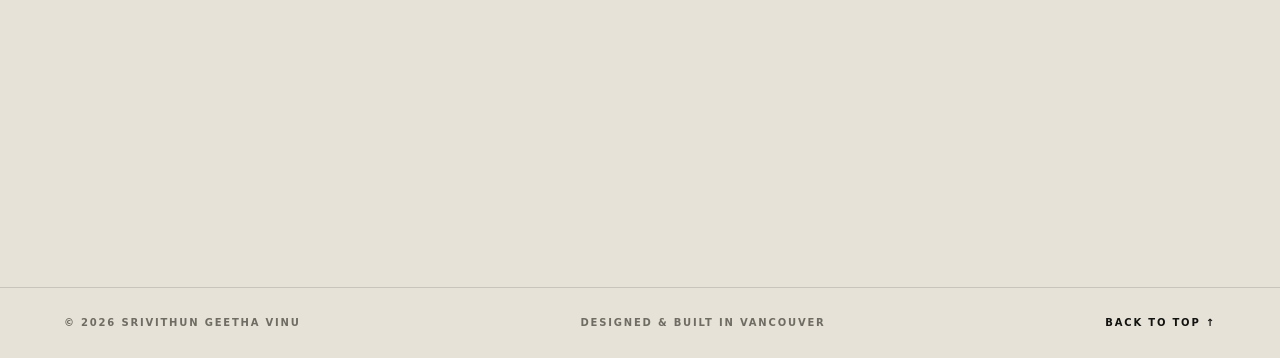
<file: mobile.html>
<!DOCTYPE html>
<html lang="en">
<head>
<meta charset="UTF-8">
<meta name="viewport" content="width=device-width,initial-scale=1,viewport-fit=cover,maximum-scale=5">
<title>Vithun — UX Designer &amp; Interaction Developer</title>
<meta name="description" content="Srivithun Geetha Vinu — UX designer and interaction developer based in Vancouver.">
<meta name="theme-color" content="#EFECE4">
<meta property="og:type" content="website">
<meta property="og:title" content="Vithun — UX Designer & Interaction Developer">
<meta property="og:description" content="Research-driven interfaces where motion, clarity and craft meet. Selected work, case studies and a short film.">
<meta property="og:image" content="th-VPMD.jpg">
<meta property="og:site_name" content="Vithun">
<meta name="twitter:card" content="summary_large_image">
<meta name="twitter:title" content="Vithun — UX Designer & Interaction Developer">
<meta name="twitter:description" content="Research-driven interfaces where motion, clarity and craft meet.">
<meta name="twitter:image" content="th-VPMD.jpg">
<link rel="preconnect" href="https://api.fontshare.com" crossorigin>
<link rel="preconnect" href="https://fonts.googleapis.com">
<link rel="preconnect" href="https://fonts.gstatic.com" crossorigin>
<link href="https://api.fontshare.com/v2/css?f[]=satoshi@400,500,700,900&f[]=zodiak@400,401&display=swap" rel="stylesheet">
<link href="https://fonts.googleapis.com/css2?family=Doto:wght@500;700;900&display=swap" rel="stylesheet">
<script>
/* Send desktop visitors to the full build.
   Add ?force to the URL to preview this build on a desktop / in a preview pane. */
var EMBED=false;try{EMBED=(self!==top);}catch(e){EMBED=true;}   // preview panes are iframes: stay put
if(!EMBED&&!/[?&]force\b/.test(location.search)&&
   !(matchMedia('(pointer:coarse)').matches||innerWidth<=760))location.replace('index.html'+location.hash);
</script>
<script src="motion.js"></script>
<script src="theme.js"></script>
<script src="softscroll.js"></script>
<script src="portrait-src.js"></script>
<script src="halftone.js" defer></script>
<!-- warm the sibling pages so the hop between them is as short as possible -->
<link rel="prefetch" href="about.html"><link rel="prefetch" href="work.html">
<style>
@font-face{font-family:'Humanism';src:url('fonts/humanism-bolddemo.otf') format('opentype');font-weight:700;font-display:swap}
:root{
  --paper:#EFECE4;--paper-2:#E6E2D8;--paper-3:#DCD7CB;--ink:#12120F;--ink-2:#1C1C18;--muted:#6F6C63;
  --rule:rgba(18,18,15,.14);--panel-bg:#12120F;--panel-fg:#EFECE4;--panel-rule:rgba(239,236,228,.16);--panel-muted:#8D8A80;
  --accent:#FF6A00;--on-accent:#12120F;--orange:#FF6A00;
  --ease:cubic-bezier(.16,1,.3,1);--pad:22px;
}
*{margin:0;padding:0;box-sizing:border-box;-webkit-tap-highlight-color:transparent}
html{-webkit-text-size-adjust:100%;overflow-x:clip;scroll-behavior:smooth;-webkit-overflow-scrolling:touch;
  overscroll-behavior-y:none}
html,body{transition:background-color .5s ease,color .5s ease}

/* ---------------- base ---------------- */
body{background:var(--paper);color:var(--ink);font-family:'Satoshi','Inter',system-ui,sans-serif;
  font-weight:500;line-height:1.5;-webkit-font-smoothing:antialiased;overflow-x:clip}

/* ---------------- playground shell ----------------
   Without this the panel has no position and no clip, so it renders inline and
   sits open over the page for ever. */
#pg{position:fixed;inset:0;z-index:460;background:var(--paper);color:var(--ink);
  pointer-events:none;overflow:hidden;
  clip-path:inset(100% 0 0 0);
  transition:clip-path .72s cubic-bezier(.76,0,.24,1)}
#pg.on{clip-path:inset(0 0 0 0);pointer-events:auto}
#pgCanvas,.pg-top{opacity:0;transform:translateY(20px);
  transition:opacity .5s var(--ease),transform .65s var(--ease)}
#pg.on #pgCanvas,#pg.on .pg-top{opacity:1;transform:none;transition-delay:.14s}
@media (prefers-reduced-motion:reduce){html:not(.motion-full) #pg{transition:opacity .2s ease;clip-path:none;opacity:0}html:not(.motion-full) #pg.on{opacity:1}}

/* ---------------- headings: the per-letter rise ---------------- */
.sec-head h2 .wd,.ct-big .wd{display:inline-block;overflow:hidden;vertical-align:top;white-space:nowrap}
.sec-head h2 .ch,.ct-big .ch{display:inline-block;transform:translateY(108%);
  transition:transform .85s var(--ease)}
.sec-head h2.rv,.ct-big.rv{opacity:1;transform:none}
.sec-head h2.rv.in .ch,.ct-big.rv.in .ch{transform:none}
@media (prefers-reduced-motion:reduce){html:not(.motion-full) .sec-head h2 .ch,html:not(.motion-full) .ct-big .ch{transform:none}}

/* ==========================================================================
   REBUILT. Lost to a bad regex during the colour-mode removal and written
   back from the surviving markup, the deck controller's expectations, and the
   min-width:640px block below, which documents the values it overrides.
   ========================================================================== */
img{display:block;max-width:100%}
a{color:inherit;text-decoration:none}
::selection{background:var(--accent);color:#12120F}
body.lock{overflow:hidden}

#grain{position:fixed;inset:0;z-index:9500;pointer-events:none;opacity:.04;mix-blend-mode:multiply;
  background-image:url("data:image/svg+xml,%3Csvg xmlns='http://www.w3.org/2000/svg' width='140' height='140'%3E%3Cfilter id='n'%3E%3CfeTurbulence type='fractalNoise' baseFrequency='.85' numOctaves='3'/%3E%3C/filter%3E%3Crect width='140' height='140' filter='url(%23n)'/%3E%3C/svg%3E")}
html.dark #grain{mix-blend-mode:screen;opacity:.055}

/* ---------------- preloader ---------------- */
#pre{position:fixed;inset:0;z-index:9800;background:var(--panel-bg);color:var(--panel-fg);
  display:flex;flex-direction:column;align-items:flex-start;justify-content:flex-end;
  padding:calc(24px + env(safe-area-inset-top)) var(--pad) calc(28px + env(safe-area-inset-bottom));
  overflow:hidden;transition:clip-path .8s cubic-bezier(.76,0,.24,1),opacity .42s ease .3s}
#pre.done{clip-path:inset(0 0 100% 0);opacity:0;pointer-events:none}
/* The loader is the fill. Orange rises from the floor of the screen in step
   with the percentage, rather than a hairline creeping along the bottom.

   The type sits over it in the accent with mix-blend-mode:difference, which is
   what makes it invert as the fill passes: orange against the dark ground
   above the line, black against the orange below it. Difference of the accent
   with itself is black, and with the near-black panel it is very nearly the
   accent again, so one colour covers both states with no scripting. */
#preFill{position:absolute;left:0;right:0;bottom:0;height:0;background:var(--accent);z-index:0;
  transition:height .3s cubic-bezier(.3,.8,.35,1)}
#pre .pname,#pre .pct{position:relative;z-index:1;
  color:var(--accent);mix-blend-mode:difference}
/* The size is a starting guess only — fitName() below measures the word and
   sets the real one. A vw value cannot know how wide six capitals of this
   particular face actually are, so on a narrow phone the wordmark was running
   past the edge and being clipped by the overflow:hidden that the letter
   reveal needs. */
#pre .pname{align-self:stretch;font-family:'Humanism',sans-serif;font-weight:700;text-transform:uppercase;
  font-size:clamp(78px,26vw,150px);line-height:.8;letter-spacing:-.045em;
  display:flex;overflow:hidden;white-space:nowrap;
  margin-left:calc(var(--pad) * -1);margin-right:calc(var(--pad) * -1)}
#pre .pname span{display:inline-block;transform:translateY(106%);
  transition:transform .8s var(--ease)}
#pre.in .pname span{transform:none}
#pre .pct{font-family:'Humanism',sans-serif;font-weight:700;font-size:clamp(40px,12vw,68px);
  line-height:.9;letter-spacing:-.03em;margin-top:12px;
  font-variant-numeric:tabular-nums}

/* ---------------- header, menu ---------------- */
header{position:fixed;top:0;left:0;right:0;z-index:400;display:flex;align-items:center;
  justify-content:space-between;
  padding:calc(14px + env(safe-area-inset-top)) var(--pad) 14px;
  mix-blend-mode:difference;color:#fff}
header .brand{font-family:'Humanism',sans-serif;font-weight:700;font-size:18px;text-transform:uppercase}
header .brand i{color:var(--accent);font-style:normal}
.navr{display:flex;align-items:center;gap:16px}
.tglbtn{display:inline-flex;align-items:center;gap:10px;background:none;border:none;padding:8px;margin:-8px;
  cursor:pointer;color:inherit}
.tgl{position:relative;display:block;width:44px;height:23px;border:1px solid currentColor;border-radius:20px;
  overflow:hidden;flex:none}
.tgl .knob{position:absolute;top:3px;left:3px;width:15px;height:15px;border-radius:50%;background:currentColor;
  transition:transform .55s cubic-bezier(.5,1.6,.4,1),width .3s var(--ease)}
.tglbtn:active .tgl .knob{width:22px}
html.dark .tgl .knob{transform:translateX(21px)}
html.dark .tglbtn:active .tgl .knob{transform:translateX(14px)}
/* Both strokes live at the exact centre and are pushed apart in the CLOSED
   state, so the open state is a plain rotate with no translation at all. The
   previous version did the reverse — centred at rest, translated to meet — and
   any error in that arithmetic showed up as a lopsided X. There is no
   arithmetic left to get wrong: two identical lines, same origin, opposite
   rotations. The padding/negative-margin pair gives a 44px tap target without
   changing how it looks. */
#burger{display:block;width:28px;height:28px;position:relative;background:none;border:none;
  padding:8px;margin:-8px;box-sizing:content-box;cursor:pointer;color:inherit;
  -webkit-tap-highlight-color:transparent}
#burger span{position:absolute;left:8px;right:8px;top:50%;height:1.5px;margin-top:-.75px;
  background:currentColor;transform-origin:50% 50%;
  transition:transform .45s var(--ease)}
#burger span:nth-child(1){transform:translateY(-4.5px)}
#burger span:nth-child(2){transform:translateY(4.5px)}
body.menu-open #burger span:nth-child(1){transform:rotate(45deg)}
body.menu-open #burger span:nth-child(2){transform:rotate(-45deg)}
#menu{position:fixed;inset:0;z-index:390;background:var(--panel-bg);color:var(--panel-fg);
  display:flex;flex-direction:column;justify-content:center;gap:clamp(10px,2.4vh,22px);
  padding:calc(var(--pad) + env(safe-area-inset-top)) var(--pad) calc(var(--pad) + env(safe-area-inset-bottom));
  clip-path:inset(0 0 100% 0);pointer-events:none;
  transition:clip-path .72s cubic-bezier(.76,0,.24,1)}
body.menu-open #menu{clip-path:inset(0 0 0 0);pointer-events:auto}
/* padding as well as gap: it separates them visually AND grows the tap
   target, which at this size is the part that actually matters. */
#menu a{display:flex;align-items:baseline;gap:12px;padding:6px 0;
  font-family:'Humanism',sans-serif;font-weight:700;text-transform:uppercase;
  font-size:clamp(34px,10.5vw,64px);line-height:1.02;letter-spacing:-.03em;
  opacity:0;transform:translateY(26px);
  transition:opacity .5s var(--ease),transform .6s var(--ease)}
#menu a em{font-style:normal;font-size:10px;letter-spacing:.2em;color:var(--accent);flex:none}
body.menu-open #menu a{opacity:1;transform:none}
body.menu-open #menu a:nth-child(1){transition-delay:.16s}
body.menu-open #menu a:nth-child(2){transition-delay:.23s}
body.menu-open #menu a:nth-child(3){transition-delay:.3s}
body.menu-open #menu a:nth-child(4){transition-delay:.37s}
body.menu-open #menu a:nth-child(5){transition-delay:.44s}
.tgl-row{display:flex;align-items:center;justify-content:space-between;width:100%;margin-top:34px;
  padding-top:22px;border-top:1px solid var(--panel-rule);
  font-size:11px;letter-spacing:.2em;text-transform:uppercase;font-weight:700;color:var(--panel-fg);
  opacity:0;transform:translateY(18px);
  transition:opacity .5s var(--ease) .42s,transform .6s var(--ease) .42s}
body.menu-open #menu .tgl-row{opacity:1;transform:none}

/* ---------------- reveal ---------------- */
.rv{opacity:0;transform:translateY(26px);transition:opacity .8s var(--ease),transform .8s var(--ease)}
.rv.in{opacity:1;transform:none}
.rv-d1{transition-delay:.08s}.rv-d2{transition-delay:.16s}

/* ---------------- hero ---------------- */
/* The city row sits up under the header and the name takes the slack below it,
   so the screen is composed top and bottom rather than everything landing in
   the last third with half the viewport left empty. */
.hero{position:relative;min-height:100svh;display:flex;flex-direction:column;justify-content:flex-start;
  padding:calc(78px + env(safe-area-inset-top)) var(--pad) clamp(30px,7vh,58px);overflow:hidden}
.hero .namewrap{margin-top:auto}
/* The script adds .playing to the hero and .front to whichever of the two
   players is showing. Written against .on before, which is a class nothing
   ever set, so tapping a letter loaded the clip and then showed nothing. */
/* Absolute, inside the hero. It was fixed, to be sure of filling the screen —
   but the hero is already a full screen tall, so absolute fills it just as
   completely and, being clipped by the hero's overflow, cannot follow you down
   the page and sit under the About copy. That also means the page no longer
   has to be held still while a clip plays.

   The hero's own content is layered above it and the header above that, so the
   clip fills in underneath the name rather than over it.

   It rises rather than fades, the same move the desktop columns make, and the
   footage counter-moves inside the frame: the frame travels up while the
   picture inside settles down, which is what stops it reading as a rigid panel
   on rails.                                                                */
.hero-vid{position:absolute;inset:0;z-index:0;opacity:0;pointer-events:none;
  transform:translateY(100%);
  transition:transform .82s cubic-bezier(.19,.86,.22,1),
             opacity .42s cubic-bezier(.19,.86,.22,1)}
.hero.playing .hero-vid{opacity:1;transform:translateY(0);pointer-events:auto;
  transition:transform .62s cubic-bezier(.19,.86,.22,1),
             opacity .26s cubic-bezier(.19,.86,.22,1)}
.hero-vid-in{position:absolute;inset:0;overflow:hidden;
  transform:translateY(-14%) scale(1.06);
  transition:transform .95s cubic-bezier(.19,.86,.22,1)}
.hero.playing .hero-vid-in{transform:translateY(0) scale(1.02);
  transition:transform .78s cubic-bezier(.19,.86,.22,1)}
/* Singapore is framed off-centre in the source: object-fit:cover trims 129px
   of a 720px-wide frame on a phone, and centring that cut took the left tower
   of Marina Bay Sands with it. 30% slides the window left so all three towers
   and the ArtScience Museum are inside it. The others are centred subjects and
   want the default. */
.hero-vid video[data-file="city-singapore"]{object-position:30% center}
.hero-vid video{position:absolute;inset:0;width:100%;height:100%;object-fit:cover;opacity:0;
  transition:opacity .55s cubic-bezier(.19,.86,.22,1)}
.hero-vid video.front{opacity:1}
/* The scrim rides the frame, not the picture, so it stays aligned instead of
   lifting with the counter-motion. And it is mixed from the page's own paper
   rather than being a fixed black, which is what lets the type stay exactly as
   it was: nothing about the hero's text changes when a clip plays, because the
   surface behind it is still the paper colour it was already sitting on. It is
   heaviest at the bottom, where the name and the sub-line are. */
.hero-vid::after{content:"";position:absolute;inset:0;pointer-events:none;
  background:linear-gradient(180deg,
    color-mix(in oklab,var(--paper) 24%,transparent) 0%,
    color-mix(in oklab,var(--paper) 58%,transparent) 52%,
    color-mix(in oklab,var(--paper) 84%,transparent) 100%)}
@supports not (color:color-mix(in oklab,red 50%,blue)){
  .hero-vid::after{background:linear-gradient(180deg,transparent,rgba(0,0,0,.55))}
}
/* the label still names the place, in the accent, but nothing else about the
   hero's type moves or recolours */
.fl-tag.live{color:var(--accent)}
.hero.playing .fl-tag,.hero.playing .vdots{background:none}
.gridlines{position:absolute;inset:0;z-index:0;display:grid;grid-template-columns:repeat(3,1fr);pointer-events:none}
/* content into its own layer, or the rules paint over the copy. The hero's
   video is excluded: it is fixed on purpose and this would reset it. */
.sec>*:not(.gridlines),.hero>*:not(.gridlines):not(.hero-vid){position:relative;z-index:1}
/* Ruled in rather than decorated: a solid hairline per column that scales down
   from the top the first time it is seen. Takes the ink, so it turns over with
   the theme. */
.gridlines i{position:relative;overflow:hidden;
  --gl:color-mix(in oklab,var(--ink) 26%,transparent)}
.gridlines i::after,.gridlines i:last-child::before{
  content:"";position:absolute;top:0;bottom:0;width:1px;background:var(--gl);
  transform:scaleY(0);transform-origin:top;
  transition:transform 1.8s cubic-bezier(.22,.85,.24,1)}
.gridlines i::after{left:0}
.gridlines i:last-child::before{right:0}
.gridlines i:nth-child(1)::after{transition-delay:0s}
.gridlines i:nth-child(2)::after{transition-delay:.16s}
.gridlines i:nth-child(3)::after{transition-delay:.32s}
.gridlines i:last-child::before{transition-delay:.46s}
#heroLines.in i::after,#heroLines.in i:last-child::before,
body.lines-in .hero .gridlines i::after,
body.lines-in .hero .gridlines i:last-child::before{transform:scaleY(1)}
#about .gridlines.rv{opacity:1;transform:none}
#about .gridlines.rv.in i::after,
#about .gridlines.rv.in i:last-child::before{transform:scaleY(1)}
@supports not (color:color-mix(in oklab,red 50%,blue)){.gridlines i{--gl:var(--rule)}}
@media (prefers-reduced-motion:reduce){html:not(.motion-full) .gridlines i::after,html:not(.motion-full) .gridlines i:last-child::before{transition:none;transform:scaleY(1)}}
.flight{position:relative;z-index:2;height:30px;display:flex;align-items:center;
  justify-content:space-between;gap:12px;margin-bottom:6px}
.fl-track{position:absolute;left:calc(var(--pad) * -1);right:calc(var(--pad) * -1);top:50%;height:0;
  border-top:1px dashed color-mix(in oklab,var(--accent) 48%,transparent);
  transform:scaleX(0);transform-origin:left;transition:transform 1.4s var(--ease) .3s}
@supports not (color:color-mix(in oklab,red 50%,blue)){.fl-track{border-top-color:var(--accent)}}
body.lines-in .fl-track{transform:scaleX(1)}
.fl-tag{position:relative;z-index:2;background:var(--paper);padding-right:14px;
  font-family:'Doto','Courier New',monospace;font-weight:900;
  font-size:12px;letter-spacing:.08em;text-transform:uppercase;color:var(--muted);
  transition:opacity .45s var(--ease),color .3s var(--ease)}
/* Once it is naming a real place rather than prompting, it switches out of the
   dot-matrix face. Doto is a texture font — fine for "TAP MY NAME", poor for
   "Ho Chi Minh City, Vietnam", where the reader needs the words. */
.fl-tag.live{font-family:'Satoshi',system-ui,sans-serif;font-weight:700;
  font-size:13px;letter-spacing:.02em;text-transform:none}
.fl-tag.dim{opacity:0}
.vdots{position:absolute;right:0;top:50%;transform:translateY(-50%);z-index:2;display:flex;gap:6px;
  background:var(--paper);padding-left:10px}
.vdots button{width:6px;height:6px;padding:0;border:none;border-radius:50%;
  background:var(--rule);display:block;cursor:pointer;transition:background .3s,transform .3s}
.vdots button.on{background:var(--accent);transform:scale(1.3)}
.namewrap{position:relative;z-index:2;width:100%}
#nameSvg{display:block;width:100%;height:auto;overflow:visible}
.nametext{font-family:'Humanism',sans-serif;font-weight:700;fill:var(--ink);font-size:170px;letter-spacing:-.02em}
.nametext tspan{transition:fill .45s var(--ease),opacity .6s var(--ease),transform .8s var(--ease);
  transform-box:fill-box;transform-origin:50% 100%}
.namewrap.intro .nametext tspan{opacity:0;transform:translateY(28%)}
.namewrap.intro.pop .nametext tspan{opacity:1;transform:none}
.namewrap.picking .nametext tspan{opacity:.32}
.nametext tspan.hot{opacity:1;fill:var(--accent)}
/* Not a grid. fit() measures each glyph's own box and writes left/width onto
   these buttons, so they have to be absolutely placed. As six equal columns
   they only lined up with a letter here and there, which is why hovering
   worked at the edges and the middle and nowhere else.               */
.hitrow{position:absolute;inset:0;z-index:3}
.hitrow .hit{position:absolute;background:none;border:none;padding:0;margin:0;cursor:pointer;
  -webkit-appearance:none;appearance:none}
.hero-sub{position:relative;z-index:2;display:flex;align-items:flex-end;justify-content:space-between;
  gap:14px;margin-top:18px}
.hero-sub p{font-size:13px;line-height:1.55;color:var(--ink-2);max-width:26ch}
.hero-sub b{color:var(--ink)}
.hero-sub .yr{font-size:9.5px;letter-spacing:.18em;text-transform:uppercase;font-weight:700;
  color:var(--muted);flex:none;padding-bottom:2px}

/* ---------------- ticker ---------------- */
.ticker{overflow:hidden;display:flex;padding:11px 0;background:var(--paper);
  background-image:
    repeating-linear-gradient(90deg,var(--accent) 0 2px,transparent 2px 12px),
    repeating-linear-gradient(90deg,var(--accent) 0 2px,transparent 2px 12px);
  background-size:200% 1px,200% 1px;
  background-position:var(--dotA,0) top,var(--dotB,0) bottom;
  background-repeat:no-repeat}
.tk{display:flex;flex:none;will-change:transform}
.ticker span{display:inline-flex;align-items:center;gap:11px;
  font-family:'Doto','Courier New',monospace;font-weight:900;color:var(--accent);
  text-transform:uppercase;font-size:15px;padding:0 13px;white-space:nowrap;letter-spacing:.02em}
.ticker span::after{content:"";width:5px;height:5px;border-radius:50%;background:var(--accent);flex:none}

/* ---------------- sections ---------------- */
.sec{position:relative;padding:70px var(--pad)}
.sec-head{display:flex;align-items:baseline;justify-content:space-between;gap:16px;
  border-bottom:1px solid var(--rule);padding-bottom:14px;margin-bottom:26px}
.sec-head h2{font-family:'Humanism',sans-serif;font-weight:700;text-transform:uppercase;
  font-size:clamp(32px,9vw,46px);line-height:.92;letter-spacing:-.03em;color:var(--accent)}
.lbl{font-size:10px;letter-spacing:.22em;text-transform:uppercase;font-weight:700;color:var(--muted);flex:none}
.statement{font-family:'Zodiak','Times New Roman',serif;font-weight:400;
  font-size:clamp(22px,6.4vw,30px);line-height:1.26;margin-bottom:26px}
.statement em{font-style:italic;color:var(--accent)}
.abt-copy p{font-size:15.5px;line-height:1.74;color:var(--ink-2);margin-bottom:18px}
.figwrap{position:relative;overflow:hidden;border-radius:2px;background:var(--paper-3);aspect-ratio:4/5;margin-top:26px}
.figwrap svg{position:absolute;left:0;right:0;top:-9%;width:100%;height:118%;display:block}
/* light dots on a dark ground, in both themes */
#figDotRect{fill:var(--panel-bg)}
#figDotWrap{opacity:0}
#figDotWrap.ready{opacity:1}
#figDotWrap foreignObject{overflow:visible}
#figDotCv{display:block;width:400px;height:500px}
#figDotWrap.ready ~ #figInv{opacity:0}
#figBase{filter:grayscale(1) brightness(1.06) contrast(.9)}
#figInv{filter:grayscale(1) invert(1) brightness(1.04) contrast(.9)}
.figwrap .hint{position:absolute;left:12px;bottom:11px;z-index:3;font-size:9px;letter-spacing:.2em;
  text-transform:uppercase;font-weight:700;color:#fff;mix-blend-mode:difference;opacity:.75;
  pointer-events:none;transition:opacity .4s}
.figcap{display:flex;justify-content:space-between;margin-top:10px;font-size:10px;letter-spacing:.18em;
  text-transform:uppercase;color:var(--muted);font-weight:700}
.abt-lede{margin-top:18px;font-size:14.5px;line-height:1.62;color:var(--ink-2)}
.abt-lede b{color:var(--ink)}
.facts{margin-top:34px;padding-top:24px;border-top:1px solid var(--rule);
  display:grid;grid-template-columns:repeat(3,1fr);gap:18px}
.fact{border-bottom:none;padding-bottom:0}
.fact b{display:block;font-family:'Humanism',sans-serif;font-weight:700;font-size:clamp(30px,8vw,44px);
  line-height:.9;letter-spacing:-.02em;color:var(--accent);margin-bottom:8px}
.fact span{display:block;font-size:9.5px;letter-spacing:.18em;text-transform:uppercase;
  color:var(--muted);font-weight:700;line-height:1.5}

/* ---------------- work deck ---------------- */
/* A card flies out to 1.25x the deck width. Without a clip here that width
   became page width, and the whole document could be dragged sideways after a
   swipe. The generous negative margin keeps the card shadows from being cut. */
#wdeck{position:relative;height:clamp(500px,66vh,620px);perspective:1200px;
  /* overflow:clip, not hidden, and no padding: the cards are inset:0, so any
     padding here would shrink them. clip creates no scroll container and does
     not touch layout, and the clip-margin leaves room for the card shadows. */
  overflow:clip;overflow-clip-margin:60px}
.dcard{position:absolute;inset:0;overflow:hidden;border-radius:18px;
  padding:20px 20px 22px;display:flex;flex-direction:column;
  background:var(--panel-bg);color:#fff;transform-style:preserve-3d;
  box-shadow:0 26px 60px rgba(0,0,0,.34);cursor:pointer;-webkit-tap-highlight-color:transparent;
  touch-action:pan-y}
/* the animated ramp. Authored around orange and rotated onto each project's
   family by --hue, so one gradient serves every card.                      */
.dcard .grad{position:absolute;inset:0;z-index:0;
  background:linear-gradient(135deg,#7E1521 0%,#C0392B 22%,#E8600F 45%,#F2A93B 62%,#C0392B 82%,#7E1521 100%);
  background-size:300% 300%;
  filter:hue-rotate(var(--hue,0deg)) saturate(1.06);
  animation:gradDrift 11s ease-in-out infinite}
@keyframes gradDrift{0%,100%{background-position:0% 50%}50%{background-position:100% 50%}}
/* The Uneven Wave is the one pale project; a hue rotation cannot reach it, so
   it gets its own ramp and the rotation is switched off.                    */
.dcard.lightbg .grad{filter:none;
  background:linear-gradient(135deg,#8A7658 0%,#B7A183 24%,#DCC9A6 48%,#F1E4C9 64%,#B7A183 84%,#8A7658 100%)}
.dcard.lightbg{color:#231D14}
.dcard.lightbg .go{background:#231D14;color:#F1E4C9}
.dcard>*:not(.grad){position:relative;z-index:1}
.dcard .top{display:flex;justify-content:space-between;font-size:10px;letter-spacing:.2em;
  text-transform:uppercase;font-weight:700;opacity:.85}
.dcard h3{font-family:'Humanism',sans-serif;font-weight:700;text-transform:uppercase;
  font-size:30px;line-height:.96;letter-spacing:-.02em;margin:12px 0 6px}
.dcard .cat{font-size:10px;letter-spacing:.2em;text-transform:uppercase;font-weight:700;opacity:.85}
.dcard .shot{display:block;margin-top:16px;border-radius:10px;overflow:hidden;flex:1;min-height:0;
  background:rgba(0,0,0,.18)}
.dcard .shot img{width:100%;height:100%;object-fit:cover;display:block}
.dcard .go{align-self:flex-start;margin-top:16px;background:#fff;color:#12120F;border-radius:60px;
  padding:10px 18px;font-size:10px;letter-spacing:.18em;text-transform:uppercase;font-weight:700}
.deck-foot{display:flex;align-items:center;justify-content:space-between;gap:14px;margin-top:20px}
.deck-dots{display:flex;gap:7px}
.deck-dots button{width:7px;height:7px;padding:0;border:none;border-radius:50%;background:var(--rule);
  cursor:pointer;transition:background .3s,transform .3s}
.deck-dots button.on{background:var(--accent);transform:scale(1.25)}
.deck-hint{font-size:10px;letter-spacing:.2em;text-transform:uppercase;font-weight:700;color:var(--muted)}

/* ---------------- image strip ---------------- */
.strip{display:flex;gap:10px;overflow-x:auto;overflow-y:hidden;padding:0 var(--pad) 4px;
  scroll-snap-type:x mandatory;-webkit-overflow-scrolling:touch;scrollbar-width:none}
.strip::-webkit-scrollbar{display:none}
.sfig{flex:none;margin:0;scroll-snap-align:center}
.strip img{width:78vw;max-width:520px;aspect-ratio:4/3;object-fit:cover;border-radius:3px;
  background:var(--paper-3)}
.sfig figcaption{margin-top:8px;font-size:9.5px;letter-spacing:.18em;text-transform:uppercase;
  font-weight:700;color:var(--muted)}

/* ---------------- capabilities ---------------- */
.caprow{display:flex;align-items:baseline;gap:14px;padding:15px 0;border-bottom:1px solid var(--rule)}
.caprow em{font-style:normal;font-size:9.5px;letter-spacing:.2em;font-weight:700;color:var(--accent);
  flex:none;width:22px}
.caprow h4{font-family:'Humanism',sans-serif;font-weight:700;text-transform:uppercase;font-size:18px;
  letter-spacing:-.01em}
.toolbar{margin-top:30px;display:flex;overflow:hidden;border-top:1px solid var(--rule);
  border-bottom:1px solid var(--rule);padding:16px 0}
.tool{display:inline-flex;align-items:center;gap:9px;padding:0 18px;white-space:nowrap;flex:none}
.tool img{width:22px;height:22px;object-fit:contain}
.tool span{font-size:10px;letter-spacing:.18em;text-transform:uppercase;font-weight:700;color:var(--muted)}

/* ---------------- contact ---------------- */
.sec.contact{background:var(--panel-bg);color:var(--panel-fg)}
.sec.contact .lbl{color:var(--panel-muted)}
.avail{display:inline-flex;align-items:center;gap:9px;font-size:10px;letter-spacing:.18em;
  text-transform:uppercase;font-weight:700;color:var(--panel-muted);margin-bottom:18px}
.avail .dot{width:7px;height:7px;border-radius:50%;background:var(--accent);flex:none;
  animation:pulseDot 2.4s ease-in-out infinite}
@keyframes pulseDot{0%,100%{opacity:1;transform:scale(1)}50%{opacity:.45;transform:scale(.78)}}
.ct-big{font-family:'Humanism',sans-serif;font-weight:700;text-transform:uppercase;
  font-size:clamp(44px,13vw,64px);line-height:.9;letter-spacing:-.035em;margin-bottom:34px}
.ct-big em{font-style:normal;color:var(--accent)}
.ct-line{display:flex;align-items:baseline;gap:14px;padding:14px 0;border-bottom:1px solid var(--panel-rule)}
.ct-line span{flex:none;width:74px;font-size:9.5px;letter-spacing:.2em;text-transform:uppercase;
  font-weight:700;color:var(--panel-muted)}
.ct-line a,.ct-line b{font-size:15px;color:var(--panel-fg)}
.socials{display:flex;gap:11px;margin-top:22px}
.soc{width:44px;height:44px;border:1px solid var(--panel-rule);border-radius:50%;
  display:flex;align-items:center;justify-content:center}
.soc svg{width:17px;height:17px;fill:var(--panel-fg)}
footer{display:flex;flex-wrap:wrap;gap:8px;justify-content:space-between;
  padding:26px var(--pad) calc(26px + env(safe-area-inset-bottom));
  background:var(--panel-bg);color:var(--panel-muted);border-top:1px solid var(--panel-rule)}
footer span{font-size:9.5px;letter-spacing:.18em;text-transform:uppercase;font-weight:700}
footer a{color:var(--panel-fg)}
#pgCanvas{position:absolute;inset:0;touch-action:none}
#pgWorld{position:absolute;inset:0}
.pgtile{position:absolute;top:0;left:0;will-change:transform}
.pgtile.far .pgtile-in{opacity:.74}.pgtile.mid .pgtile-in{opacity:.9}
.pgtile-in{position:relative;width:100%;height:100%;overflow:hidden;border-radius:3px;background:var(--paper-3)}
.pgtile img{width:100%;height:100%;object-fit:cover;filter:saturate(1.06)}
.play{position:absolute;left:50%;top:50%;transform:translate(-50%,-50%);z-index:3;width:42px;height:42px;
  border-radius:50%;background:rgba(10,10,8,.5);border:1px solid rgba(255,255,255,.5)}
.play::after{content:"";position:absolute;left:52%;top:50%;transform:translate(-50%,-50%);
  border-left:12px solid #fff;border-top:7px solid transparent;border-bottom:7px solid transparent}
.play.big{width:64px;height:64px}
.play.big::after{border-left-width:17px;border-top-width:10px;border-bottom-width:10px}
/* inside a preview the play badge is the button, so it has to take taps itself */
.prevcard .play.big{pointer-events:auto;cursor:pointer;display:block;
  transition:transform .35s var(--ease),background .3s}
.prevcard .play.big:active{transform:translate(-50%,-50%) scale(.93);background:var(--accent)}
.pg-top{position:absolute;top:calc(16px + env(safe-area-inset-top));left:var(--pad);z-index:3;pointer-events:none}
.pg-top h4{font-family:'Doto','Courier New',monospace;font-weight:900;color:var(--accent);font-size:13px;
  letter-spacing:.06em;text-transform:uppercase;line-height:1.3}
/* difference blending keeps it readable over whatever tile is passing under it */
/* see index.html: the outer button owns the magnet, everything visual is inside */
.pg-x{position:absolute;top:calc(7px + env(safe-area-inset-top));right:calc(var(--pad) - 7px);z-index:5;
  width:56px;height:56px;border:none;background:none;border-radius:50%;padding:0;cursor:pointer;
  pointer-events:none;transform:translate3d(var(--mx,0px),var(--my,0px),0);will-change:transform}
#pg.on .pg-x{pointer-events:auto}
.pg-x::before{content:"";position:absolute;inset:7px;border-radius:50%;background:var(--accent);
  opacity:0;transform:scale(.7);
  transition:opacity .32s ease,transform .5s cubic-bezier(.22,1.3,.36,1)}
.pg-x:hover::before{opacity:1;transform:scale(1)}
.pg-x i{position:absolute;inset:7px;border-radius:50%;border:1px solid var(--rule);
  mix-blend-mode:difference;color:#fff;transition:transform .5s var(--ease),border-color .32s ease}
.pg-x:hover i{transform:rotate(90deg);border-color:transparent}
.pg-x i::before,.pg-x i::after{content:"";position:absolute;left:50%;top:50%;width:16px;height:1.5px;
  margin:-.75px 0 0 -8px;background:currentColor}
.pg-x i::before{transform:rotate(45deg)}.pg-x i::after{transform:rotate(-45deg)}

/* preview */
#pgPrev{position:absolute;inset:0;z-index:8;display:flex;align-items:center;justify-content:center;padding:16px;
  opacity:0;pointer-events:none;transition:opacity .4s ease}
#pgPrev.on{opacity:1;pointer-events:auto}
#pgPrev .scrim{position:absolute;inset:0;background:var(--paper);opacity:0;
  -webkit-backdrop-filter:blur(0px);backdrop-filter:blur(0px);
  transition:opacity .5s ease,backdrop-filter .6s ease,-webkit-backdrop-filter .6s ease}
#pgPrev.on .scrim{opacity:.8;-webkit-backdrop-filter:blur(7px);backdrop-filter:blur(7px)}
.prevcard{position:relative;z-index:1;width:100%;max-height:86svh;overflow:auto;-webkit-overflow-scrolling:touch;
  background:var(--panel-bg);color:var(--panel-fg);border-radius:6px;box-shadow:0 40px 90px rgba(0,0,0,.45);
  opacity:0;transform:translateY(42px) scale(.82);
  /* springy back-out curve → it pops past its size and settles, same as desktop */
  transition:transform .78s cubic-bezier(.22,1.45,.36,1),opacity .4s ease}
#pgPrev.on .prevcard{transform:none;opacity:1}
.prevcard .shot{position:relative;overflow:hidden;background:var(--paper-3);aspect-ratio:16/10}
.prevcard .shot img{width:100%;height:100%;object-fit:cover;display:block;
  transform:scale(1.2);transition:transform 1.15s var(--ease) .06s}
#pgPrev.on .prevcard .shot img{transform:scale(1)}
/* contents rise in behind the card */
.prevcard .info>*{opacity:0;transform:translateY(16px);
  transition:opacity .5s var(--ease),transform .65s cubic-bezier(.22,1.3,.36,1)}
#pgPrev.on .prevcard .info>*{opacity:1;transform:none}
#pgPrev.on .prevcard .info>*:nth-child(1){transition-delay:.14s}
#pgPrev.on .prevcard .info>*:nth-child(2){transition-delay:.19s}
#pgPrev.on .prevcard .info>*:nth-child(3){transition-delay:.24s}
#pgPrev.on .prevcard .info>*:nth-child(4){transition-delay:.29s}
#pgPrev.on .prevcard .info>*:nth-child(5){transition-delay:.34s}
.prev-x{opacity:0;transition:opacity .4s ease .3s,background .3s}
#pgPrev.on .prev-x{opacity:1}
.prevcard.bookcard .shot{aspect-ratio:auto;max-height:38svh;background:#14121c;display:flex;flex-direction:column;
  gap:9px;padding:14px;overflow:auto}
.prevcard.bookcard .shot figure{display:flex;flex-direction:column;gap:6px}
.prevcard.bookcard .shot img{width:100%;height:auto;object-fit:contain;border-radius:2px;
  box-shadow:0 12px 28px rgba(0,0,0,.5)}
.prevcard.bookcard .shot figcaption{font-size:8px;letter-spacing:.2em;text-transform:uppercase;font-weight:700;
  color:rgba(255,255,255,.42)}
.prevcard .info{padding:22px 20px 26px;display:flex;flex-direction:column;gap:11px}
.prevcard .tag{display:inline-flex;align-items:center;gap:8px;font-size:9px;letter-spacing:.2em;
  text-transform:uppercase;font-weight:700;color:var(--panel-muted)}
.prevcard .tag i{width:7px;height:7px;border-radius:50%;background:var(--pc,var(--accent))}
.prevcard h3{font-family:'Humanism',sans-serif;font-weight:700;text-transform:uppercase;line-height:.98;
  font-size:26px;letter-spacing:-.02em}
.prevcard p{font-size:13px;line-height:1.6;color:var(--panel-muted)}
.prevcard .synopsis p+p{margin-top:9px}
.prevcard .covernote{font-size:10.5px;line-height:1.5;color:var(--panel-fg);opacity:.75;
  border-left:2px solid var(--pc,var(--accent));padding-left:10px}
.prevcard .rows{display:flex;gap:22px;border-top:1px solid var(--panel-rule);padding-top:12px;margin-top:2px}
.prevcard .rows div span{display:block;font-size:8.5px;letter-spacing:.2em;text-transform:uppercase;
  color:var(--panel-muted);font-weight:700}
.prevcard .rows div b{font-size:13px}
.prevcard .go{margin-top:6px;align-self:flex-start;background:var(--accent);color:var(--on-accent);border:none;
  border-radius:60px;padding:13px 26px;font-size:10.5px;letter-spacing:.18em;text-transform:uppercase;
  font-weight:700;display:inline-flex;align-items:center;text-decoration:none}
.soon{display:inline-flex;align-items:center;gap:9px;margin-top:4px;align-self:flex-start;
  border:1px solid var(--panel-rule);border-radius:60px;padding:11px 18px;font-size:9px;letter-spacing:.16em;
  text-transform:uppercase;font-weight:700;color:var(--panel-fg)}
.soon i{width:6px;height:6px;border-radius:50%;background:var(--pc,var(--accent));flex:none}
.prev-x{position:absolute;top:10px;right:10px;z-index:3;width:36px;height:36px;border-radius:50%;border:none;
  background:rgba(0,0,0,.45)}
.prev-x::before,.prev-x::after{content:"";position:absolute;left:10px;top:17px;width:15px;height:1.5px;background:#fff}
.prev-x::before{transform:rotate(45deg)}.prev-x::after{transform:rotate(-45deg)}

/* The curtain always travels the same way: it rises from the bottom to cover,
   and keeps rising off the top to uncover on the page you land on.        */
/* Paper, not panel: a black curtain made every navigation flash dark before the
   next page arrived. In the page's own colour it reads as the surface sliding
   past, on the same curve the playground uses.                              */
#wipe{position:fixed;inset:0;z-index:9700;background:var(--paper);transform:translateY(101%);
  pointer-events:none;transition:transform .66s cubic-bezier(.76,0,.24,1);
  animation:wipeLift .66s cubic-bezier(.76,0,.24,1) both}
@keyframes wipeLift{from{transform:translateY(0)}to{transform:translateY(-101%)}}
#wipe.on{animation:none;transform:translateY(0)}
/* ---- keyboard access -------------------------------------------------------
   Focus is only ever hidden when the pointer is doing the work. :focus-visible
   means a tabbing visitor always sees where they are.                        */
:focus{outline:none}
:focus-visible{outline:3px solid var(--accent);outline-offset:3px;border-radius:2px}
a:focus-visible,button:focus-visible{outline-offset:4px}
.dcard:focus-visible{outline:3px solid #fff;outline-offset:-6px}
/* while the arrows are driving, the reveal itself is the feedback */
body.arrowing .hitrow .hit:focus-visible,
body.arrowing .dcard:focus-visible{outline:none}
.skip{position:absolute;left:12px;top:-60px;z-index:9999;background:var(--accent);color:#12120F;
  padding:12px 18px;border-radius:4px;font-size:11px;font-weight:700;letter-spacing:.14em;
  text-transform:uppercase;text-decoration:none;transition:top .2s ease}
.skip:focus{top:12px}
.vh{position:absolute!important;width:1px;height:1px;margin:-1px;padding:0;overflow:hidden;
  clip:rect(0 0 0 0);clip-path:inset(50%);white-space:nowrap;border:0}
@media (prefers-reduced-motion:reduce){html:not(.motion-full) *{animation-duration:.01ms!important;transition-duration:.01ms!important}html:not(.motion-full) .rv{opacity:1;transform:none}}

/* ---- tablet ----------------------------------------------------------------
   iPads keep a coarse pointer, so they stay on this build rather than the desktop
   one. From here the layout stops being a single narrow column: the about section
   splits copy from portrait, capabilities runs two abreast, and the deck is capped
   so a card stays card-shaped instead of stretching into a billboard.        */
@media (min-width:640px){
  :root{--pad:44px}
  .sec{padding:96px var(--pad)}
  .sec-head{padding-bottom:18px;margin-bottom:34px}
  .sec-head h2{font-size:clamp(46px,6.4vw,62px)}
  .lbl{font-size:11px}

  .statement{font-size:clamp(34px,4.4vw,42px);margin-bottom:34px}
  #about{display:grid;grid-template-columns:1fr 1fr;column-gap:44px;align-items:start}
  #about>.sec-head,#about>.statement,#about>.facts{grid-column:1/-1}
  .abt-copy p{font-size:16.5px;line-height:1.66;margin-bottom:22px}
  #about>.rv{margin-top:0}
  .figwrap{margin-top:0}
  .abt-lede{font-size:17px;margin-top:26px}
  .facts{display:grid;grid-template-columns:repeat(3,1fr);column-gap:34px;margin-top:44px;padding-top:26px}
  .fact b{font-size:34px}
  .fact span{font-size:10px}

  #wdeck{max-width:480px;margin-inline:auto;height:clamp(560px,62vh,680px)}
  .deck-foot{max-width:480px;margin-inline:auto}
  .dcard{padding:24px 24px 26px;border-radius:22px}
  .dcard .top,.dcard .cat{font-size:11px}
  .dcard h3{font-size:34px;margin:14px 0 7px}
  .dcard .go{font-size:11px;padding:11px 20px;margin-top:18px}
  .deck-hint{font-size:10.5px}

  .strip{gap:14px}
  .strip img{width:44vw;max-width:420px}

  #capList{display:grid;grid-template-columns:1fr 1fr;column-gap:44px}
  .caprow{padding:19px 0}
  .caprow h4{font-size:21px}
  .caprow em{font-size:10px;width:24px}
  .tool img{width:26px;height:26px}
  .tool span{font-size:11px}

  .ct-big{font-size:clamp(64px,8.2vw,92px)}
  .ct-line{padding:18px 0}
  .ct-line span{font-size:10px}
  .ct-line a,.ct-line b{font-size:17px}
  .soc{width:50px;height:50px}
  .soc svg{width:18px;height:18px}

  #menu a{font-size:clamp(52px,7.6vw,74px)}
  #pre .pname{font-size:clamp(84px,11vw,130px)}
  footer{padding:30px var(--pad) calc(30px + env(safe-area-inset-bottom))}
}

/* ---- landscape tablet and wider ------------------------------------------
   Past this point extra width stops helping the reading line, so the whole
   build centres in a fixed column. The fixed layers are bounded to match.   */
@media (min-width:1140px){
  :root{--pad:56px}
  html{background:var(--paper-3)}
  body{max-width:1080px;margin-inline:auto;box-shadow:0 0 0 1px var(--rule)}
  header,#pre,#menu,#pg,#wipe{left:calc(50% - 540px);right:calc(50% - 540px)}
  #grain{left:calc(50% - 640px);right:calc(50% - 640px)}
  #about{column-gap:64px}
  #capList{column-gap:64px}
  .strip img{width:420px}
}
</style>
</head>
<body>

<a class="skip" href="#work">Skip to work</a>
<h1 class="vh">Srivithun Geetha Vinu, UX designer and interaction developer in Vancouver</h1>

<div id="grain"></div>
<div id="wipe"></div>

<div id="pre">
  <i id="preFill"></i>
  <div class="pname" id="preName"></div>
  <div class="pct" id="prePct">0</div>
</div>
<noscript><style>#pre{display:none}.rv{opacity:1!important;transform:none!important}</style></noscript>
<script>setTimeout(function(){var p=document.getElementById('pre');if(p)p.remove();},8000);</script>

<header>
  <a class="brand" href="#top" data-nav>vithun<i>.</i></a>
  <nav class="navr">
    <button class="tglbtn" data-theme onclick="toggleTheme()" aria-label="Toggle dark mode">
      <span class="tgl"><span class="knob"></span></span>
    </button>
    <button id="burger" aria-label="Menu"><span></span><span></span></button>
  </nav>
</header>

<div id="menu">
  <a href="#top" data-nav><em>01</em>Home</a>
  <a href="about.html" data-home><em>02</em>About</a>
  <a href="work.html" data-home><em>03</em>Work</a>
  <a href="#" data-pg><em>04</em>Playground</a>
  <a href="#contact" data-nav><em>05</em>Contact</a>
  <button class="tgl-row tglbtn" data-theme onclick="toggleTheme()" aria-label="Toggle dark mode">
    <span id="themeLabel">Light mode</span><span class="tgl"><span class="knob"></span></span>
  </button>
</div>

<!-- HERO -->
<section class="hero" id="top">
  <div class="hero-vid" id="heroVid"><div class="hero-vid-in">
    <video id="hv0" muted loop playsinline webkit-playsinline preload="none"></video>
    <video id="hv1" muted loop playsinline webkit-playsinline preload="none"></video>
  </div></div>
  <div class="gridlines" id="heroLines"><i></i><i></i><i></i></div>
  <div class="flight">
    <span class="fl-track"></span>
    <span class="fl-tag" id="flTag">Tap my name to see where I grew up</span>
    <span class="vdots" id="vdots"></span>
  </div>
  <div class="namewrap" id="namewrap">
    <svg id="nameSvg" viewBox="0 0 1000 160" preserveAspectRatio="xMidYMid meet" aria-label="Vithun">
      <text id="nameInk" class="nametext" x="500" y="128" text-anchor="middle">VITHUN</text>
    </svg>
  </div>
  <div class="hero-sub">
    <p class="rv"><b>UX designer &amp; interaction developer</b> building research-driven interfaces.</p>
    <span class="yr rv rv-d1">© 2026</span>
  </div>
</section>

<div class="ticker" id="ticker">
  <div class="tk"><span>Interaction Design</span><span>UX Research</span><span>Frontend</span><span>Prototyping</span><span>Motion</span><span>Accessibility</span></div>
  <div class="tk" aria-hidden="true"><span>Interaction Design</span><span>UX Research</span><span>Frontend</span><span>Prototyping</span><span>Motion</span><span>Accessibility</span></div>
  <div class="tk" aria-hidden="true"><span>Interaction Design</span><span>UX Research</span><span>Frontend</span><span>Prototyping</span><span>Motion</span><span>Accessibility</span></div>
</div>

<!-- ABOUT -->
<section class="sec" id="about">
  <div class="gridlines rv"><i></i><i></i><i></i></div>
  <div class="sec-head"><h2 class="rv">About me</h2><div class="lbl rv rv-d1">Profile</div></div>
  <h3 class="statement rv">Turning complex problems into products that feel <em>simple</em>, engaging and satisfying to use.</h3>
  <div class="abt-copy">
    <p class="rv">I'm a UX designer and third-year Interactive Arts and Technology student at SFU, passionate about crafting intuitive digital experiences that blend research, Human-Computer Interaction principles, and visual design. I enjoy transforming complex problems into products that feel simple, engaging, and satisfying to use, with a strong focus on accessibility, usability, and meaningful user impact.</p>
    <p class="rv rv-d1">As a child, watching Tony Stark interact with J.A.R.V.I.S. sparked a fascination with the idea of technology that feels effortless and deeply human. In that moment, I knew I wanted to pursue a career dedicated to designing the kinds of intelligent, intuitive experiences that once felt like science fiction.</p>
  </div>
  <div class="rv rv-d1">
    <div class="figwrap" id="figwrap" role="button" tabindex="0"
         aria-label="Portrait of Vithun. Activate to redraw it as a halftone screen">
      <svg id="figSvg" viewBox="0 0 400 500" preserveAspectRatio="none" role="img" aria-label="Vithun">
        <defs>
          <filter id="goo">
            <feGaussianBlur in="SourceGraphic" stdDeviation="17" result="b"/>
            <feColorMatrix in="b" mode="matrix" values="1 0 0 0 0  0 1 0 0 0  0 0 1 0 0  0 0 0 19 -8"/>
          </filter>
          <mask id="trailMask"><g id="blobs" filter="url(#goo)"></g></mask>
        </defs>
        <image id="figBase" href="pfp.png" x="0" y="0" width="400" height="500" preserveAspectRatio="xMidYMin slice"/>
        <g id="figDotWrap" mask="url(#trailMask)">
            <rect id="figDotRect" x="0" y="0" width="400" height="500" fill="var(--paper)"/>
            <foreignObject id="figDotFO" x="0" y="0" width="400" height="500">
              <canvas id="figDotCv" width="400" height="500" style="display:block;width:400px;height:500px"></canvas>
            </foreignObject>
          </g>
          <!-- kept as the fallback: reading pixels back off a canvas is blocked
               on file:// and on a cross-origin image, and then there is no screen -->
          <image id="figInv" href="pfp.png" x="0" y="0" width="400" height="500" preserveAspectRatio="xMidYMin slice" mask="url(#trailMask)"/>
      </svg>
      <span class="hint">Tap me</span>
    </div>
    <div class="figcap"><span>Srivithun Geetha Vinu</span></div>
    <p class="abt-lede"><b>UX designer &amp; interaction developer.</b> Building research-driven interfaces where motion, clarity and craft meet.</p>
  </div>
  <div class="facts">
    <div class="fact rv"><b>3</b><span>Years designing</span></div>
    <div class="fact rv rv-d1"><b>06</b><span>Selected projects</span></div>
    <div class="fact rv rv-d2"><b>YVR</b><span>Vancouver, Canada</span></div>
  </div>
</section>

<!-- WORK -->
<section class="sec" id="work">
  <div class="sec-head"><h2 class="rv">Selected Work</h2></div>
  <div id="wdeck"></div>
  <div class="deck-foot">
    <span class="deck-dots" id="deckDots"></span>
    <span class="deck-hint">Swipe to view</span>
  </div>
</section>

<div class="strip" id="strip" role="region" aria-label="Selected imagery, scroll sideways" tabindex="0"></div>

<!-- CAPABILITIES -->
<section class="sec" id="capabilities">
  <div class="sec-head"><h2 class="rv">Capabilities</h2></div>
  <div id="capList"></div>
  <div class="toolbar" id="toolbar"></div>
</section>

<!-- CONTACT -->
<section class="sec contact" id="contact">
  <div class="lbl rv" style="margin-bottom:20px">Contact</div>
  <div class="avail rv"><i class="dot"></i>Open to 2026 internships &amp; new work</div>
  <h2 class="ct-big rv">Let's build<br><em>something</em> good.</h2>
  <div style="margin-top:30px">
    <div class="ct-line rv"><span>Email</span><a href="mailto:vithun.ux@gmail.com">vithun.ux@gmail.com</a></div>
    <div class="ct-line rv rv-d1"><span>LinkedIn</span><a href="https://www.linkedin.com/in/srivithun-geetha-vinu-05b995241/" target="_blank" rel="noopener">@srivithun</a></div>
    <div class="ct-line rv rv-d2"><span>Based in</span><b>Vancouver, Canada</b></div>
  </div>
  <div class="socials rv rv-d2">
    <a class="soc" href="https://www.linkedin.com/in/srivithun-geetha-vinu-05b995241/" target="_blank" rel="noopener" aria-label="LinkedIn">
      <svg viewBox="0 0 24 24"><path d="M20.45 20.45h-3.56v-5.57c0-1.33-.02-3.04-1.85-3.04-1.85 0-2.14 1.45-2.14 2.94v5.67H9.35V9h3.41v1.56h.05c.48-.9 1.63-1.85 3.36-1.85 3.59 0 4.25 2.36 4.25 5.44v6.3zM5.34 7.43a2.06 2.06 0 1 1 0-4.13 2.06 2.06 0 0 1 0 4.13zM7.12 20.45H3.56V9h3.56v11.45zM22.22 0H1.77C.79 0 0 .77 0 1.72v20.56C0 23.23.79 24 1.77 24h20.45c.98 0 1.78-.77 1.78-1.72V1.72C24 .77 23.2 0 22.22 0z"/></svg>
    </a>
    <a class="soc" href="mailto:vithun.ux@gmail.com" aria-label="Email">
      <svg viewBox="0 0 24 24"><path d="M12 12.71 1.5 5.66V4.5A1.5 1.5 0 0 1 3 3h18a1.5 1.5 0 0 1 1.5 1.5v1.16L12 12.71Zm0 1.79 10.5-7v12A1.5 1.5 0 0 1 21 21H3a1.5 1.5 0 0 1-1.5-1.5v-12L12 14.5Z"/></svg>
    </a>
  </div>
</section>

<footer>
  <span>&copy; 2026 Srivithun Geetha Vinu</span>
  <span>Designed &amp; built in Vancouver</span>
  <span><a href="#top" data-nav>Back to top ↑</a></span>
</footer>

<!-- PLAYGROUND -->
<div id="pg" aria-hidden="true">
  <p class="vh">An infinite canvas of the same projects listed in Selected Work, shown as
     imagery. Use the arrow keys to move around it, or close this and browse Selected Work,
     which covers the same projects as a list.</p>
  <div id="pgCanvas" tabindex="0" role="region" aria-label="Visual index, arrow keys to pan"><div id="pgWorld"></div></div>
  <div class="pg-top"><h4>Playground<br>// an endless wall of work</h4></div>
  <button class="pg-x" id="pgClose" aria-label="Close playground"><i></i></button>
  <div id="pgPrev" aria-hidden="true"><div class="scrim"></div></div>
</div>

<script>
const $=(s,r=document)=>r.querySelector(s),$$=(s,r=document)=>[...r.querySelectorAll(s)];

/* Cover the screen by rising from the bottom, wherever the curtain happens to be
   resting, then run cb. The page you land on continues the same upward sweep, so
   going into a case study and coming back out read as one motion either way. */
function curtainUp(cb,ms){
  const w=document.getElementById('wipe');
  if(!w){cb();return;}
  w.style.animation='none';w.style.transition='none';
  w.style.transform='translateY(101%)';
  w.getBoundingClientRect();                       // commit that position first
  w.style.transition='';w.style.transform='';
  w.classList.add('on');
  setTimeout(cb,ms||620);
}
const clamp=(v,a,b)=>Math.max(a,Math.min(b,v)),lerp=(a,b,n)=>a+(b-a)*n;
const REDUCED=(window.MOTION_REDUCED!==undefined)?window.MOTION_REDUCED:matchMedia('(prefers-reduced-motion:reduce)').matches;
/* Arrow-key groups hand the key back once you reach the end, so Down carries on
   down the page instead of looping. These flags remember that you already
   walked a group, and clear once it scrolls off screen.                     */
const KBEXIT={hero:false,work:false};
const sessGet=k=>{try{return sessionStorage.getItem(k)}catch(e){return null}};
const sessSet=(k,v)=>{try{sessionStorage.setItem(k,v)}catch(e){}};

/* ---------------- DATA ---------------- */
const PROJECTS=[
 {name:"Vancouver Police Museum",cat:"UI/UX — Accessibility",year:"2025",time:"4 months",img:"VPM1.png",thumb:"th-VPMD.jpg",color:"#3B82F6",
  blurb:"An accessibility-focused museum app grounded in four months of on-site research and stakeholder collaboration."},
 {name:"Zealty",cat:"UX Research",year:"2025",time:"4 months",img:"Z1.png",thumb:"th-ZD.jpg",color:"#EC4899",
  blurb:"A comparative usability study against REW with redesign recommendations for Zealty's product team, all backed by research."},
 {name:"Harmony Arts Studio",cat:"Visual Identity / Design System",year:"2026",time:"3 weeks",img:"HAS1.png",thumb:"th-HAS.jpg",color:"#F5C842",
  blurb:"A visual design system and template kit for a Langley wellness studio, so a small team can publish on-brand social content without a designer."},
 {name:"tidbit",cat:"UI/UX Hackathon",year:"2024",time:"1 day",img:"tb1.png",thumb:"th-tb1.jpg",color:"#F5821F",   // thumb = device mockup
  blurb:"A quick cooking app you browse by swiping, turning recipe overload into simple instructions you follow one step at a time, built in a single day."},
 {name:"Echo of Motion",cat:"Wearable Interaction",year:"2026",time:"1 month",img:"EOMD.png",thumb:"th-EOMD.jpg",color:"#EF4444",
  blurb:"A wearable drawing interface that translates wrist movement into expressive lines in real time on a digital canvas."},
 {name:"The Uneven Wave",cat:"Frontend / Data Viz",year:"2026",time:"2 months",img:"TUW-1.png",thumb:"th-TUVD.jpg",color:"#CDB89A",
  blurb:"An interactive data-visualisation site, driven by scrolling, that explores AI's spread through gaming, marketing and media."}
];
const N=PROJECTS.length;
const SHOTS=[
 ["th-VPMD.jpg","th-VPMD.jpg","th-VPM2.jpg","th-VPM4.jpg"],
 ["th-ZD.jpg","th-ZD.jpg","th-Z2.jpg","th-Z3.jpg"],
 ["th-HAS.jpg","th-HAS.jpg","th-HAS2.jpg","th-HAS3.jpg"],
 ["th-tb1.jpg","th-tb1.jpg","th-tb34.jpg"],
 ["th-EOMD.jpg","th-EOMD.jpg","th-320-2.jpg"],
 ["th-TUVD.jpg","th-TUVD.jpg","th-TUW-2.jpg","th-TUW-3.jpg"]
];
const FILM={name:"Horroscope",cat:"Film / Cinematography",film:true,color:"#FF6A00",
  url:"https://youtu.be/1duDiLWw14M",
  blurb:"A short film made with a team of six for a film class, where I worked as the cinematographer. "+
    "Learning the filmmaking process end to end was hugely fun and it's something I'm genuinely passionate about. "+
    "The finished piece was selected as a finalist for the class screening.",
  role:"Cinematographer",crew:"6-person crew",
  /* drop a th-horroscope.jpg in the folder and it wins; otherwise fall back
     through YouTube's sizes — maxres only exists on some uploads            */
  shots:["th-horroscope.jpg",
         "https://img.youtube.com/vi/1duDiLWw14M/maxresdefault.jpg",
         "https://img.youtube.com/vi/1duDiLWw14M/sddefault.jpg",
         "https://img.youtube.com/vi/1duDiLWw14M/hqdefault.jpg",
         "https://img.youtube.com/vi/1duDiLWw14M/mqdefault.jpg"]};
FILM.thumb=FILM.shots[1];
function chainSrc(img,list,i){                       // try each source until one loads
  if(!img)return;i=i||0;
  img.onerror=()=>{if(i+1<list.length)chainSrc(img,list,i+1);
                   else{img.onerror=null;img.style.opacity='0';}};
  img.src=list[i];
}
const BOOK={name:"Sentient",cat:"Novel / Cover Design",book:true,color:"#7C5CFF",
  thumb:"th-book.jpg",cover:"th-fullcover.jpg",
  coverNote:"Full jacket cover, back, spine and front, written and designed by me.",
  blurb:[
    "In New Manhattan, 2080, the most valuable thing in the world is no longer land, or oil, or gold. It is the mind.",
    "When artificial intelligence grew hungrier than the world could power, one man found the answer inside our own skulls. Ten years on, a hundred million people carry the Intellink chip. Viren is one of the last few who does not, until the company offers him a chip unlike any it has ever built.",
    "It makes him faster, sharper, stronger, and able to hack with his mind. The chip lets him see what the other hundred million cannot: that the perfect world Intellink built is hiding something monstrous, and that the price of paradise has been paid all along by everyone who ever said yes.",
    "Now Viren knows too much. Hunted by the most powerful man alive, he falls in with the Unlinked, the outlawed few who refused the chip, and together they set out to drag the truth into the light before Intellink can bury it, and him, with it.",
    "However, they aren't the only ones with an agenda."
  ],
  note:"Eight months in development. Coming to Amazon KDP."};
const ROOTS=[
 {city:'Chennai',country:'India',yrs:1,file:'city-chennai'},
 {city:'Älmhult',country:'Sweden',yrs:1,file:'city-almhult'},
 {city:'Ho Chi Minh City',country:'Vietnam',yrs:4,file:'city-hochiminh'},
 {city:'Shanghai',country:'China',yrs:5,file:'city-shanghai'},
 {city:'Singapore',country:'Singapore',yrs:8,file:'city-singapore'},
 {city:'Vancouver',country:'Canada',yrs:3,file:'city-vancouver'}
];
const yrLabel=n=>n+(n===1?' year':' years');
const CAPS=[["Interaction Design"],["UX Research"],["Prototyping"],["Frontend Development"],
 ["Motion & Visual Design"],["Accessibility"]];
const TOOLS=[["Figma","figma.svg"],["Photoshop","photoshop.png"],["After Effects","aftereffects.jpg"],
 ["Illustrator","illustrator.jpg"],["Framer","framer.svg"],["VS Code","vscode.png"],["GitHub","github.svg"],
 ["Notion","notion.svg"],["Observable","observable.svg"],["Claude","claude.png"],["ProtoPie","protopie.png"]];
/* each frame carries the project it came from, shown on hover */
const GALLERY=[["th-tb1.jpg","tidbit"],["th-VPM2.jpg","Vancouver Police Museum"],
  ["th-book.jpg","Sentient"],["th-Z2.jpg","Zealty"],["th-320-2.jpg","Echo of Motion"],
  ["th-TUW-2.jpg","The Uneven Wave"],["th-HAS.jpg","Harmony Arts Studio"],["th-tb34.jpg","tidbit"],["th-horroscope.jpg","Horroscope"],
  ["th-VPM4.jpg","Vancouver Police Museum"],["th-Z3.jpg","Zealty"],["th-HAS2.jpg","Harmony Arts Studio"],["th-TUW-3.jpg","The Uneven Wave"]];

/* ---------------- BUILD ---------------- */
/* pale project colours need ink text instead of white */
const isLight=hex=>{const n=parseInt(hex.slice(1),16);
  return (((n>>16&255)*.299+(n>>8&255)*.587+(n&255)*.114)/255)>.62;};
/* hue of a project colour, so the card's gradient can be rotated onto its family.
   The ramp is authored around orange, so that is what we rotate away from.    */
const hueOf=hex=>{const n=parseInt(hex.slice(1),16),
  r=(n>>16&255)/255,g=(n>>8&255)/255,b=(n&255)/255,
  mx=Math.max(r,g,b),mn=Math.min(r,g,b),d=mx-mn;
  if(!d)return 28;
  let h=mx===r?((g-b)/d)%6:mx===g?(b-r)/d+2:(r-g)/d+4;
  h*=60;return h<0?h+360:h;};
const RAMP_HUE=28;
$('#wdeck').innerHTML=PROJECTS.map((p,i)=>`
  <article class="dcard${isLight(p.color)?' lightbg':''}" data-pi="${i}" role="button"
    aria-label="${p.name}, ${p.cat}, ${p.year}. Open case study"
    style="--pc:${p.color};--hue:${Math.round(hueOf(p.color)-RAMP_HUE)}deg">
    <span class="grad"></span>
    <span class="top"><span>${String(i+1).padStart(2,'0')} / ${String(N).padStart(2,'0')}</span><span>${p.year}</span></span>
    <h3>${p.name}</h3>
    <span class="cat">${p.cat}</span>
    <span class="shot"><img src="${p.thumb}" alt="${p.name}" loading="lazy" draggable="false"></span>
    <span class="go">Open case study →</span>
  </article>`).join('');
$('#deckDots').innerHTML=PROJECTS.map(p=>
  '<button type="button" aria-label="Show '+p.name+'"></button>').join('');
$('#capList').innerHTML=CAPS.map((c,i)=>`<div class="caprow rv"><em>${String(i+1).padStart(2,'0')}</em><h4>${c[0]}</h4></div>`).join('');
const toolHTML=TOOLS.map(t=>`<div class="tool"><img src="${t[1]}" alt="" loading="lazy"><span>${t[0]}</span></div>`).join('');
$('#toolbar').innerHTML=`<div class="tk">${toolHTML}</div><div class="tk">${toolHTML}</div><div class="tk">${toolHTML}</div>`;
$('#strip').innerHTML=GALLERY.map(([g,name])=>
  `<figure class="sfig"><img src="${g}" alt="${name}" loading="lazy"><figcaption>${name}</figcaption></figure>`).join('');

/* ---------------- PRELOADER ---------------- */
(function(){
  const pre=$('#pre'),bar=$('#preFill'),pct=$('#prePct'),nameEl=$('#preName');
  nameEl.innerHTML='VITHUN'.split('').map((c,i)=>`<span style="transition-delay:${.05+i*.04}s">${c}</span>`).join('');

  /* Measure, do not guess. The word is six capitals of a display face whose
     advance widths no vw formula knows; the only reliable way to make it span
     the screen exactly is to render it at a known size, see how wide it came
     out, and scale by the ratio. 0.995 keeps sub-pixel rounding from pushing
     the last letter back under the clip. */
  function fitName(){
    if(!nameEl.isConnected)return;
    /* Measure the SCREEN, not the word. #pre is a flex column with
       align-items:flex-start, so .pname is shrink-to-fit — its clientWidth is
       the width of the text itself, which made the previous ratio circular:
       measure the word, divide by the word, get 1, change nothing. The line
       may run the full width of #pre because its negative margins cancel that
       padding, so #pre's own box is the number that matters. */
    const avail=(pre&&pre.clientWidth)||nameEl.clientWidth;
    if(!avail)return;
    nameEl.style.fontSize='100px';
    const w=nameEl.scrollWidth;
    if(w<=0)return;
    /* capped at the old maximum: on a tablet, six capitals spanning 1080px
       would stand taller than the space left for the percentage below them */
    nameEl.style.fontSize=Math.min(150,100*avail/w*0.995).toFixed(2)+'px';
  }
  fitName();
  addEventListener('resize',fitName,{passive:true});
  addEventListener('orientationchange',fitName,{passive:true});
  /* the face arrives after first paint and changes every one of those widths */
  if(document.fonts&&document.fonts.ready&&document.fonts.ready.then)document.fonts.ready.then(fitName);
  if(sessGet('v-seen')==='1'||REDUCED){
    pre.style.transition='opacity .4s ease';pre.style.opacity='0';
    /* Not synchronously. The hero letters are built further down this same
       script block — start() called here would run before they exist, find no
       .intro to animate, and leave them parked below the line forever. That is
       what a refresh looked like: no letters at all. A zero-delay timer waits
       for the rest of the script to finish, which is still the first frame of
       the fade. */
    setTimeout(start,0);                                     // alive behind the fade
    setTimeout(()=>{pre.remove();},420);return;
  }
  requestAnimationFrame(()=>pre.classList.add('in'));
  let n=0,loaded=false;
  addEventListener('load',()=>loaded=true);
  const t=setInterval(()=>{
    n=Math.min(loaded?100:92,n+Math.random()*9+3);
    pct.textContent=Math.floor(n);bar.style.height=n+'%';
    if(n>=100){clearInterval(t);
      setTimeout(()=>{
        pre.classList.add('done');sessSet('v-seen','1');
        setTimeout(start,300);                               // alive behind the wipe
        setTimeout(()=>pre.remove(),850);
      },480);}
  },110);
  setTimeout(()=>loaded=true,4000);
})();

/* ---------------- HEADINGS: split into letters ----------------
   Walks the text nodes rather than flattening textContent, so a heading can
   keep its <br> and its italic <em> and still animate letter by letter.   */
function splitLetters(root,step){
  let i=0;
  (function walk(node){
    [...node.childNodes].forEach(n=>{
      if(n.nodeType===3){
        const frag=document.createDocumentFragment();
        /* letters are inline-block, so the browser is free to break between any
           two of them. Each word gets a nowrap wrapper, otherwise a heading can
           drop the last letter of a word onto the next line on its own.     */
        n.textContent.split(/(\s+)/).forEach(tok=>{
          if(!tok)return;
          if(/^\s+$/.test(tok)){frag.appendChild(document.createTextNode(tok));return;}
          const w=document.createElement('span');w.className='wd';
          tok.split('').forEach(ch=>{
            const s=document.createElement('span');
            s.className='ch';s.textContent=ch;
            s.style.transitionDelay=(i*step)+'s';
            s.style.setProperty('--li',i);i++;
            w.appendChild(s);
          });
          frag.appendChild(w);
        });
        n.replaceWith(frag);
      }else if(n.nodeType===1&&n.tagName!=='BR'){walk(n);}
    });
  })(root);
}
(function(){
  if(REDUCED)return;
  $$('.sec-head h2').forEach(h=>splitLetters(h,.045));
  $$('.ct-big').forEach(h=>splitLetters(h,.03));   // longer line, tighter stagger
})();

/* ---------------- REVEAL ---------------- */
(function(){
  if(typeof IntersectionObserver==='undefined'){$$('.rv,.gridlines').forEach(e=>e.classList.add('in'));return;}
  /* still observed after the first reveal, so scrolling back up arms it again */
  const io=new IntersectionObserver(es=>es.forEach(e=>{
    if(e.isIntersecting){e.target.classList.add('in');return;}
    if(e.boundingClientRect.top>0)e.target.classList.remove('in');
  }),{threshold:.12,rootMargin:'0px 0px -6% 0px'});
  $$('.rv,.gridlines:not(#heroLines)').forEach(el=>io.observe(el));
})();

/* ---------------- HERO: letters → fullscreen video ---------------- */
(function(){
  const wrap=$('#namewrap'),ink=$('#nameInk'),svgs=$$('svg',wrap);
  const NS='http://www.w3.org/2000/svg';
  const hero=$('.hero'),vids=[$('#hv0'),$('#hv1')],flTag=$('#flTag'),vdots=$('#vdots');
  /* Clips whose subject is not centred in the frame. object-fit:cover trims
     about 130px of a 720px-wide source on a phone, and centring that cut took
     the left tower of Marina Bay Sands with it. */
  const FRAME={'city-singapore':'30% center'};
  let hits=[],cur=-1,front=0,gen=0;

  ink.textContent='';
  'VITHUN'.split('').forEach((ch,i)=>{
    const a=document.createElementNS(NS,'tspan');a.textContent=ch;
    a.style.transitionDelay=(i*.07)+'s';                          // stagger the entrance
    ink.appendChild(a);
  });
  if(!REDUCED)wrap.classList.add('intro');                        // start them below the line
  /* Real HTML buttons in an overlay, not SVG rects with tabindex: SVG focus is
     inconsistent across browsers, and a button is focusable everywhere.     */
  const hrow=document.createElement('div');hrow.className='hitrow';wrap.appendChild(hrow);
  hits=$$('tspan',ink).map((_,i)=>{                                // tap targets: glyphs are far too thin
    const b=document.createElement('button');
    b.type='button';b.className='hit';
    const ro=ROOTS[i];
    if(ro)b.setAttribute('aria-label','Show '+(ro.city===ro.country?ro.city:ro.city+', '+ro.country)+
      ', '+yrLabel(ro.yrs));
    hrow.appendChild(b);return b;
  });
  vdots.innerHTML=ROOTS.map((r,i)=>'<button type="button" aria-label="Show '+
    (r.city===r.country?r.city:r.city+', '+r.country)+'"></button>').join('');

  function fit(){
    try{
      const b=ink.getBBox(),padX=b.width*.012,padY=b.height*.16;
      const vbX=b.x-padX,vbY=b.y-padY,vbW=b.width+padX*2,vbH=b.height+padY*2;
      svgs.forEach(s=>s.setAttribute('viewBox',`${vbX} ${vbY} ${vbW} ${vbH}`));
      /* the svg is width:100% with xMidYMid meet, so the viewBox maps 1:1 onto
         the element box and these percentages sit exactly over each glyph */
      const tsp=$$('tspan',ink),y=b.y-b.height*.16,h=b.height*1.32;
      hits.forEach((r,i)=>{
        if(!tsp[i])return;const bb=tsp[i].getBBox();
        r.style.left=((bb.x-vbX)/vbW*100)+'%';
        r.style.width=(bb.width/vbW*100)+'%';
        r.style.top=((y-vbY)/vbH*100)+'%';
        r.style.height=(h/vbH*100)+'%';
      });
    }catch(e){}
  }
  fit();
  if(document.fonts&&document.fonts.ready)document.fonts.ready.then(()=>{fit();setTimeout(fit,300);});
  addEventListener('resize',fit);

  /* quietly pull neighbouring clips into cache so the next switch is instant */
  const warmed={};
  function prefetch(i){
    const r=ROOTS[(i+ROOTS.length)%ROOTS.length];
    if(!r||warmed[r.file])return;warmed[r.file]=1;
    const v=document.createElement('video');
    v.muted=true;v.preload='auto';v.src=r.file+'.mp4';
  }

  /* two players leapfrog each other: the next clip loads in the hidden one and
     only then do we crossfade, so switching never flashes or stalls          */
  function showCity(i){
    const r=ROOTS[i];if(!r||i===cur)return;
    cur=i;
    flTag.textContent=(r.city===r.country?r.city:r.city+', '+r.country)+' — '+yrLabel(r.yrs);
    flTag.classList.add('live');
    $$('tspan',ink).forEach((t,k)=>t.classList.toggle('hot',k===i));
    $$('button',vdots).forEach((d,k)=>d.classList.toggle('on',k===i));
    hero.classList.add('playing');

    const my=++gen;                                               // stale loads must not win
    const back=vids[1-front],fr=vids[front];
    const swap=()=>{
      back.classList.add('front');fr.classList.remove('front');
      front=1-front;
      setTimeout(()=>{if(gen===my)fr.pause();},700);
    };
    back.style.objectPosition=FRAME[r.file]||'';                  // also on the instant path
    if(back.dataset.file===r.file){                              // already loaded → instant
      back.currentTime=0;const p=back.play();if(p&&p.catch)p.catch(()=>{});swap();return;
    }
    back.dataset.file=r.file;back.poster=r.file+'.jpg';back.preload='auto';back.src=r.file+'.mp4';
    /* Set here rather than left to a CSS attribute selector. The stylesheet
       rule was correct and matched in testing, but this element is built and
       swapped by script, and a value written straight onto it cannot be lost
       to a specificity contest or a rule ordering I have not noticed. */
    back.style.objectPosition=FRAME[r.file]||'';
    let done=false;
    const go=()=>{if(done||my!==gen)return;done=true;
      const p=back.play();if(p&&p.catch)p.catch(()=>{});swap();
      prefetch(i+1);prefetch(i-1);};                              // warm the neighbours for instant swipes
    back.addEventListener('loadeddata',go,{once:true});            // fires earlier than canplay
    back.addEventListener('canplay',go,{once:true});
    setTimeout(go,600);                                           // never leave it hanging
  }
  function stopCity(){
    cur=-1;gen++;hero.classList.remove('playing');
    flTag.textContent='Tap my name to see where I grew up';flTag.classList.remove('live');
    $$('tspan',ink).forEach(t=>t.classList.remove('hot'));
    $$('button',vdots).forEach(d=>d.classList.remove('on'));
    setTimeout(()=>{if(cur===-1)vids.forEach(v=>v.pause());},600);
  }
  hits.forEach((r,i)=>{
    r.addEventListener('click',e=>{
      e.stopPropagation();                                        // don't let the hero read this as "tap away"
      i===cur?stopCity():showCity(i);
    });
    r.addEventListener('keydown',e=>{
      if(e.key==='Enter'||e.key===' '){e.preventDefault();e.stopPropagation();
        i===cur?stopCity():showCity(i);return;}
      if(e.key==='Escape'){stopCity();r.blur();return;}
      /* left and right cycle round the name. Down and up walk it once and then
         let go, so past N the key belongs to the page again.               */
      if(e.key==='ArrowDown'&&i===hits.length-1){KBEXIT.hero=true;stopCity();r.blur();return;}
      if(e.key==='ArrowUp'&&i===0){KBEXIT.hero=true;stopCity();r.blur();return;}
      let n=-1;
      if(e.key==='ArrowRight')n=(i+1)%hits.length;
      else if(e.key==='ArrowLeft')n=(i-1+hits.length)%hits.length;
      else if(e.key==='ArrowDown')n=i+1;
      else if(e.key==='ArrowUp')n=i-1;
      if(n>-1){e.preventDefault();hits[n].focus();showCity(n);}
    });
  });
  $$('button',vdots).forEach((dot,i)=>dot.addEventListener('click',e=>{e.stopPropagation();showCity(i);}));
  /* tapping anywhere else in the hero returns to the default screen */
  hero.addEventListener('click',()=>{if(cur>=0)stopCity();});

  /* swipe across the hero to move between cities */
  let sx=0,sy=0;
  hero.addEventListener('touchstart',e=>{sx=e.touches[0].clientX;sy=e.touches[0].clientY;},{passive:true});
  hero.addEventListener('touchend',e=>{
    const dx=e.changedTouches[0].clientX-sx,dy=e.changedTouches[0].clientY-sy;
    if(Math.abs(dx)>55&&Math.abs(dx)>Math.abs(dy)*1.6){
      const from=cur<0?0:cur;
      showCity((from+(dx<0?1:ROOTS.length-1))%ROOTS.length);
    }
  },{passive:true});
})();

/* ---------------- MARQUEES ---------------- */
function marquee(root,base){
  const tks=$$('.tk',root);if(tks.length<2)return;
  let off=0,w=0;
  const measure=()=>{w=tks[0].getBoundingClientRect().width||1;};
  measure();addEventListener('resize',measure);
  if(document.fonts&&document.fonts.ready)document.fonts.ready.then(measure);
  (function loop(){
    off=(off+base+velo*.3)%w;if(off<0)off+=w;
    tks.forEach(t=>t.style.transform=`translate3d(${-off}px,0,0)`);
    const d=off%11;
    root.style.setProperty('--dotA',(-d).toFixed(1)+'px');
    root.style.setProperty('--dotB',d.toFixed(1)+'px');
    requestAnimationFrame(loop);
  })();
}
let velo=0,lastY=scrollY;
addEventListener('scroll',()=>{const y=scrollY;velo=clamp((y-lastY)*.4,-22,22);lastY=y;},{passive:true});
(function decay(){velo*=.92;requestAnimationFrame(decay);})();

/* ---------------- PORTRAIT: tap to flood the negative ---------------- */
(function(){
  if(REDUCED)return;
  const fig=$('#figwrap'),svg=$('#figSvg'),blobs=$('#blobs'),base=$('#figBase'),inv=$('#figInv');
  if(!fig||!svg||!blobs)return;
  const NS='http://www.w3.org/2000/svg';
  let W=400,H=500;
  function size(){const r=svg.getBoundingClientRect();if(!r.width)return;
    W=Math.round(r.width);H=Math.round(r.height);
    svg.setAttribute('viewBox','0 0 '+W+' '+H);
    [base,inv].forEach(im=>{im.setAttribute('width',W);im.setAttribute('height',H);});
    /* the halftone layer lives in this same viewBox and has to be resized with it.
       Leaving it at its authored 400x500 was why it only ever covered the top
       left corner of the frame.                                             */
    const rect=$('#figDotRect'),fo=$('#figDotFO');
    if(rect){rect.setAttribute('width',W);rect.setAttribute('height',H);}
    if(fo){fo.setAttribute('width',W);fo.setAttribute('height',H);}
    if(window.__portraitFit)window.__portraitFit(W,H);}
  size();addEventListener('resize',size);
  if(document.fonts&&document.fonts.ready)document.fonts.ready.then(()=>setTimeout(size,340));
  const hint=$('.hint',fig);
  const mk=()=>{const c=document.createElementNS(NS,'circle');c.setAttribute('fill','#fff');
    blobs.appendChild(c);return c;};

  /* A metaball system rather than one circle: each lobe has its own size,
     reach, start time and wobble, so the mass creeps outward unevenly and
     the goo filter fuses it into one liquid silhouette. Scouts run ahead as
     droplets and get swallowed as the body catches up.                     */
  let sd=7;const rnd=()=>{sd=(sd*1103515245+12345)>>>0;return sd/4294967296;};
  const LOBES=15;
  const parts=[];
  for(let i=0;i<LOBES;i++){
    const scout=i>=LOBES-4;                                        // last few run ahead
    parts.push({
      el:mk(),
      a:(i/LOBES)*Math.PI*2+rnd()*1.1,                             // uneven angular spacing
      dist:scout?(.95+rnd()*.35):(.30+rnd()*.55),
      size:scout?(.16+rnd()*.14):(.42+rnd()*.46),
      delay:scout?rnd()*.10:rnd()*.42,                             // they don't all start together
      wob:.5+rnd()*1.8, ph:rnd()*Math.PI*2, drift:.10+rnd()*.22
    });
  }
  const core=mk();
  let p=0,tp=0,ox=200,oy=250,R=600;

  /* keyboard equivalent: flood from the centre, since there's no tap point */
  fig.addEventListener('keydown',e=>{
    if(e.key!=='Enter'&&e.key!==' ')return;
    e.preventDefault();
    if(tp>.5){tp=0;return;}
    ox=W/2;oy=H/2;
    R=Math.hypot(Math.max(ox,W-ox),Math.max(oy,H-oy))*1.06;
    tp=1;if(hint)hint.style.opacity='0';
  });
  /* Pointer, not touch-only. A tablet with a trackpad or a mouse gets the
     desktop reading — the flood follows the cursor and drains when it leaves —
     while a finger still gets tap to open and tap again to close. Deciding by
     pointerType rather than by a media query means one device can do both, and
     it is the same device that changes its mind when a keyboard case is
     attached.                                                              */
  let hovering=false,touched=false,userOpen=false;
  function at(e){
    const r=svg.getBoundingClientRect();
    ox=e.clientX-r.left;oy=e.clientY-r.top;
    R=Math.hypot(Math.max(ox,W-ox),Math.max(oy,H-oy))*1.06;
  }
  /* A cursor draws, a finger fills. Both write into the same #blobs group and
     the same goo filter, so they melt into one another; the difference is only
     how much of the picture each one asks for. This is the desktop trail,
     shared rather than reimplemented, so the two builds behave identically
     under a mouse.                                                         */
  const trail=[];let lx=null,ly=null;
  function drop(x,y){
    const c=document.createElementNS(NS,'circle');
    c.setAttribute('cx',x.toFixed(1));c.setAttribute('cy',y.toFixed(1));c.setAttribute('fill','#fff');
    const tr=Math.min(W,H)*.115;
    const o={el:c,r:tr*.3,tr:tr};c.setAttribute('r',o.r.toFixed(1));
    blobs.appendChild(c);trail.push(o);
    if(trail.length>330){const old=trail.shift();old.el.remove();}
  }
  function addTrail(x,y){
    if(lx===null){lx=x;ly=y;drop(x,y);return;}
    const dx=x-lx,dy=y-ly,dist=Math.hypot(dx,dy),step=Math.max(4,Math.min(W,H)*.02);
    for(let d=step;d<dist;d+=step)drop(lx+dx*d/dist,ly+dy*d/dist);
    drop(x,y);lx=x;ly=y;
  }
  (function decay(){                                   // grow into place, linger, then melt away
    for(let i=trail.length-1;i>=0;i--){
      const o=trail[i];
      o.tr*=.975;o.r+=(o.tr-o.r)*.18;
      if(o.r<.8){o.el.remove();trail.splice(i,1);}else o.el.setAttribute('r',o.r.toFixed(1));
    }
    requestAnimationFrame(decay);})();

  fig.addEventListener('pointermove',e=>{
    if(e.pointerType==='touch')return;                             // a finger is handled by click
    hovering=true;touched=true;stopDemo();
    /* the trail never touches the fill: moving the cursor a pixel after a tap
       used to cancel it, which is most of why tapping looked broken */
    const r=svg.getBoundingClientRect();
    addTrail(e.clientX-r.left,e.clientY-r.top);
    if(hint)hint.style.opacity='0';
  },{passive:true});
  fig.addEventListener('pointerleave',e=>{
    if(e.pointerType==='touch')return;
    hovering=false;lx=null;ly=null;                                // the trail melts on its own
    if(hint)hint.style.opacity='';
  });
  /* The fill is the primary interaction and nothing is allowed to veto it.
     It was guarded on `hovering` before, which meant that on anything with a
     cursor — including a desktop window narrow enough to load this build — one
     mouse move latched the flag and every tap after it did nothing.

     The trail is the side interaction: it draws while a cursor is over the
     picture and melts when it leaves, and never touches the fill either way. */
  fig.addEventListener('click',e=>{
    touched=true;stopDemo();
    if(userOpen){userOpen=false;tp=0;return;}                      // tap again to close
    at(e);tp=1;userOpen=true;
    if(hint)hint.style.opacity='0';
  });

  /* On a phone there is no hover to discover the effect with, so the portrait
     demonstrates itself: a short flood and drain the first time it is properly
     on screen, repeated now and then until the visitor takes over.        */
  let demoT=null,demoed=0;
  function stopDemo(){clearTimeout(demoT);demoT=null;}
  function demo(){
    if(touched||userOpen||demoed>2)return;
    demoed++;
    ox=W*0.34;oy=H*0.38;
    R=Math.hypot(Math.max(ox,W-ox),Math.max(oy,H-oy))*1.06;
    tp=1;
    demoT=setTimeout(()=>{ if(!touched&&!userOpen)tp=0; demoT=setTimeout(demo,5200); },1400);
  }
  if(typeof IntersectionObserver!=='undefined'){
    const io=new IntersectionObserver(es=>{
      es.forEach(en=>{
        if(en.isIntersecting&&!touched&&!demoT)demoT=setTimeout(demo,650);
        else if(!en.isIntersecting)stopDemo();
      });
    },{threshold:.55});
    io.observe(fig);
  }

  (function flood(){
    p=lerp(p,tp,tp>p?.026:.06);                                    // slow weighted rise, quicker drain
    const t=performance.now()*.001;
    /* the body lags the lobes, so the edge leads and the mass follows */
    const body=R*Math.pow(Math.max(0,p),1.35)*.86;
    core.setAttribute('cx',ox.toFixed(1));core.setAttribute('cy',oy.toFixed(1));
    core.setAttribute('r',body.toFixed(1));
    for(let i=0;i<parts.length;i++){
      const b=parts[i];
      const lp=clamp((p-b.delay)/(1-b.delay),0,1);                 // its own local progress
      if(lp<=0){b.el.setAttribute('r','0');continue;}
      const e=lp*lp*(3-2*lp);                                      // smoothstep
      const wobble=Math.sin(t*b.wob+b.ph);
      const d=R*e*b.dist*(1+wobble*.09*(1-e*.6));                  // reach breathes as it grows
      const ang=b.a+Math.sin(t*b.drift+b.ph)*.22;
      b.el.setAttribute('cx',(ox+Math.cos(ang)*d).toFixed(1));
      b.el.setAttribute('cy',(oy+Math.sin(ang)*d).toFixed(1));
      b.el.setAttribute('r',(R*e*b.size*(1+wobble*.12)).toFixed(1));
    }
    requestAnimationFrame(flood);
  })();
})();

/* ---------------- WORK DECK ----------------
   A physical stack you flick through. The top card follows your finger and
   tilts with it, and past a threshold it sails off, fading as it goes, and
   drops to the back of the deck.                                          */
(function(){
  const deck=$('#wdeck');if(!deck)return;
  const cards=$$('.dcard',deck),dots=$$('#deckDots button');
  if(!cards.length)return;
  let order=cards.map((_,i)=>i),drag=false,sx=0,sy=0,dx=0,dy=0,moved=0,flying=null,lastX=0,vel=0;
  let tx=0,ty=0,cx=0,cy=0,raf=null;                            // target vs rendered position

  const SPRING='transform .55s cubic-bezier(.25,1.3,.35,1),opacity .4s ease';

  /* One transform write per frame. While dragging it eases toward the finger. On
     release the exit is a fixed-length eased tween rather than thrown momentum,
     so a hard flick and a lazy nudge leave at exactly the same measured pace.  */
  let mode='idle',flyT0=0,flyX0=0,flyY0=0,flyXT=0,flyYT=0,flyMs=780;
  const EASE_BACK='transform .68s cubic-bezier(.22,.61,.36,1),opacity .45s ease';
  function paintFront(el,op){
    if(!el)return;
    const rz=clamp(cx*.05,-16,16),
          ry=clamp(cx*.06,-20,20),                             // turn toward the drag
          rx=clamp(-cy*.05,-11,11);
    el.style.transform='translate3d('+cx.toFixed(1)+'px,'+(cy*.3).toFixed(1)+'px,0)'+
      ' rotate('+rz.toFixed(2)+'deg) rotateY('+ry.toFixed(2)+'deg) rotateX('+rx.toFixed(2)+'deg)';
    if(op!=null)el.style.opacity=op.toFixed(3);
  }
  function tick(){
    if(mode==='fly'){
      const t=clamp((performance.now()-flyT0)/flyMs,0,1),
            e=1-Math.pow(1-t,3);                               // easeOutCubic: decelerates, never stops dead
      cx=flyX0+(flyXT-flyX0)*e;
      cy=flyY0+(flyYT-flyY0)*e;
      paintFront(flying,clamp(1-Math.pow(e,1.3),0,1));         // fades the whole way out, not just at the edge
      if(t>=1){finishFly();return;}
      raf=requestAnimationFrame(tick);return;
    }
    cx=lerp(cx,tx,.34);cy=lerp(cy,ty,.34);
    paintFront(cards[order[0]],null);
    raf=(drag||Math.abs(cx-tx)>.3||Math.abs(cy-ty)>.3)?requestAnimationFrame(tick):null;
  }
  function startTick(){if(!raf)raf=requestAnimationFrame(tick);}
  function stopTick(){if(raf){cancelAnimationFrame(raf);raf=null;}mode='idle';}

  function place(animate){
    order.forEach((ci,d)=>{
      const el=cards[ci];
      if(el===flying)return;                                   // mid-flight, leave it alone
      el.style.transition=animate?SPRING:'none';
      el.style.zIndex=String(100-d);
      el.style.opacity=d>3?'0':'1';
      el.style.pointerEvents=d===0?'auto':'none';
      /* only the top card is reachable: tabbing through a stack of five, four of
         them hidden behind the first, would be a trap rather than a feature */
      if(d===0)el.setAttribute('tabindex','0');else el.removeAttribute('tabindex');
      el.setAttribute('aria-hidden',d===0?'false':'true');
      el.classList.toggle('front',d===0);
      const tilt=d===0?0:(d%2?1:-1)*(1.1+d*.5);                // fanned like a real stack
      el.style.transform='translate3d(0,'+(d*9)+'px,0) scale('+(1-d*.045).toFixed(3)+') rotate('+tilt.toFixed(2)+'deg)';
    });
    dots.forEach((n,i)=>{n.classList.toggle('on',i===order[0]);
      n.setAttribute('aria-current',i===order[0]?'true':'false');});
    if(live)live.textContent=(cards[order[0]].querySelector('h3')||{}).textContent+
      ', card '+(order[0]+1)+' of '+cards.length;
  }
  /* a screen reader needs to hear the deck change, since the movement is visual */
  var live=document.createElement('span');
  live.className='vh';live.setAttribute('aria-live','polite');
  deck.parentNode.insertBefore(live,deck.nextSibling);
  place(false);

  /* keyboard: arrows move through the deck, Enter opens the case study */
  deck.addEventListener('keydown',function(e){
    if(flying)return;
    var top=cards[order[0]];
    if(e.key==='Enter'||e.key===' '){
      e.preventDefault();
      if(window.openCase){window.openCase(+top.dataset.pi);return;}
      curtainUp(function(){location.href='case.html?p='+top.dataset.pi;},620);
      return;
    }
    if(e.key==='Escape'){top.blur();return;}
    /* one pass through the deck, then the key goes back to the page: past the
       last project Down scrolls on rather than looping to the first */
    if(e.key==='ArrowDown'&&order[0]===cards.length-1){KBEXIT.work=true;top.blur();return;}
    if(e.key==='ArrowUp'&&order[0]===0){KBEXIT.work=true;top.blur();return;}
    var dir=e.key==='ArrowRight'||e.key==='ArrowDown'?1
           :e.key==='ArrowLeft'||e.key==='ArrowUp'?-1:0;
    if(!dir)return;
    e.preventDefault();
    if(dir>0)order.push(order.shift());else order.unshift(order.pop());
    place(true);
    var next=cards[order[0]];
    requestAnimationFrame(function(){next.focus();});
  });

  deck.addEventListener('pointerdown',e=>{
    /* Land the outgoing card immediately rather than ignoring the touch. The
       fly-out lasts between .34s and .94s depending on how hard the last one
       was thrown, and refusing input for that whole time is what made a quick
       second swipe feel like it had been dropped. The deck order was already
       rotated when the fling started, so the card under the finger is the
       right one. */
    if(flying)finishFly();
    const el=cards[order[0]];
    drag=true;sx=lastX=e.clientX;sy=e.clientY;dx=dy=moved=0;vel=0;
    tx=ty=cx=cy=0;
    el.style.transition='none';
    startTick();
    try{deck.setPointerCapture(e.pointerId)}catch(err){}
  });
  deck.addEventListener('pointermove',e=>{
    if(!drag)return;
    dx=e.clientX-sx;dy=e.clientY-sy;
    vel=e.clientX-lastX;lastX=e.clientX;
    /* Straight-line distance, not |dx|+|dy|. The Manhattan sum overstates a
       diagonal by up to 41%, so a thumb that rolled a couple of pixels while
       pressing already read as a drag and the tap was thrown away. 12px also
       matches the slop a browser itself allows before calling something a
       scroll rather than a tap. */
    moved=Math.max(moved,Math.hypot(dx,dy));
    tx=dx;ty=dy;                                               // the frame loop does the drawing
    startTick();
  });

  function fling(dir){
    const el=cards[order[0]];flying=el;
    el.style.transition='none';                                // the frame loop drives it
    const w=deck.clientWidth||innerWidth||390;
    /* how hard it was thrown sets how long the exit takes: a flick is gone in a
       third of a second, a slow push drifts out over nearly a second. Either way
       the same eased curve, so neither one snaps.                             */
    flyMs=clamp(940-Math.abs(vel)*26,340,940);
    flyT0=performance.now();
    flyX0=cx;flyY0=cy;
    flyXT=dir*w*1.25;
    flyYT=cy+clamp(ty*.14,-34,34)+22;
    mode='fly';
    order.push(order.shift());                                 // to the back of the deck
    place(true);                                               // everyone else steps forward
    startTick();
  }
  function finishFly(){
    const el=flying;raf=null;mode='idle';
    if(!el)return;
    el.style.transition='none';el.style.opacity='';
    flying=null;place(false);                                  // snap it to the back of the pile
    requestAnimationFrame(()=>{el.style.transition=SPRING;});
  }

  function settle(el){                                          // ease back into the deck
    stopTick();
    place(true);
    el.style.transition=EASE_BACK;                              // set after place, or place wins
  }
  function release(e){
    if(!drag)return;drag=false;
    if(e&&e.pointerId!=null){try{deck.releasePointerCapture(e.pointerId)}catch(err){}}
    const el=cards[order[0]];
    if(moved<12){                                              // a tap, not a swipe
      if(window.openCase){window.openCase(+el.dataset.pi);return;}
      curtainUp(()=>location.href='case.html?p='+el.dataset.pi,620);return;
    }
    /* commit on a long drag, or a genuine flick (fast AND already travelling) */
    if(Math.abs(dx)>86||(Math.abs(vel)>16&&Math.abs(dx)>42))fling(dx<0?-1:1);
    else settle(el);
  }
  deck.addEventListener('pointerup',release);
  deck.addEventListener('pointercancel',()=>{drag=false;settle(cards[order[0]]);});
  dots.forEach((n,i)=>n.addEventListener('click',()=>{        // jump straight to a card
    if(flying)return;
    while(order[0]!==i)order.push(order.shift());
    place(true);
  }));
})();

/* ---------------- ARROW KEYS STEP INTO WHATEVER IS ON SCREEN ----------------
   Down should just work, with no Tab first: it steps into whichever interactive
   group the visitor is looking at, the letters of the name or the work deck.
   Reaching the end hands the key back so the page scrolls on.              */
(function(){
  const typing=el=>el&&(/^(INPUT|TEXTAREA|SELECT)$/.test(el.tagName)||el.isContentEditable);
  function score(el){
    if(!el)return -1;
    const r=el.getBoundingClientRect();
    if(r.bottom<80||r.top>innerHeight-80)return -1;
    return 1-Math.abs((r.top+r.height/2)-innerHeight/2)/innerHeight;
  }
  /* the ring belongs to tabbing: arrow-walking already shows you where you are */
  addEventListener('keydown',e=>{
    if(/^Arrow/.test(e.key))document.body.classList.add('arrowing');
    else if(e.key==='Tab')document.body.classList.remove('arrowing');
  },true);
  addEventListener('pointerdown',()=>document.body.classList.remove('arrowing'),true);

  addEventListener('keydown',e=>{
    if(e.key!=='ArrowDown'&&e.key!=='ArrowUp')return;
    if(e.defaultPrevented||e.metaKey||e.ctrlKey||e.altKey||e.shiftKey)return;
    if(document.body.classList.contains('lock')||document.body.classList.contains('menu-open'))return;
    const a=document.activeElement;
    if(typing(a))return;
    if(a&&a.closest&&a.closest('.hitrow,#wdeck,#pg,#menu,#avPanel,#avBtn'))return;

    const nw=$('#namewrap'),wd=$('#wdeck');
    const sN=score(nw),sW=score(wd);
    if(sN<0)KBEXIT.hero=false;
    if(sW<0)KBEXIT.work=false;

    const down=e.key==='ArrowDown';
    let target=null,done=false;
    if(sN>=0||sW>=0){
      const hero=sN>=sW;
      if(hero){const h=$$('#namewrap .hit');target=h.length?(down?h[0]:h[h.length-1]):null;done=KBEXIT.hero;}
      else{target=$('.dcard.front');done=KBEXIT.work;}
      if(done&&!down){if(hero)KBEXIT.hero=false;else KBEXIT.work=false;done=false;}
    }
    if(!target||done)return;                            // let the page scroll
    e.preventDefault();target.focus();
  });
})();

/* the portrait's halftone screen lives in halftone.js */

/* ---------------- SCROLL FEEL ----------------
   Native momentum is left alone — hijacking touch scrolling to "smooth" it
   fights the OS and ends up feeling worse. Instead the imagery is eased
   against the scroll, which is what actually reads as smooth.              */
(function(){
  if(REDUCED)return;
  const svg=$('#figSvg'),shots=[];
  const items=[];
  if(svg)items.push({el:svg,box:$('#figwrap'),amt:.16,cur:0,tgt:0});
  shots.forEach(im=>items.push({el:im,box:im.parentNode,amt:.07,cur:0,tgt:0}));
  if(!items.length)return;
  function measure(){
    for(const it of items){
      const r=it.box.getBoundingClientRect();
      if(r.bottom<-200||r.top>innerHeight+200){it.off=true;continue;}
      it.off=false;
      const p=((r.top+r.height/2)-innerHeight/2)/((innerHeight+r.height)/2);
      it.tgt=clamp(p,-1,1)*r.height*it.amt;
    }
  }
  addEventListener('scroll',measure,{passive:true});addEventListener('resize',measure);measure();
  (function loop(){
    for(const it of items){
      if(it.off)continue;
      it.cur=lerp(it.cur,it.tgt,.085);                            // eased, never snapping to the scroll
      it.el.style.transform='translate3d(0,'+it.cur.toFixed(2)+'px,0)';
    }
    requestAnimationFrame(loop);
  })();
})();

/* ---------------- NAV ---------------- */
(function(){
  const burger=$('#burger');
  burger&&burger.addEventListener('click',()=>document.body.classList.toggle('menu-open'));
  $$('[data-nav]').forEach(a=>a.addEventListener('click',e=>{
    const id=a.getAttribute('href');if(!id||!id.startsWith('#'))return;
    /* Home and the wordmark: go to the top, deterministically.

       Both used to be ordinary #top anchors resolved through the generic
       handler below, which scrolls whatever element the hash names — and did
       nothing useful when an overlay was covering the page, because the hero
       it scrolled to was underneath it. Now they close whatever is open first,
       then take the window to zero, which needs no anchor to resolve at all. */
    if(id==='#top'){
      e.preventDefault();
      document.body.classList.remove('menu-open');
      let wasOpen=false;
      try{
        if(window.caseViewOpen&&window.caseViewOpen()&&window.closeCase){window.closeCase();wasOpen=true;}
        if(window.pageViewOpen&&window.pageViewOpen()&&window.closePage){window.closePage();wasOpen=true;}
      }catch(err){}
      setTimeout(()=>{
        if(window.__glide)window.__glide(0);
        else try{scrollTo({top:0,behavior:REDUCED?'auto':'smooth'});}catch(err){scrollTo(0,0);}
      },wasOpen?540:120);
      return;
    }
    e.preventDefault();document.body.classList.remove('menu-open');
    const el=$(id);if(!el)return;
    setTimeout(()=>el.scrollIntoView({behavior:REDUCED?'auto':'smooth',block:'start'}),120);
  }));
})();

/* ---------------- PAGE TRANSITION ---------------- */
(function(){
  const wipe=$('#wipe');
  document.addEventListener('click',e=>{
    /* leaving for another page: same curtain, so About and Work arrive the
       way a case study does */
    const home=e.target.closest('a[data-home]');
    if(home){
      const href=home.getAttribute('href');
      if(href&&href.charAt(0)!=='#'){e.preventDefault();curtainUp(()=>location.href=href,620);return;}
    }
    const a=e.target.closest('a[data-case]');if(!a)return;
    e.preventDefault();
    if(window.openCase){window.openCase(+a.dataset.i||0);return;}
    curtainUp(()=>location.href=a.getAttribute('href'),620);
  });
  addEventListener('pageshow',ev=>{if(ev.persisted)wipe.classList.remove('on');});
})();

/* ---------------- PLAYGROUND ---------------- */
(function(){
  const pg=$('#pg'),cvs=$('#pgCanvas'),closeBtn=$('#pgClose');
  if(!pg||!cvs)return;
  let started=false,open=false;
  const wrapv=(v,min,max)=>{const r=max-min;return ((v-min)%r+r)%r+min;};

  function build(){
    if(started)return;started=true;
    const world=$('#pgWorld');
    const DEPTHS=[{d:.74,cls:'far',lag:.11,o:0,sx:0,sy:0},
                  {d:1,cls:'mid',lag:.17,o:.34,sx:0,sy:0},
                  {d:1.24,cls:'near',lag:.26,o:.67,sx:0,sy:0}];
    const MAXD=1.24,FADE=200;
    let tiles=[],TW=0,TH=0,GW=0,GH=0,cols=0,rows=0;
    let ox=0,oy=0,vx=0,vy=0,drag=false,px=0,py=0,moved=0,skx=0,sky=0,pressed=null,svx=0,svy=0;

    function layout(){
      world.innerHTML='';tiles=[];
      const vw=pg.clientWidth||innerWidth,vh=pg.clientHeight||innerHeight;
      TW=Math.round(clamp(vw*.46,150,260));TH=Math.round(TW*.74);
      const gap=Math.round(TW*.13);
      GW=Math.round(TW*MAXD+gap);GH=Math.round(TH*MAXD+gap);
      cols=Math.ceil(vw/GW)+3;rows=Math.ceil(vh/GH)+3;
      let seed=20260821;const rnd=()=>{seed=(seed*1664525+1013904223)>>>0;return seed/4294967296;};
      const g=[];
      for(let r=0;r<rows;r++){g[r]=[];
        for(let c=0;c<cols;c++){
          const taken={},nb=[[r,(c-1+cols)%cols],[(r-1+rows)%rows,c],
            [(r-1+rows)%rows,(c-1+cols)%cols],[(r-1+rows)%rows,(c+1)%cols],[r,(c+1)%cols],[(r+1)%rows,c]];
          for(const [rr,cc] of nb){const v=g[rr]&&g[rr][cc];if(v!=null)taken[v]=1;}
          const opts=[];for(let i=0;i<N;i++)if(!taken[i])opts.push(i);
          const pool=opts.length?opts:Array.from({length:N},(_,i)=>i);
          g[r][c]=pool[Math.floor(rnd()*pool.length)];
        }}
      for(let r=0;r<rows;r++)for(let c=0;c<cols;c++){
        const roll=rnd(),isFilm=roll<.10,isBook=!isFilm&&roll<.19;
        const pi=g[r][c],p=isFilm?FILM:isBook?BOOK:PROJECTS[pi];
        const shots=SHOTS[pi]||[p.thumb];
        const src=(isFilm||isBook)?p.thumb:shots[Math.floor(rnd()*shots.length)];
        const L=DEPTHS[Math.floor(rnd()*DEPTHS.length)];
        const el=document.createElement('div');
        el.className='pgtile '+L.cls;el.style.width=TW+'px';el.style.height=TH+'px';
        el.innerHTML='<div class="pgtile-in"><img alt="'+p.name+'" draggable="false">'+
          (isFilm?'<span class="play"></span>':'')+'</div>';
        el.dataset.pi=isFilm?'film':isBook?'book':pi;
        const im=el.querySelector('img');
        if(isFilm)chainSrc(im,FILM.shots);else{im.loading='lazy';im.src=src;}
        world.appendChild(el);
        const jx=(rnd()-.5)*gap*.7,jy=(rnd()-.5)*gap*.7;
        tiles.push({el:el,cx:c*GW+L.o*GW+jx,cy:r*GH+L.o*GH+(c%2)*GH*.35+jy,d:L.d,L:L,a:1});
      }
    }
    layout();addEventListener('resize',()=>{if(open)layout();});

    (function loop(){
      if(open){
        if(!drag){ox+=vx;oy+=vy;vx*=.94;vy*=.94;
          if(Math.abs(vx)<.01)vx=0;if(Math.abs(vy)<.01)vy=0;}
        for(let k=0;k<DEPTHS.length;k++){const L=DEPTHS[k];
          L.sx=lerp(L.sx,ox*L.d,L.lag);L.sy=lerp(L.sy,oy*L.d,L.lag);}
        skx=lerp(skx,clamp(vx*.08,-6,6),.09);sky=lerp(sky,clamp(vy*.08,-6,6),.09);
        svx=lerp(svx,clamp(vx,-70,70),.11);svy=lerp(svy,clamp(vy,-70,70),.11);
        const spd=Math.hypot(svx,svy),warp=clamp(spd*.006,0,.26),
              wAng=spd>.4?Math.atan2(svy,svx)*57.2958:0;
        const totalW=cols*GW,totalH=rows*GH,
              vw=pg.clientWidth||innerWidth,vh=pg.clientHeight||innerHeight;
        for(let i=0;i<tiles.length;i++){
          const t=tiles[i],d=t.d;
          const x=wrapv(t.cx+t.L.sx,-2*GW,totalW-2*GW),y=wrapv(t.cy+t.L.sy,-2*GH,totalH-2*GH);
          const sx=x+TW/2,sy=y+TH/2,hw=TW*d/2,hh=TH*d/2;
          let tf='translate3d('+x.toFixed(1)+'px,'+y.toFixed(1)+'px,0)';
          if(warp>.002){
            const rx=(sx-vw/2)/vw,ry=(sy-vh/2)/vh,
                  edge=Math.min(1,Math.sqrt(rx*rx+ry*ry)*1.5),amt=warp*(.5+edge)*d;
            tf+=' rotate('+wAng.toFixed(1)+'deg) scale('+(d*(1+amt)).toFixed(4)+','+
                (d*(1-amt*.55)).toFixed(4)+') rotate('+(-wAng).toFixed(1)+'deg)';
          }else tf+=' scale('+d+')';
          t.el.style.transform=tf+' skew('+skx.toFixed(2)+'deg,'+sky.toFixed(2)+'deg)';
          const over=Math.max(0,(sx-hw)-vw,-(sx+hw),(sy-hh)-vh,-(sy+hh)),a=1-clamp(over/FADE,0,1);
          if(Math.abs(a-t.a)>.008){t.a=a;t.el.style.opacity=a.toFixed(3);}
        }
      }
      requestAnimationFrame(loop);
    })();

    /* arrows pan the canvas, so the visual index is explorable without touch */
    cvs.addEventListener('keydown',e=>{
      const step=e.shiftKey?240:80;
      let dx=0,dy=0;
      if(e.key==='ArrowLeft')dx=step;else if(e.key==='ArrowRight')dx=-step;
      else if(e.key==='ArrowUp')dy=step;else if(e.key==='ArrowDown')dy=-step;
      else return;
      e.preventDefault();ox+=dx;oy+=dy;vx=dx*.18;vy=dy*.18;
    });
    let lastT=0;
    cvs.addEventListener('pointerdown',e=>{
      drag=true;moved=0;px=e.clientX;py=e.clientY;vx=vy=0;
      lastT=(window.performance&&performance.now)?performance.now():Date.now();
      pressed=e.target.closest?e.target.closest('.pgtile'):null;
      try{cvs.setPointerCapture(e.pointerId)}catch(err){}
    });
    cvs.addEventListener('pointermove',e=>{
      if(!drag)return;
      /* Two things a phone needs that a mouse does not.

         Coalesced events: a touchscreen samples faster than it can deliver
         events, so the browser bundles the ones it skipped. Reading only the
         final position throws that detail away and the pan lags the finger in
         visible steps. Replaying the bundle tracks it exactly.

         Time-normalised velocity: the fling used the last single event's
         delta, which on a phone might cover 4ms or 30ms depending on when the
         events happened to land — the same flick could throw the canvas wildly
         or barely at all. Now it is pixels per frame, smoothed, so a flick of
         a given speed always travels the same distance. */
      const evs=(e.getCoalescedEvents&&e.getCoalescedEvents().length)?e.getCoalescedEvents():[e];
      let dx=0,dy=0;
      for(let i=0;i<evs.length;i++){
        const ev=evs[i];
        const sx=ev.clientX-px, sy=ev.clientY-py;
        px=ev.clientX;py=ev.clientY;
        dx+=sx;dy+=sy;ox+=sx;oy+=sy;
        moved+=Math.abs(sx)+Math.abs(sy);
      }
      const now=(window.performance&&performance.now)?performance.now():Date.now();
      const dt=Math.max(8,Math.min(64,now-lastT));lastT=now;
      const k=16.7/dt;
      vx=clamp(vx*.55+dx*k*.45,-60,60);
      vy=clamp(vy*.55+dy*k*.45,-60,60);
    });
    function release(e){
      drag=false;
      if(e&&e.pointerId!=null){try{cvs.releasePointerCapture(e.pointerId)}catch(err){}}
      if(moved<=8&&pressed)showPreview(pressed.dataset.pi);
      pressed=null;
    }
    cvs.addEventListener('pointerup',release);
    cvs.addEventListener('pointercancel',()=>{drag=false;pressed=null;});
  }

  const prev=$('#pgPrev');
  function showPreview(pi){
    const isFilm=(pi==='film'),isBook=(pi==='book');
    const p=isFilm?FILM:isBook?BOOK:PROJECTS[+pi];
    if(!p||!prev)return;
    const old=prev.querySelector('.prevcard');if(old)old.remove();
    const card=document.createElement('div');
    card.className='prevcard'+(isFilm?' filmcard':'')+(isBook?' bookcard':'');
    card.style.setProperty('--pc',p.color);
    const rows=isBook?''
      :isFilm?'<div class="rows"><div><span>Role</span><b>'+FILM.role+'</b></div>'+
              '<div><span>Team</span><b>'+FILM.crew+'</b></div></div>'
      :'<div class="rows"><div><span>Year</span><b>'+p.year+
       '</b></div><div><span>Timeframe</span><b>'+(p.time||'—')+'</b></div></div>';
    const cta=isFilm?'<a class="go" href="'+FILM.url+'" target="_blank" rel="noopener">▶ &nbsp;Watch on YouTube ↗</a>'
      :isBook?'<span class="soon"><i></i>'+BOOK.note+'</span>'
      :'<button class="go" type="button">Open case study →</button>';
    const shot=isBook
      ? '<div class="shot"><figure><img src="'+BOOK.thumb+'" alt=""><figcaption>Print mockup</figcaption></figure>'+
        '<figure><img src="'+BOOK.cover+'" alt=""><figcaption>Full wrap cover</figcaption></figure></div>'
      : '<div class="shot"><img alt="'+p.name+'"'+(isFilm?'':' src="'+p.thumb+'"')+'>'+
        (isFilm?'<a class="play big" href="'+FILM.url+'" target="_blank" rel="noopener" '+
                'aria-label="Watch '+p.name+' on YouTube"></a>':'')+'</div>';
    card.innerHTML=shot+'<div class="info"><span class="tag"><i></i>'+p.cat+'</span><h3>'+p.name+'</h3>'+
      (Array.isArray(p.blurb)?'<div class="synopsis"><p>'+p.blurb.join('</p><p>')+'</p></div>'
                             :'<p>'+(p.blurb||'')+'</p>')+
      (isBook?'<p class="covernote">'+BOOK.coverNote+'</p>':'')+rows+cta+'</div>'+
      '<button class="prev-x" type="button" aria-label="Close preview"></button>';
    if(isFilm)chainSrc(card.querySelector('.shot img'),FILM.shots);
    prev.appendChild(card);prev.setAttribute('aria-hidden','false');
    requestAnimationFrame(()=>requestAnimationFrame(()=>prev.classList.add('on')));
    if(!isFilm&&!isBook)card.querySelector('.go').addEventListener('click',()=>{
      /* remember the playground so Back returns here, not to the work list */
      if(window.openCase){hidePreview();closePG();window.openCase(+pi,'pg');return;}
      curtainUp(()=>location.href='case.html?p='+pi+'&from=pg',620);
    });
    card.querySelector('.prev-x').addEventListener('click',hidePreview);
  }
  function hidePreview(){prev.classList.remove('on');prev.setAttribute('aria-hidden','true');}
  prev&&prev.addEventListener('click',e=>{if(!e.target.closest('.prevcard'))hidePreview();});

  function openPG(){
    open=true;pg.setAttribute('aria-hidden','false');
    document.body.classList.add('lock');
    /* build the tiles while the panel is still clipped: doing it on the same
       frame the curtain starts made the first few frames stutter */
    build();
    requestAnimationFrame(()=>requestAnimationFrame(()=>pg.classList.add('on')));
  }
  function closePG(){open=false;pg.classList.remove('on');pg.setAttribute('aria-hidden','true');
    /* a case study or the About/Work overlay may still be open underneath, and
       either needs the page to stay locked, so only release the scroll if
       nothing else is holding it */
    if(!(window.caseViewOpen&&window.caseViewOpen())&&
       !(window.pageViewOpen&&window.pageViewOpen()))document.body.classList.remove('lock');}
  $$('[data-pg]').forEach(a=>a.addEventListener('click',e=>{
    e.preventDefault();document.body.classList.remove('menu-open');setTimeout(openPG,90);}));
  /* Magnetic close button, same feel as the chat button and Back. Read from the
     resting centre, never the live rect: that already carries the offset, and
     measuring it would feed the movement back into itself.                  */
  (function(){
    let fine=false;
    try{fine=matchMedia('(pointer:fine)').matches&&
             !matchMedia('(prefers-reduced-motion:reduce)').matches;}catch(e){}
    if(!fine||!closeBtn)return;
    let tX=0,tY=0,rX=0,rY=0,raf=null;
    const cl=(v,a,z)=>v<a?a:v>z?z:v;
    function tick(){
      rX+=(tX-rX)*.18;rY+=(tY-rY)*.18;
      closeBtn.style.setProperty('--mx',rX.toFixed(2)+'px');
      closeBtn.style.setProperty('--my',rY.toFixed(2)+'px');
      raf=(Math.abs(tX-rX)>.15||Math.abs(tY-rY)>.15)?requestAnimationFrame(tick):null;
    }
    const go=()=>{if(!raf)raf=requestAnimationFrame(tick);};
    closeBtn.addEventListener('mousemove',e=>{
      const r=closeBtn.getBoundingClientRect();
      tX=cl((e.clientX-(r.left+r.width/2-rX))*.55,-20,20);
      tY=cl((e.clientY-(r.top+r.height/2-rY))*.55,-20,20);
      go();
    });
    closeBtn.addEventListener('mouseleave',()=>{tX=0;tY=0;go();});
  })();

  closeBtn&&closeBtn.addEventListener('click',()=>{
    closePG();
    if(location.hash==='#playground')history.replaceState(null,'','mobile.html');
  });
  addEventListener('keydown',e=>{
    if(e.key!=='Escape'||!open)return;
    if(prev&&prev.classList.contains('on'))hidePreview();else closePG();
  });
  /* came back from a case study that was opened here: pick up where they left off */
  window.__openPlayground=openPG;                     // the case overlay returns here
  window.pgOpen=function(){return open;};             // so Escape unwinds one layer at a time
  if(location.hash==='#playground')setTimeout(openPG,120);
})();

/* ---------------- START ---------------- */
function start(){
  document.body.classList.add('lines-in');
  const hl=$('#heroLines');if(hl)hl.classList.add('in');
  const nw=$('#namewrap');                                        // letters spring up one by one
  if(nw&&nw.classList.contains('intro')){
    requestAnimationFrame(()=>requestAnimationFrame(()=>nw.classList.add('pop')));
    setTimeout(()=>{nw.classList.remove('intro','pop');            // hand control back to tap states
      $$('#nameInk tspan').forEach(t=>t.style.transitionDelay='');},1900);
  }
  marquee($('#ticker'),.8);
  marquee($('#toolbar'),.4);
  $$('.hero .rv').forEach((el,i)=>setTimeout(()=>el.classList.add('in'),140+i*90));
}
</script>
<link rel="stylesheet" href="case.css">
<link rel="stylesheet" href="pages.css">
<script src="cases.js"></script>
<script src="globe-mask.js"></script>
<script src="globe.js"></script>
<script src="pages.js"></script>
<script src="caseview.js"></script>
<script src="pageview.js"></script>
<script src="chat.js" defer></script>
</body>
</html>
</file>
<file: case.css>
/* ============================================================================
   Case study content.

   Every selector is scoped under .cv so the same markup can render inside the
   home page as an overlay and inside case.html as a whole page, without its
   h1, .wrap or footer rules leaking into the host. It relies on the theme
   custom properties both hosts already define.
   ========================================================================== */

.cv{--tint:var(--accent)}

/* hero */
.cv .chero{padding:clamp(120px,20vh,210px) var(--pad) clamp(30px,5vh,60px)}
.cv .chip{display:inline-flex;align-items:center;gap:9px;font-size:10px;letter-spacing:.22em;
  text-transform:uppercase;font-weight:700;color:var(--muted);margin-bottom:24px}
.cv .chip i{width:8px;height:8px;border-radius:50%;background:var(--tint)}
.cv h1{font-family:'Humanism',sans-serif;font-weight:700;text-transform:uppercase;line-height:.88;
  letter-spacing:-.025em;font-size:clamp(40px,9vw,132px);max-width:16ch}
.cv .tagline{font-family:'Zodiak','Times New Roman',serif;font-size:clamp(19px,2.4vw,34px);line-height:1.28;
  max-width:30ch;margin-top:clamp(22px,3.4vh,40px);color:var(--ink-2)}
.cv .metarow{display:grid;grid-template-columns:repeat(4,1fr);gap:18px;margin-top:clamp(40px,6vh,72px);
  border-top:1px solid var(--rule);padding-top:22px}
.cv .metarow div span{display:block;font-size:10px;letter-spacing:.2em;text-transform:uppercase;
  color:var(--muted);font-weight:700;margin-bottom:7px}
.cv .metarow div b{font-size:clamp(13px,1.2vw,16px);font-weight:700}
.cv .bigimg{margin:clamp(30px,5vh,60px) 0 0;overflow:hidden;background:var(--paper-3)}
.cv .bigimg img{width:100%;aspect-ratio:16/9;object-fit:cover;transform:scale(1.07);
  transition:transform 1.4s var(--ease)}
.cv .bigimg.in img{transform:scale(1)}

/* body */
.cv .wrap{padding:clamp(60px,10vh,130px) var(--pad)}
.cv .ps-grid{display:grid;grid-template-columns:1fr 1fr;gap:clamp(30px,5vw,90px);
  border-top:1px solid var(--rule);padding-top:clamp(30px,4vh,50px)}
.cv .ps h3{font-family:'Humanism',sans-serif;font-weight:700;text-transform:uppercase;
  font-size:clamp(20px,2.6vw,34px);margin-bottom:18px;line-height:1}
.cv .ps p{font-size:clamp(14.5px,1.1vw,16.5px);line-height:1.66;color:var(--ink-2)}
.cv .prose{max-width:68ch;margin:clamp(56px,9vh,120px) auto 0}
.cv .prose p{font-size:clamp(15px,1.15vw,17.5px);line-height:1.72;color:var(--ink-2);margin-bottom:26px}
.cv .prose a{color:var(--accent);border-bottom:1px solid currentColor}
.cv .lead{font-size:clamp(16px,1.3vw,19px);line-height:1.68}

/* gallery */
.cv .gal{padding:0 var(--pad) clamp(50px,8vh,110px)}
.cv .gal figure{margin-bottom:clamp(16px,3vh,34px);overflow:hidden;background:var(--paper-3);position:relative}
.cv .gal img{width:100%;object-fit:cover;transform:scale(1.06);transition:transform 1.3s var(--ease)}
.cv .gal figure.in img{transform:scale(1)}
.cv .gal figcaption{display:flex;justify-content:space-between;margin-top:9px;font-size:10px;
  letter-spacing:.18em;text-transform:uppercase;color:var(--muted);font-weight:700}

.cv .linkbtn{display:inline-flex;align-items:center;gap:12px;margin-top:10px;padding:17px 34px;
  border-radius:60px;background:var(--ink);color:var(--paper);font-size:12px;letter-spacing:.16em;
  text-transform:uppercase;font-weight:700;position:relative;overflow:hidden;
  transition:transform .35s var(--ease)}
.cv .linkbtn span{position:relative;z-index:1}
.cv .linkbtn::before{content:"";position:absolute;inset:0;background:var(--tint);
  transform:translateY(101%);transition:transform .55s var(--ease)}
.cv .linkbtn:hover::before{transform:translateY(0)}

/* Next project. In the overlay this is a <button>, which shrinks to its content
   and carries a UA border, so both are reset here: it has to run the full width
   of the screen either way. Its surface follows the theme rather than being
   permanently dark.                                                          */
.cv .next{display:block;width:100%;box-sizing:border-box;border:none;text-align:left;
  font:inherit;cursor:pointer;-webkit-appearance:none;appearance:none;
  background:var(--paper-2);color:var(--ink);
  padding:clamp(60px,11vh,150px) var(--pad);
  border-top:1px solid var(--rule);transition:background .4s ease}
.cv .next:hover{background:var(--paper-3)}
.cv .next small{display:block;font-size:10px;letter-spacing:.22em;text-transform:uppercase;
  color:var(--muted);font-weight:700}
.cv .next h2{font-family:'Humanism',sans-serif;font-weight:700;text-transform:uppercase;line-height:.9;
  letter-spacing:-.02em;font-size:clamp(36px,8vw,112px);margin-top:16px;display:flex;align-items:center;
  gap:24px;flex-wrap:wrap;color:var(--ink)}
.cv .next h2 em{font-style:normal;transition:transform .6s var(--ease);display:inline-block;
  color:var(--accent)}
.cv .next:hover h2 em{transform:translateX(26px)}
.cv .cfoot{background:var(--paper-3);color:var(--muted);padding:24px var(--pad);display:flex;
  justify-content:space-between;gap:14px;flex-wrap:wrap;border-top:1px solid var(--rule)}
.cv .cfoot span{font-size:10px;letter-spacing:.18em;text-transform:uppercase;font-weight:700}
.cv .cfoot a{color:var(--ink)}

.cv .rv{opacity:0;transform:translateY(30px);transition:opacity .95s var(--ease),transform .95s var(--ease)}
.cv .rv.in{opacity:1;transform:none}

/* Back rides the right edge, always within reach like the chat button. */
.cv .backbtn{position:fixed;right:var(--pad);top:clamp(102px,14vh,158px);z-index:380;
  display:inline-flex;align-items:center;gap:10px;padding:13px 24px;border-radius:60px;
  background:var(--accent);color:#12120F;font-size:11px;letter-spacing:.18em;text-transform:uppercase;
  font-weight:700;text-decoration:none;overflow:hidden;will-change:transform;border:none;cursor:pointer;
  transform:translate3d(var(--mx,0px),var(--my,0px),0)}
.cv .backbtn>*{position:relative;z-index:1}
.cv .backbtn::before{content:"";position:absolute;inset:0;background:var(--ink);
  transform:translateY(101%);transition:transform .5s var(--ease)}
.cv .backbtn:hover::before{transform:translateY(0)}
.cv .backbtn:hover{color:var(--paper)}
.cv .backbtn .ar{display:inline-block;transition:transform .4s var(--ease)}
.cv .backbtn:hover .ar{transform:translateX(-5px)}

@media (max-width:860px){
  .cv .ps-grid{grid-template-columns:1fr;gap:34px}
  .cv .metarow{grid-template-columns:repeat(2,1fr);gap:22px}
}
@media (prefers-reduced-motion:reduce){html:not(.motion-full) .cv .rv{opacity:1;transform:none}}

/* ---------------------------------------------------------------- overlay
   The same clip wipe the playground uses, so opening a case study from the
   home page never shows a blank screen between two documents.            */
/* below the site header (400) and its menu (390) on purpose, so the real
   navigation stays where it always is instead of being duplicated here.
   The playground (460) still covers this, which is what you want when you
   open it from a case study.                                           */
#cv{position:fixed;inset:0;z-index:370;background:var(--paper);color:var(--ink);
  pointer-events:none;overflow-y:auto;overflow-x:hidden;-webkit-overflow-scrolling:touch;
  clip-path:inset(100% 0 0 0);
  transition:clip-path .72s cubic-bezier(.76,0,.24,1);overscroll-behavior:contain}
#cv.on{clip-path:inset(0 0 0 0);pointer-events:auto}
#cv .cv-in{opacity:0;transform:translateY(38px) scale(.985);
  transition:opacity .4s ease,transform .8s cubic-bezier(.2,1,.3,1)}
#cv.on .cv-in{opacity:1;transform:none;transition-delay:.14s}
#cv .backbtn{opacity:0;transition:opacity .35s ease}
#cv.on .backbtn{opacity:1;transition-delay:.3s}
@media (prefers-reduced-motion:reduce){html:not(.motion-full) #cv{clip-path:none;opacity:0;transition:opacity .2s ease}html:not(.motion-full) #cv.on{opacity:1}html:not(.motion-full) #cv .cv-in{transform:none}}

/* ------------------------------------------------------- the closing note
   Set apart from the body prose: this is the author speaking after the work
   rather than more description of it, so it gets the project's own colour and
   a rule above it instead of simply being another paragraph. */
.outcome{margin:clamp(56px,8vh,110px) 0 clamp(20px,3vh,40px);
  padding-top:clamp(26px,3.4vh,44px);border-top:1px solid var(--rule);
  max-width:72ch}
.outcome h3{display:flex;align-items:center;gap:11px;
  font-size:10.5px;letter-spacing:.22em;text-transform:uppercase;font-weight:700;
  color:var(--pc,var(--accent));margin-bottom:18px}
.outcome h3 i{width:8px;height:8px;border-radius:50%;background:currentColor;flex:none}
.outcome p{font-family:'Zodiak','Times New Roman',serif;
  font-size:clamp(17px,1.5vw,22px);line-height:1.56;color:var(--ink)}
@media (max-width:760px){
  .outcome{margin-top:44px;padding-top:24px}
  .outcome p{font-size:17px;line-height:1.52}
}
</file>
<file: pages.css>
/* ============================================================================
   About and Work.

   Scoped under .pv so the same markup can be dropped into an overlay on the
   home page or rendered as a standalone document, without its h1, .wrap and
   footer rules leaking into the host. Relies on the theme custom properties
   both hosts already define.
   ========================================================================== */

/* ---------------------------------------------------------------- shared */
.pv .ptop{padding:clamp(120px,17vh,190px) var(--pad) clamp(34px,5vh,64px)}
.pv .eyebrow{font-size:11px;letter-spacing:.24em;text-transform:uppercase;font-weight:700;
  color:var(--muted);margin-bottom:20px}
.pv .ptop h1{font-family:'Humanism',sans-serif;font-weight:700;text-transform:uppercase;line-height:.86;
  letter-spacing:-.03em;font-size:clamp(46px,10vw,150px)}
.pv .ptop h1 em{font-family:'Zodiak',serif;font-style:italic;font-weight:400;text-transform:none;color:var(--accent)}
.pv .ptop p{font-family:'Zodiak','Times New Roman',serif;font-size:clamp(18px,2.1vw,28px);line-height:1.34;
  max-width:36ch;margin-top:clamp(22px,3.2vh,38px);color:var(--ink-2)}
.pv .sec{padding:clamp(60px,10vh,130px) var(--pad);border-top:1px solid var(--rule)}
.pv .sec h2{font-family:'Humanism',sans-serif;font-weight:700;text-transform:uppercase;line-height:.92;
  letter-spacing:-.025em;font-size:clamp(28px,4.6vw,58px);color:var(--accent);margin-bottom:34px}
.pv .two{display:grid;grid-template-columns:1fr 1fr;gap:clamp(26px,5vw,76px)}
@media (max-width:860px){.pv .two{grid-template-columns:1fr}}
.pv .two p{font-size:clamp(14.5px,1.1vw,16.5px);line-height:1.72;color:var(--ink-2);margin-bottom:20px}
.pv .cta{background:var(--panel-bg);color:var(--panel-fg);padding:clamp(56px,10vh,140px) var(--pad);
  display:block;width:100%;border:none;text-align:left;font:inherit;cursor:pointer}
.pv .cta small{font-size:10px;letter-spacing:.22em;text-transform:uppercase;color:var(--panel-muted);font-weight:700}
.pv .cta h2{font-family:'Humanism',sans-serif;font-weight:700;text-transform:uppercase;line-height:.9;
  font-size:clamp(32px,6.4vw,96px);margin-top:16px;color:var(--panel-fg);display:flex;align-items:center;
  gap:20px;flex-wrap:wrap}
.pv .cta h2 em{font-style:normal;color:var(--accent);transition:transform .6s var(--ease);display:inline-block}
.pv .cta:hover h2 em{transform:translateX(22px)}
.pv .pfoot{background:var(--panel-bg);color:var(--panel-muted);padding:24px var(--pad);display:flex;
  justify-content:space-between;gap:14px;flex-wrap:wrap;border-top:1px solid var(--panel-rule)}
.pv .pfoot span{font-size:10px;letter-spacing:.18em;text-transform:uppercase;font-weight:700}
.pv .pfoot a{color:var(--panel-fg)}
.pv .rv{opacity:0;transform:translateY(28px);transition:opacity .9s var(--ease),transform .9s var(--ease)}
.pv .rv.in{opacity:1;transform:none}
.pv .rv-d1{transition-delay:.08s}.pv .rv-d2{transition-delay:.16s}.pv .rv-d3{transition-delay:.24s}
@media (prefers-reduced-motion:reduce){html:not(.motion-full) .pv .rv{opacity:1;transform:none}}

/* ================================================= THE OPENING GLOBE ======
   The earth sits beside the page's own header rather than taking a screen of
   its own. An earlier version pinned a tall section and drove the rotation
   entirely from scroll position; it made the top of the page feel heavy and
   made the globe look dead the moment you stopped moving. Now it turns by
   itself all the time it is on screen and scrolling only pushes it further
   round, so the page scrolls at its normal speed and the planet is always
   alive.

   One custom property, --p, is the header's progress out of view. It only
   shrinks and fades the globe — nothing about the reading experience waits
   on it.                                                                   */
/* The opening holds the whole screen, and the earth is sized against the
   screen HEIGHT as well as its width — that is what guarantees the disc is
   never cropped. Sizing it from vw alone was the bug in the last pass: on a
   short window a 66vw circle is simply taller than the space it is in. */
.pv .globe-top{position:relative;min-height:100vh;min-height:100svh;
  display:flex;flex-direction:column;justify-content:center;
  padding-top:clamp(88px,11vh,140px);padding-bottom:clamp(40px,6vh,80px);
  overflow:hidden}
/* No ch unit here. It resolves against THIS box's font size, not the
   headline's, so `22ch` was about 200px of body text — which is why the
   headline was overflowing a column narrower than a single word. */
.pv .globe-top .ptop-in{position:relative;z-index:2;max-width:52%}
.pv .globe-top h1{font-size:clamp(40px,6.6vw,112px)}
.pv .globe-top p{max-width:46ch}

/* The type sits over the earth rather than beside it. A dot field is texture,
   not an object, so big letters crossing it read as one image instead of two
   things sharing a row — z-index is all that is needed to keep it legible. */
.pv .globe-wrap{position:absolute;z-index:1;top:50%;
  /* The box is square but the disc inside it is 92% of that, so a right edge
     of zero would leave a 4% gap. Pulling the box that far off-screen is what
     puts the LIMB OF THE EARTH exactly on the edge of the window. */
  right:calc(min(78vw,108svh) * -.04);
  /* 108svh, so the disc stands almost exactly the full height of the section,
     top rule to bottom rule. The corners that fall outside it are empty. */
  width:min(78vw,108svh);height:min(78vw,108svh);
  transform:translateY(-50%)}
.pv .globe-cv{display:block;width:100%;height:100%}

/* Portrait has no room beside the headline, so the earth takes the top of the
   block instead of the side of it. Stacked rather than layered: type over a
   dot field is the one arrangement of these two that is hard to read. */
@media (max-width:860px){
  .pv .globe-top{min-height:0;display:flex;flex-direction:column;
    padding-top:clamp(92px,13vh,140px)}
  .pv .globe-top .ptop-in{max-width:none}
  .pv .globe-top h1{font-size:clamp(38px,10.6vw,64px)}
  .pv .globe-top p{max-width:32ch}
  /* transform must be reset explicitly: the desktop rule centres the globe on
     the header with translateY(-50%), and leaving that in place here lifted it
     half its own height above where it belonged. */
  .pv .globe-wrap{order:-1;position:relative;top:auto;right:auto;
    width:min(76vw,340px);height:min(76vw,340px);
    margin:0 auto clamp(16px,3vh,28px);
    align-self:center;transform:none}
}


/* ================================================================== ABOUT */
.pv .ch{position:relative;padding:clamp(70px,12vh,150px) var(--pad);border-top:1px solid var(--rule);
  overflow:hidden}
/* Copy on the left, the numbered learnings on the right, in every chapter.
   Done on the grid rather than in the markup: everything falls into column one
   and only the list is moved across, so the sections keep their flat HTML. */
.pv .ch-inner{position:relative;z-index:2;
  display:grid;grid-template-columns:minmax(0,1.08fr) minmax(0,.92fr);
  column-gap:clamp(34px,6vw,110px);align-content:start}
.pv .ch-inner>*{grid-column:1;min-width:0}
.pv .ch-inner>.steps{grid-column:2;grid-row:1 / span 20;align-self:start;
  justify-self:end;width:min(100%,52ch);margin-top:6px}
@media (max-width:900px){
  .pv .ch-inner{grid-template-columns:1fr}
  .pv .ch-inner>*,.pv .ch-inner>.steps{grid-column:1;grid-row:auto}
  .pv .ch-inner>.steps{margin-top:26px}
}
.pv .ch-no{font-size:11px;letter-spacing:.24em;text-transform:uppercase;font-weight:700;opacity:.65}
.pv .ch-place{font-family:'Humanism',sans-serif;font-weight:700;text-transform:uppercase;line-height:.9;
  letter-spacing:-.025em;font-size:clamp(38px,7vw,100px);margin:14px 0 6px}
.pv .ch-native{font-size:clamp(19px,2.2vw,30px);opacity:.62;margin-bottom:18px}
.pv .ch-yrs{font-size:11px;letter-spacing:.2em;text-transform:uppercase;font-weight:700;opacity:.72}
.pv .ch-body{max-width:56ch;margin-top:24px;font-size:clamp(14.5px,1.1vw,16.5px);line-height:1.72}
.pv .ch-body+.ch-body{margin-top:16px}
.pv .ch-took{margin-top:26px;padding-top:16px;border-top:1px solid currentColor;max-width:56ch;
  font-size:11px;letter-spacing:.16em;text-transform:uppercase;font-weight:700;opacity:.8}
.pv .art{position:absolute;inset:0;z-index:1;pointer-events:none;overflow:hidden}
/* the art layer rides the page's existing reveal observer, but it is pinned to
   inset:0 so it must not take the translate the other revealed elements do */
.pv .art.rv{transform:none;transition:opacity 1.1s var(--ease)}

/* The city's own footage, held still. It sits under a wash of the chapter's
   colour, which is what keeps the type legible and stops six photographs from
   turning the page into a slideshow.                                        */
.pv .cityshot{position:absolute;inset:0;width:100%;height:100%;object-fit:cover;
  transform:scale(1.04);transition:transform 1.6s var(--ease),opacity 1.2s var(--ease);
  opacity:0}
/* Full bleed again. The panel was compensating for portrait video frames being
   upscaled across a wide section; these are landscape and large, so cover is
   now the right fit and nothing is being stretched. */
.pv .shotcred{position:absolute;right:var(--pad);bottom:14px;z-index:3;
  font-size:9px;letter-spacing:.16em;text-transform:uppercase;font-weight:700;
  color:currentColor;opacity:.42;pointer-events:auto;transition:opacity .3s}
.pv .shotcred:hover{opacity:.9;text-decoration:underline}
@media (max-width:700px){.pv .shotcred{font-size:8px;letter-spacing:.1em;opacity:.32}}
.pv .art.in .cityshot{opacity:var(--shot-o,.34);transform:scale(1)}
.pv .wash{position:absolute;inset:0}
@media (prefers-reduced-motion:reduce){html:not(.motion-full) .pv .cityshot{transform:none}}

/* ---- 01 Chennai: a rangoli over the doorstep ---- */
.pv #c-in{background:#F3E2C7;color:#4A1D2B;--shot-o:.42}
.pv #c-in .ch-place{color:#C1442A}
.pv #c-in .wash{background:linear-gradient(105deg,rgba(243,226,199,.94) 0 30%,rgba(243,226,199,.62) 58%,rgba(243,226,199,.24) 100%)}
.pv #c-in .frame{position:absolute;inset:clamp(14px,2.2vw,30px);border:2px solid #C1442A;opacity:.5;z-index:2}
.pv #c-in .frame::after{content:"";position:absolute;inset:6px;border:1px solid #1B4B73}
.pv #c-in .ch-native{font-family:'Noto Sans Tamil',serif}
.pv #c-in .ch-inner{padding:clamp(16px,3vw,42px)}
@media (max-width:900px){
  .pv #c-in .ch-inner{max-width:none}
  .pv #c-in .wash{background:linear-gradient(rgba(243,226,199,.9) 0 40%,rgba(243,226,199,.6) 100%)}
}

/* ---- 02 Älmhult: functionalism ---- */
.pv #c-se{background:#0057A6;color:#FFF;--shot-o:.46}
.pv #c-se .ch-place{color:#FFDA1A}
.pv #c-se .wash{background:linear-gradient(rgba(0,87,166,.9) 0 26%,rgba(0,87,166,.66) 62%,rgba(0,87,166,.44) 100%)}

/* -------------------------------------------------- the numbered learnings
   Every chapter carries five, so the list is generic and takes its colour from
   the chapter it sits in. currentColor for the rule, the chapter's own accent
   for the numeral, which is set per section below.                        */
.pv .steps{list-style:none;counter-reset:s;margin-top:28px;max-width:56ch}
.pv .steps li{counter-increment:s;display:flex;gap:16px;align-items:baseline;padding:13px 0;
  border-bottom:1px solid color-mix(in oklab,currentColor 26%,transparent);
  font-size:clamp(13px,1.05vw,15px);line-height:1.55}
.pv .steps li:first-child{border-top:1px solid color-mix(in oklab,currentColor 26%,transparent)}
@supports not (color:color-mix(in oklab,red 50%,blue)){
  .pv .steps li,.pv .steps li:first-child{border-color:currentColor;opacity:.9}
}
.pv .steps li::before{content:counter(s,decimal-leading-zero);flex:none;
  font-size:11px;font-weight:700;letter-spacing:.12em;
  color:var(--step-no,currentColor);opacity:.95;
  min-width:2.4em}
.pv #c-in .steps{--step-no:#C1442A}
.pv #c-se .steps{--step-no:#FFDA1A}
.pv #c-vn .steps{--step-no:#FFCF3D}
.pv #c-cn .steps{--step-no:#E4CFA3}
.pv #c-sg .steps{--step-no:#D0323C}
.pv #c-ca .steps{--step-no:#7A2E3C}
html.dark .pv #c-ca .steps{--step-no:#FFC59A}
/* Sweden keeps its two-column layout, where the list is the second column */
.pv #c-se .steps{margin-top:8px;max-width:none}

/* ---- 03 Ho Chi Minh City ---- */
.pv #c-vn{background:#B01E28;color:#FFE9C7;--shot-o:.5}
.pv #c-vn .ch-place{color:#FFCF3D}
.pv #c-vn .wash{background:linear-gradient(115deg,rgba(176,30,40,.9) 0 26%,rgba(176,30,40,.64) 62%,rgba(176,30,40,.34) 100%)}
.pv #c-vn .plates{display:flex;flex-wrap:wrap;gap:10px;margin-top:26px}
.pv #c-vn .plates b{font-size:12px;letter-spacing:.14em;text-transform:uppercase;padding:11px 16px;
  background:#FFCF3D;color:#7A1119;transform:rotate(var(--r,0deg));transition:transform .4s var(--ease)}
.pv #c-vn .plates b:nth-child(2n){background:#FFE9C7}
.pv #c-vn .plates b:hover{transform:rotate(0deg) translateY(-3px)}

/* ---- 04 Shanghai ---- */
.pv #c-cn{background:#141416;color:#EDE7DC;--shot-o:.66}
.pv #c-cn .ch-place{color:#E4CFA3}
.pv #c-cn .wash{background:linear-gradient(100deg,rgba(20,20,22,.9) 0 24%,rgba(20,20,22,.58) 56%,rgba(20,20,22,.24) 100%)}
.pv #c-cn .glow{position:absolute;inset:0;
  background:radial-gradient(120% 80% at 76% 18%,rgba(200,32,42,.3),transparent 60%)}
.pv #c-cn .ch-native{font-family:'Noto Sans SC',sans-serif}

@media (max-width:900px){
  .pv #c-cn .wash{background:linear-gradient(rgba(20,20,22,.88) 0 36%,rgba(20,20,22,.56) 100%)}}

/* ---- 05 Singapore ---- */
.pv #c-sg{background:#FBFBF9;color:#16181B;--shot-o:.94}
.pv #c-sg .ch-place{color:#D0323C}
.pv #c-sg .cityshot{object-position:50% 0}
.pv #c-sg .shotcred{color:#fff;mix-blend-mode:difference;opacity:.6}
/* the white was flattening the skyline. It now holds only over the type and
   then gets out of the way, so the lower two thirds is the photograph. */
.pv #c-sg .wash{background:linear-gradient(rgba(251,251,249,.97) 0 44%,rgba(251,251,249,.74) 64%,
  rgba(251,251,249,.26) 84%,rgba(251,251,249,.06) 100%)}
.pv #c-sg .grid-note{margin-top:28px;border-left:1px solid rgba(22,24,27,.2);padding-left:18px;
  font-size:12.5px;line-height:1.7;color:#4A4E55;max-width:40ch}
.pv #c-sg .rules{display:grid;grid-template-columns:repeat(12,1fr);gap:12px;margin-top:32px}
/* these sit down in the unwashed part, so they are drawn by inversion and
   stay visible over sky or over skyline */
.pv #c-sg .rules i{height:46px;border-top:1px solid #fff;mix-blend-mode:difference;display:block}

/* ---- 06 Vancouver ---- */
.pv #c-ca{background:linear-gradient(#F7C9A0 0%,#F2A97E 26%,#E68A72 48%,#B4757F 68%,#5E6A83 100%);
  color:#241E22;--shot-o:.56}
.pv #c-ca .ch-place{color:#7A2E3C}
.pv #c-ca .wash{background:linear-gradient(rgba(247,201,160,.86) 0%,rgba(242,169,126,.54) 30%,
  rgba(230,138,114,.4) 52%,rgba(180,117,127,.46) 72%,rgba(94,106,131,.62) 100%)}
html.dark .pv #c-ca{background:linear-gradient(#3A3550 0%,#5B4560 24%,#8A5560 46%,#A8656A 62%,#3D4358 100%);
  color:#F2E9E4}
html.dark .pv #c-ca .ch-place{color:#FFC59A}
html.dark .pv #c-ca .wash{background:linear-gradient(rgba(58,53,80,.84) 0%,rgba(91,69,96,.56) 26%,
  rgba(138,85,96,.44) 48%,rgba(168,101,106,.5) 66%,rgba(61,67,88,.74) 100%)}

/* ================================================================ PROCESS

   The strip. Every stage is flex:1 at rest; the hovered or focused one takes
   flex:5.2 and its detail fades up while the others fold to a spine. One
   transition on flex-grow does all of the work, so it stays smooth and there
   is no JavaScript measuring anything.                                    */
.pv .proc-lede{font-family:'Zodiak','Times New Roman',serif;font-size:clamp(16px,1.6vw,21px);
  color:var(--ink-2);max-width:44ch;margin:-16px 0 34px}
.pv .strip{display:flex;gap:10px;align-items:stretch;min-height:clamp(300px,42vh,430px)}
.pv .step{flex:1 1 0;min-width:54px;position:relative;display:block;text-align:left;font:inherit;
  color:inherit;cursor:pointer;overflow:hidden;background:var(--paper-2);
  border:1px solid var(--rule);border-radius:2px;padding:22px 20px;
  transition:flex-grow .62s var(--ease),background .5s var(--ease),border-color .5s var(--ease)}
.pv .step::after{content:"";position:absolute;left:0;right:0;bottom:0;height:2px;
  background:var(--accent);transform:scaleX(0);transform-origin:left;
  transition:transform .62s var(--ease)}
/* ALL of the accordion's hover behaviour is fenced above 900px.

   It has to be. A media query adds no specificity, so `.pv .step:hover .detail`
   (four) outranked the phone's closed-state rule `.pv .step .detail` (three) —
   and on a touchscreen :hover STICKS to the last element tapped. So after
   opening a card, the desktop rule was still winning, and its transition list
   mentions opacity, visibility and transform but not grid-template-rows. The
   row went from 1fr to 0fr with nothing transitioning it: the panel vanished
   in a single frame no matter what durations the mobile rules asked for.

   Fencing the whole group is the fix rather than out-specifying it one
   property at a time — that is how this got tangled in the first place. */
@media (min-width:901px){
  .pv .strip:hover .step,.pv .strip:focus-within .step{flex-grow:.72;background:var(--paper-3);opacity:.62}
  .pv .strip .step:hover,.pv .strip .step:focus-visible{
    flex-grow:5.2;background:var(--paper);opacity:1;border-color:var(--accent)}
  .pv .step:hover::after,.pv .step:focus-visible::after{transform:scaleX(1)}
}

.pv .spine{display:flex;flex-direction:column;gap:14px;height:100%}
.pv .step .no{font-size:11px;letter-spacing:.22em;font-weight:700;color:var(--accent)}
.pv .step .nm{font-family:'Humanism',sans-serif;font-weight:700;text-transform:uppercase;
  letter-spacing:-.01em;font-size:clamp(17px,1.7vw,25px);line-height:.94;
  writing-mode:vertical-rl;transform:rotate(180deg);margin-top:auto;
  transition:writing-mode 0s}
@media (min-width:901px){
  .pv .step:hover .nm,.pv .step:focus-visible .nm{writing-mode:horizontal-tb;transform:none;
    margin-top:0;font-size:clamp(22px,2.6vw,40px)}
}

/* Held at a fixed width and taken out of the render entirely when closed. It
   used to be laid out inside the collapsing box, so the copy reflowed and
   visibly squeezed on the way down. Now it simply is not there.           */
.pv .detail{position:absolute;left:20px;top:74px;bottom:22px;
  width:clamp(280px,32vw,460px);max-width:calc(100% - 42px);
  opacity:0;visibility:hidden;transform:translateY(14px);pointer-events:none;
  transition:opacity .26s ease,visibility 0s linear .26s,transform .4s var(--ease)}
.pv .detail-in{display:flex;flex-direction:column;gap:16px;height:100%}
@media (min-width:901px){
  .pv .step:hover .detail,.pv .step:focus-visible .detail{opacity:1;visibility:visible;transform:none;
    transition:opacity .38s ease .2s,visibility 0s,transform .58s var(--ease) .2s}
}
.pv .detail .thesis{font-family:'Zodiak','Times New Roman',serif;font-style:italic;
  font-size:clamp(17px,1.8vw,24px);line-height:1.3;color:var(--accent);max-width:26ch}
.pv .detail .does{display:flex;flex-direction:column;gap:9px;max-width:52ch}
.pv .detail .does i{font-style:normal;position:relative;padding-left:18px;
  font-size:13.5px;line-height:1.62;color:var(--ink-2)}
.pv .detail .does i::before{content:"";position:absolute;left:0;top:.66em;width:8px;height:1px;
  background:var(--accent)}
.pv .detail .seen{margin-top:auto;font-size:10px;letter-spacing:.2em;text-transform:uppercase;
  font-weight:700;color:var(--muted);border-top:1px solid var(--rule);padding-top:12px}
.pv .detail .seen em{font-style:normal;color:var(--ink)}

/* a wide screen with no pointer: a tap has to do the opening */
@media (min-width:901px) and (hover:none){
  .pv .strip .step:focus{flex-grow:5.2;background:var(--paper);opacity:1;border-color:var(--accent)}
  .pv .step:focus::after{transform:scaleX(1)}
  .pv .step:focus .nm{writing-mode:horizontal-tb;transform:none;margin-top:0;font-size:clamp(22px,2.6vw,40px)}
  .pv .step:focus .detail{opacity:1;visibility:visible;transform:none}
}

/* on a narrow screen it becomes a stack, and a tap opens one */
@media (max-width:900px){
  .pv .strip{flex-direction:column;min-height:0;gap:8px}
  /* .52s to match the panel: at .4s the card finished changing colour before
     it finished opening, so the two halves of one move ended at different
     times. */
  .pv .step{flex:0 0 auto;padding:16px 16px 18px;
    transition:background .52s var(--ease),border-color .52s var(--ease)}
  .pv .strip:hover .step,.pv .strip:focus-within .step{flex-grow:0;opacity:1}
  .pv .strip .step:hover,.pv .strip .step:focus,.pv .strip .step:focus-visible{flex-grow:0}
  .pv .spine{flex-direction:row;align-items:baseline;gap:12px}
  .pv .step .nm{writing-mode:horizontal-tb;transform:none;margin-top:0;font-size:22px}
  .pv .step:hover .nm,.pv .step:focus .nm{font-size:22px}
  /* grid-template-rows animates from 0fr to 1fr, which is the one way to get
     a real transition to content height without measuring it in script */
  /* Closing mirrors opening. An earlier version shut in .4s with the copy
     gone in .18s, on the theory that a quick dismissal feels responsive — on a
     phone it just read as the panel snapping shut, because the text vanished
     while the box was still most of the way open and there was nothing left to
     watch slide. Same duration both ways, and the copy stays legible for most
     of the collapse. */
  .pv .step .detail{position:static;width:auto;max-width:none;visibility:visible;
    display:grid;grid-template-rows:0fr;opacity:0;transform:none;margin-top:0;
    transition:grid-template-rows .52s var(--ease),opacity .34s ease,
               margin-top .52s var(--ease)}
  .pv .detail-in{min-height:0;overflow:hidden;height:auto}
  /* :focus-visible, NOT :focus-within. A tap leaves the button focused, so
     :focus-within stayed true after the second tap removed .open — the panel
     could be opened but never closed. :focus-visible does not match a touch or
     mouse press, only keyboard focus, which is the case it was there for. */
  .pv .step.open .detail,.pv .step:focus-visible .detail{
    grid-template-rows:1fr;opacity:1;margin-top:14px;
    /* the copy arrives just after the box has started to open for it */
    transition:grid-template-rows .52s var(--ease),opacity .34s ease .1s,
               margin-top .52s var(--ease)}
  .pv .step.open{border-color:var(--accent);background:var(--paper)}
  .pv .step.open::after{transform:scaleX(1)}
  .pv .detail .seen{margin-top:4px}
}
@media (prefers-reduced-motion:reduce){html:not(.motion-full) .pv .step,html:not(.motion-full) .pv .detail,html:not(.motion-full) .pv .step::after{transition:none}}

/* ------------------------------------------------- work: the project colour
   Each row already carries its project's hex in --pc. The title wears it,
   mixed toward the current ink so a pale project like The Uneven Wave still
   clears contrast instead of dissolving into the page.                   */
.pv .dossier h2{color:color-mix(in oklab,var(--pc) 74%,var(--ink));
  transition:color .45s var(--ease)}
html.dark .pv .dossier h2{color:color-mix(in oklab,var(--pc) 84%,#FFFFFF)}
.pv .dossier:hover h2,.pv .dossier:focus-visible h2{color:var(--pc)}
@supports not (color:color-mix(in oklab,red 50%,blue)){
  .pv .dossier h2{color:inherit}
}

/* ---------------------------------------------- headings, letter by letter
   The same split the home page uses, applied to the overlay's headings and to
   the country names. The word is the mask, the letters climb out of it, so the
   heading itself must not fade in as a block as well.                     */
.pv .wd{display:inline-block;overflow:hidden;vertical-align:top;white-space:nowrap}
.pv .wd .ch-l{display:inline-block;transform:translateY(108%);
  transition:transform .9s var(--ease)}
.pv .rv.split{opacity:1;transform:none}
.pv .rv.split.in .ch-l{transform:none}
/* a split heading that is not on the reveal observer would otherwise sit
   forever behind its own mask, which is how the two Next panels lost their
   headline and looked like missing sections */
.pv .split:not(.rv) .ch-l{transform:none}
@media (prefers-reduced-motion:reduce){html:not(.motion-full) .pv .wd .ch-l{transform:none}}

/* ================================================================== WORK */
.pv .dossier{border-bottom:1px solid var(--rule);padding:clamp(38px,6.5vh,84px) var(--pad);
  display:grid;grid-template-columns:clamp(84px,9vw,140px) 1fr clamp(220px,26vw,400px);
  gap:clamp(20px,3.2vw,52px);align-items:start;position:relative;cursor:pointer;width:100%;
  border-left:none;border-right:none;border-top:none;background:none;text-align:left;font:inherit;
  color:inherit;transition:background .45s var(--ease)}
/* the row takes the project's own colour and the type is knocked out of it in
   the page ink, the same behaviour as Selected Work on the home page */
.pv .dossier:hover,.pv .dossier:focus-visible{background:var(--pc);color:var(--pcink,var(--ink))}
/* The dark-mode tint above is `html.dark .pv .dossier h2` — an element, three
   classes and another element, which outranks a hover rule that only has three
   classes and one element. So in dark mode the heading ignored the knock-out
   and kept a pale wash of the project colour, on a background that had just
   become that same colour. Matching the qualifier fixes it; the ink is the one
   picked by contrast in --pcink either way. */
.pv .dossier:hover h2,.pv .dossier:focus-visible h2,
html.dark .pv .dossier:hover h2,html.dark .pv .dossier:focus-visible h2{
  /* the value, not `inherit`. Inheriting made the heading depend on the row's
     own colour resolving first, which is one more thing that can be overridden
     out from under it. --pcink is #12120F for every project in this list. */
  color:var(--pcink,#12120F)}
.pv .dossier:hover .yr,.pv .dossier:focus-visible .yr{color:inherit}
.pv .dossier:hover .cat,.pv .dossier:hover .line,.pv .dossier:hover .did li,
.pv .dossier:hover .yr small,.pv .dossier:hover .did em,
.pv .dossier:focus-visible .cat,.pv .dossier:focus-visible .line,
.pv .dossier:focus-visible .did li,.pv .dossier:focus-visible .yr small,
.pv .dossier:focus-visible .did em{color:inherit;opacity:.78}
.pv .dossier:hover .did,.pv .dossier:focus-visible .did{border-top-color:currentColor}
/* --pcink is worked out per project from its own colour, so this no longer
   depends on the theme at all and the lightpc override is redundant */
.pv .dossier .yr{font-family:'Humanism',sans-serif;font-weight:700;font-size:clamp(22px,2.3vw,32px);
  line-height:1;color:var(--accent)}
.pv .dossier .yr small{display:block;margin-top:8px;font-family:'Satoshi',sans-serif;font-size:10px;
  letter-spacing:.18em;text-transform:uppercase;color:var(--muted)}
.pv .dossier h2{font-family:'Humanism',sans-serif;font-weight:700;text-transform:uppercase;line-height:.95;
  letter-spacing:-.02em;font-size:clamp(26px,4.2vw,56px)}
.pv .dossier .cat{display:inline-flex;align-items:center;gap:9px;margin-top:13px;font-size:10.5px;
  letter-spacing:.2em;text-transform:uppercase;font-weight:700;color:var(--muted)}
.pv .dossier .cat i{width:8px;height:8px;border-radius:50%;background:var(--pc)}
.pv .dossier .line{margin-top:16px;font-size:clamp(14px,1.05vw,16px);line-height:1.68;
  color:var(--ink-2);max-width:52ch}
.pv .dossier .did{margin-top:20px;border-top:1px solid var(--rule);padding-top:15px;max-width:52ch}
.pv .dossier .did em{font-style:normal;font-size:10px;letter-spacing:.2em;text-transform:uppercase;
  color:var(--accent);font-weight:700;display:block;margin-bottom:9px}
.pv .dossier .did ul{list-style:none;display:grid;gap:7px}
.pv .dossier .did li{position:relative;padding-left:18px;font-size:13.5px;line-height:1.6;color:var(--ink-2)}
.pv .dossier .did li::before{content:"";position:absolute;left:0;top:.62em;width:7px;height:1px;background:var(--pc)}
.pv .dossier .shot{overflow:hidden;background:var(--paper-3);border-radius:2px}
.pv .dossier .shot img{width:100%;aspect-ratio:4/3;object-fit:cover;transform:scale(1.04);
  transition:transform 1s var(--ease)}
.pv .dossier:hover .shot img{transform:scale(1)}
.pv .dossier .open{margin-top:18px;display:inline-flex;align-items:center;gap:10px;font-size:11px;
  letter-spacing:.18em;text-transform:uppercase;font-weight:700;color:var(--accent)}
.pv .dossier .open i{font-style:normal;transition:transform .45s var(--ease);display:inline-block}
.pv .dossier:hover .open i{transform:translateX(7px)}
.pv .dossier::before{content:"";position:absolute;left:0;top:0;bottom:0;width:3px;background:var(--pc);
  transform:scaleY(0);transform-origin:top;transition:transform .6s var(--ease)}
.pv .dossier:hover::before,.pv .dossier:focus-visible::before{transform:scaleY(1)}
@media (max-width:1000px){
  .pv .dossier{grid-template-columns:1fr;gap:18px}
  .pv .dossier .shot{order:-1}
  .pv .dossier .yr{display:flex;align-items:baseline;gap:12px}
  .pv .dossier .yr small{margin:0}
}

/* ------------------------------------------------------------ the overlay
   The same clip wipe the playground and the case studies use, so moving to
   About or Work never shows a blank document in between.                  */
/* Two identical panes. Opening wipes one up over the page; moving from About to
   Work wipes the other up over the first, so the transition between them is the
   same slide the playground does rather than a cross-fade, and the page
   underneath is never uncovered at any point.                              */
.pvpane{position:fixed;inset:0;background:var(--paper);color:var(--ink);
  pointer-events:none;overflow-y:auto;overflow-x:hidden;-webkit-overflow-scrolling:touch;
  overscroll-behavior:contain;
  clip-path:inset(100% 0 0 0);transition:clip-path .72s cubic-bezier(.76,0,.24,1)}
.pvpane.on{clip-path:inset(0 0 0 0);pointer-events:auto}
.pvpane.snap{transition:none}
.pvpane .pv-in{opacity:0;transform:translateY(38px) scale(.985);
  transition:opacity .4s ease,transform .8s cubic-bezier(.2,1,.3,1)}
.pvpane.on .pv-in{opacity:1;transform:none;transition-delay:.14s}
@media (prefers-reduced-motion:reduce){html:not(.motion-full) .pvpane{clip-path:none;opacity:0;transition:opacity .2s ease}html:not(.motion-full) .pvpane.on{opacity:1}html:not(.motion-full) .pvpane .pv-in{transform:none}}

/* the record rows on About */
.pv .rows{border-top:1px solid var(--rule)}
.pv .row{display:grid;grid-template-columns:150px 1fr auto;gap:20px;align-items:baseline;
  padding:17px 0;border-bottom:1px solid var(--rule)}
.pv .row em{font-style:normal;font-size:10px;letter-spacing:.2em;text-transform:uppercase;
  color:var(--muted);font-weight:700}
.pv .row b{font-size:15px}
.pv .row span{font-size:11px;letter-spacing:.14em;text-transform:uppercase;color:var(--muted);font-weight:700}
@media (max-width:700px){.pv .row{grid-template-columns:1fr;gap:5px}}
</file>
